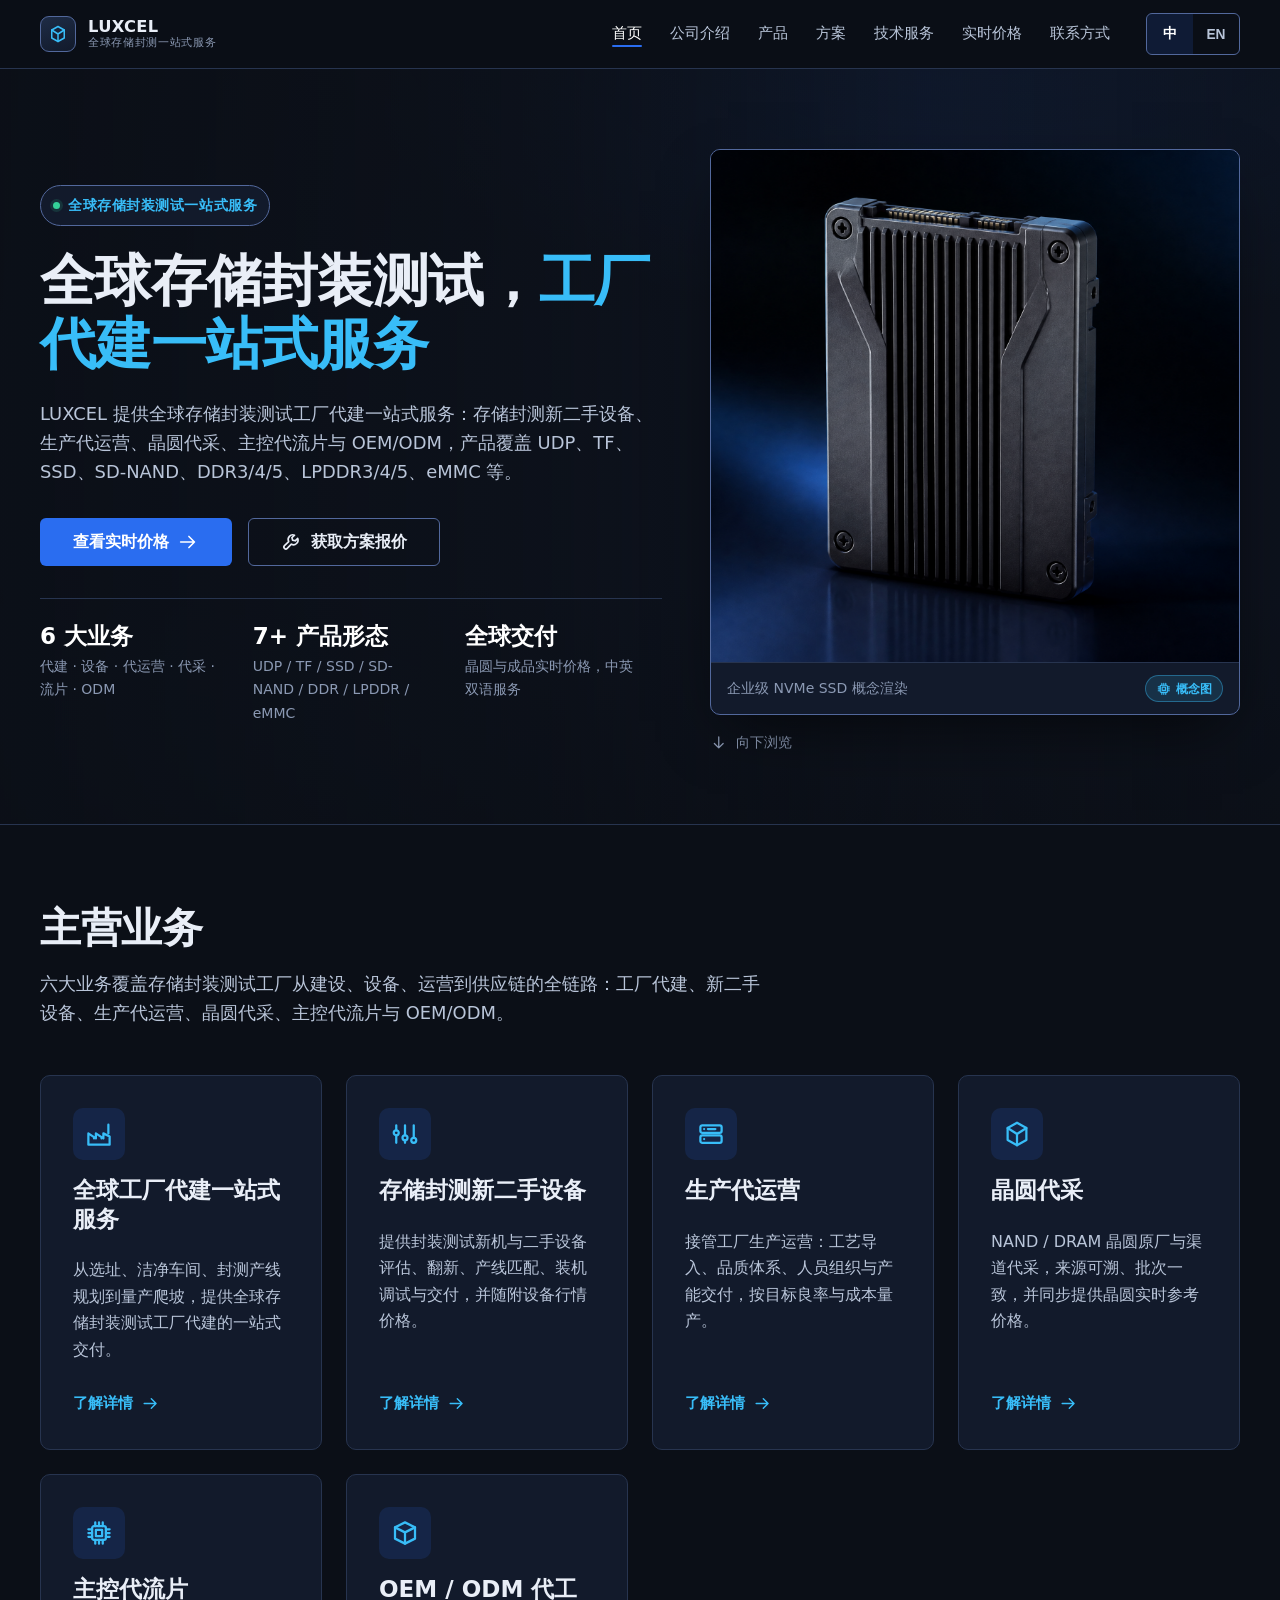
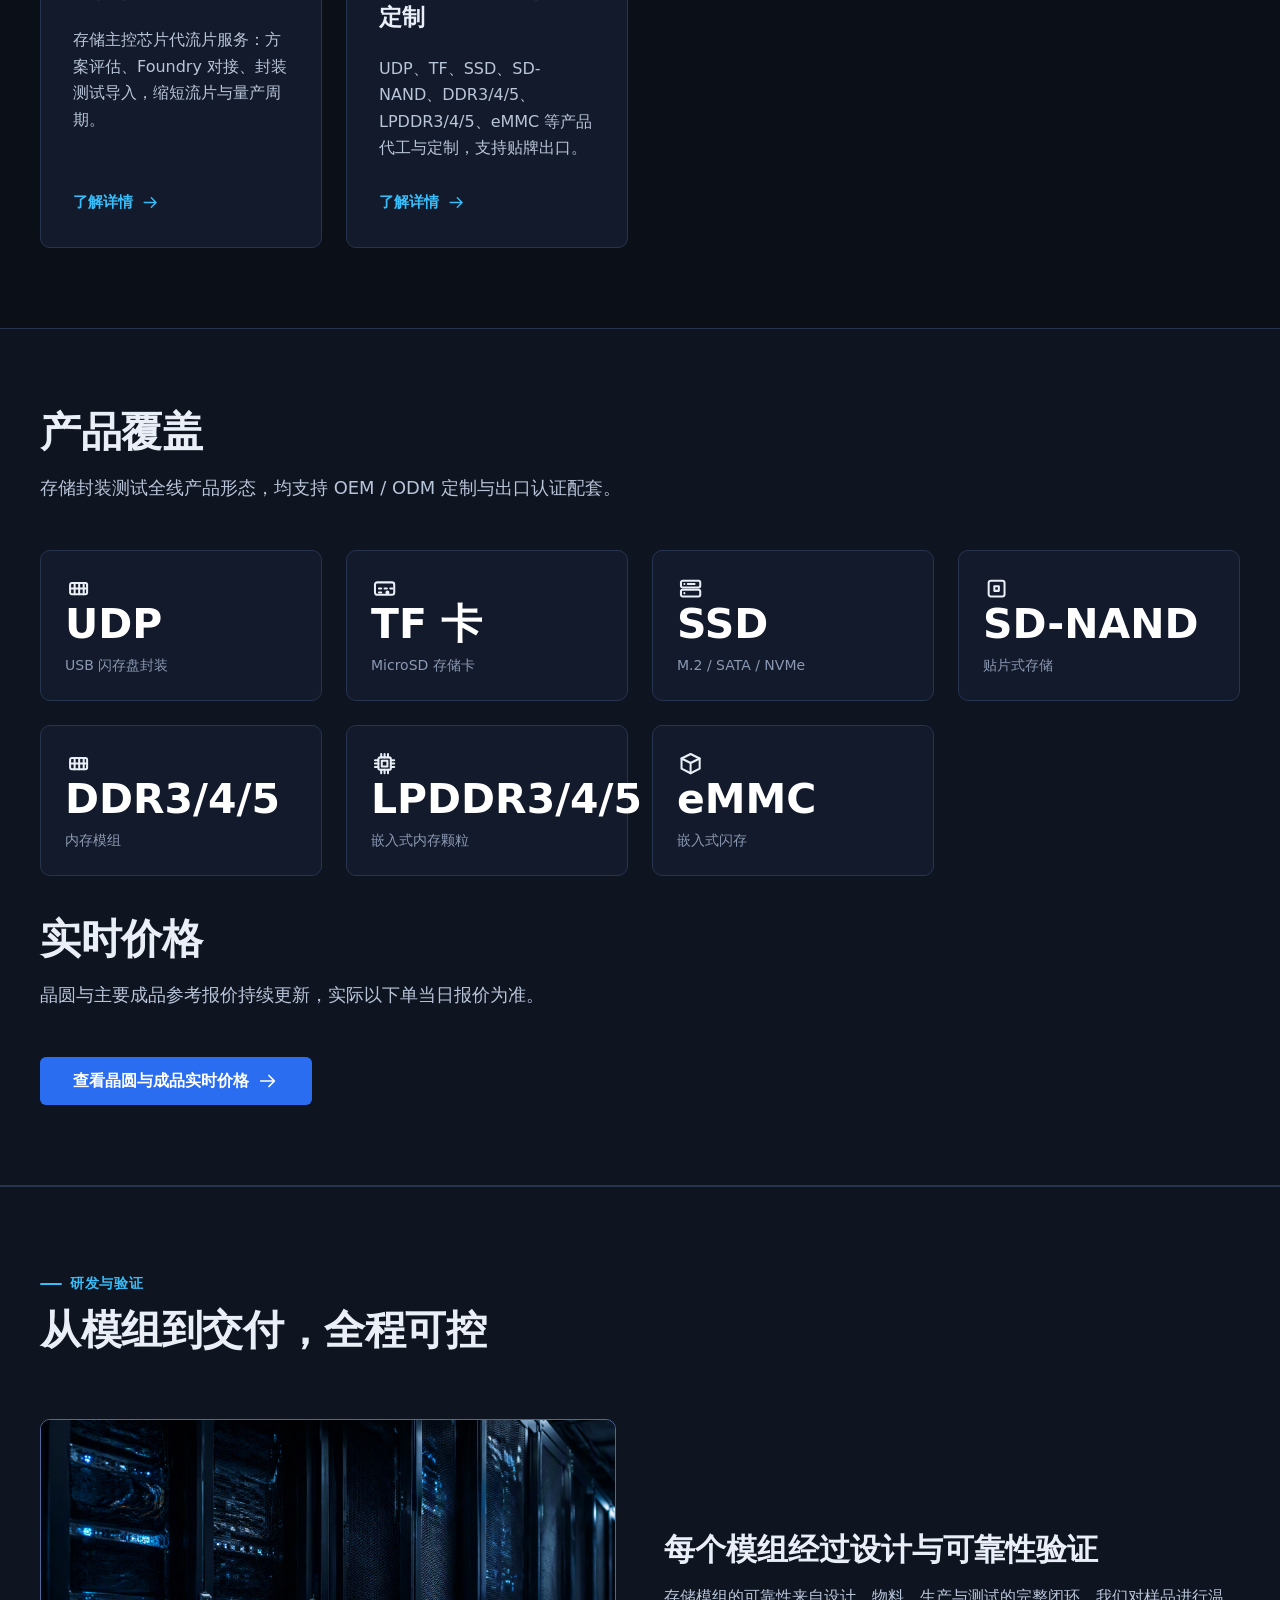
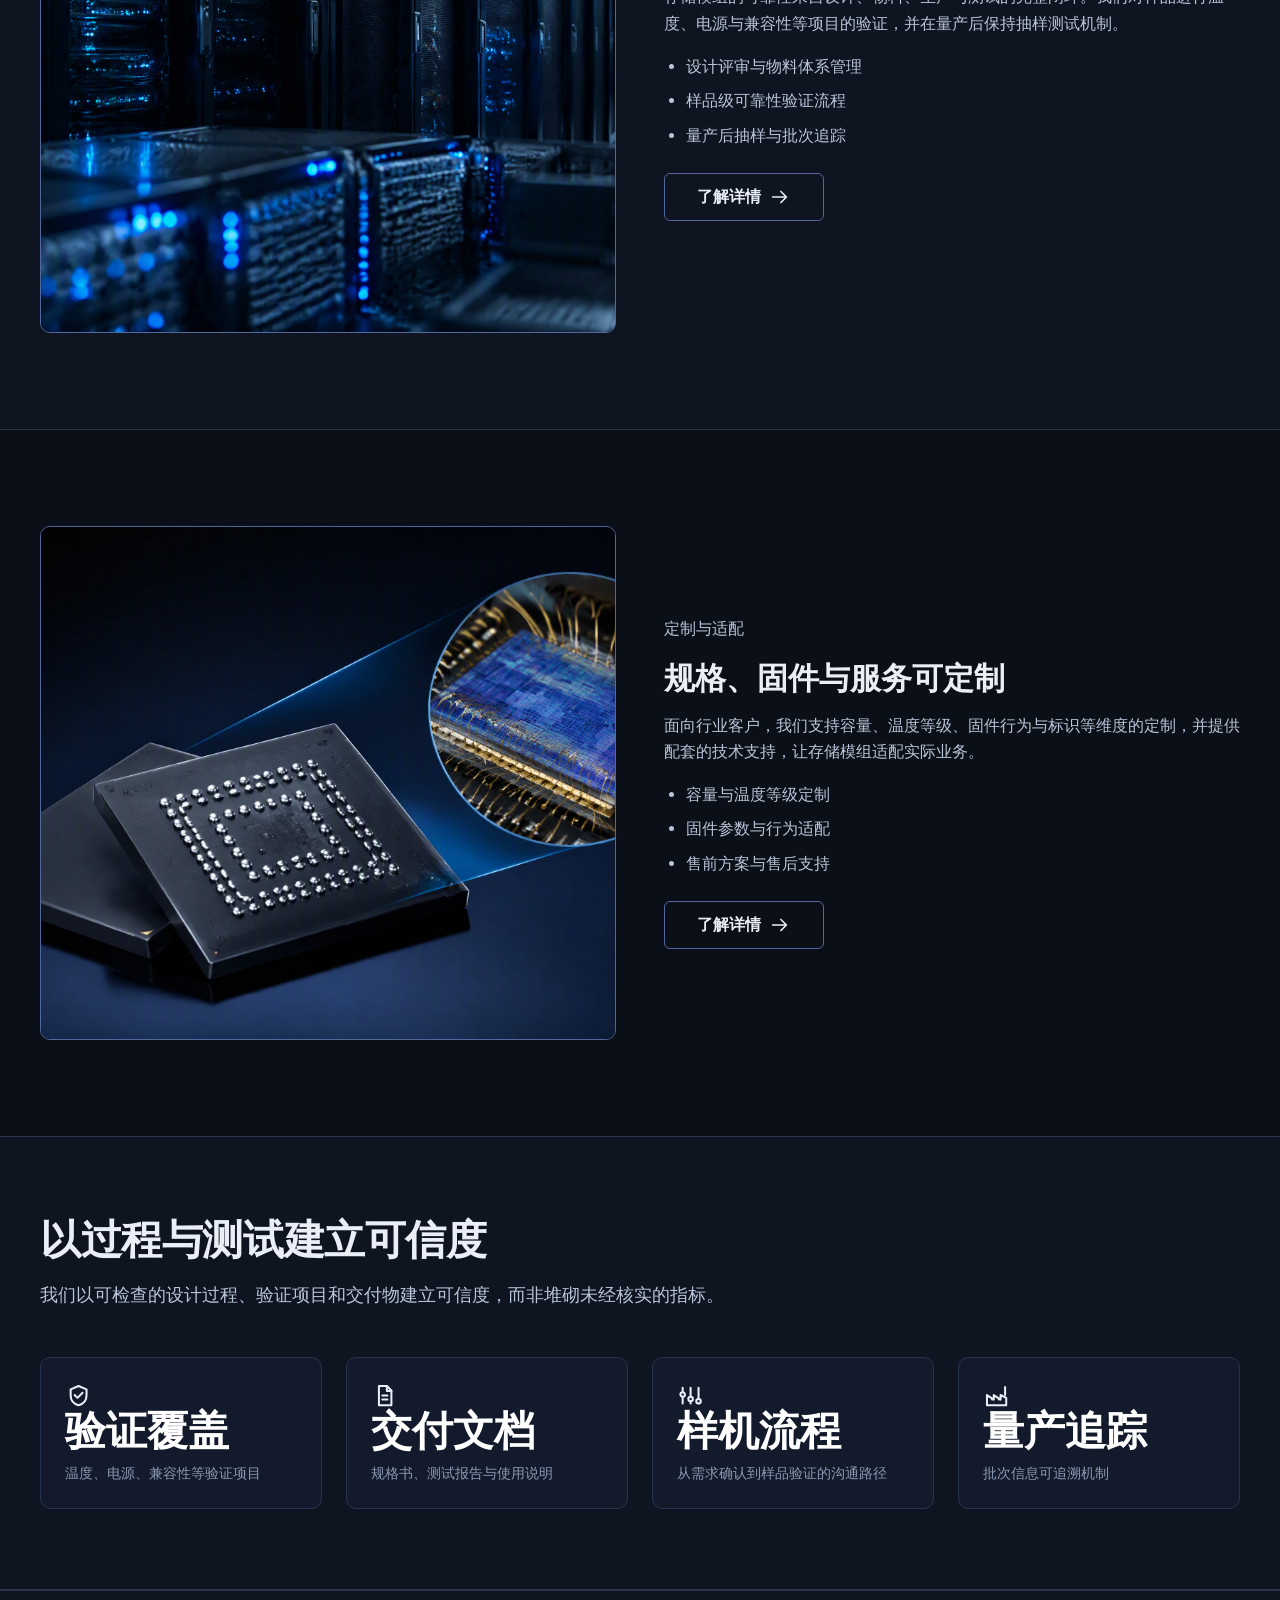
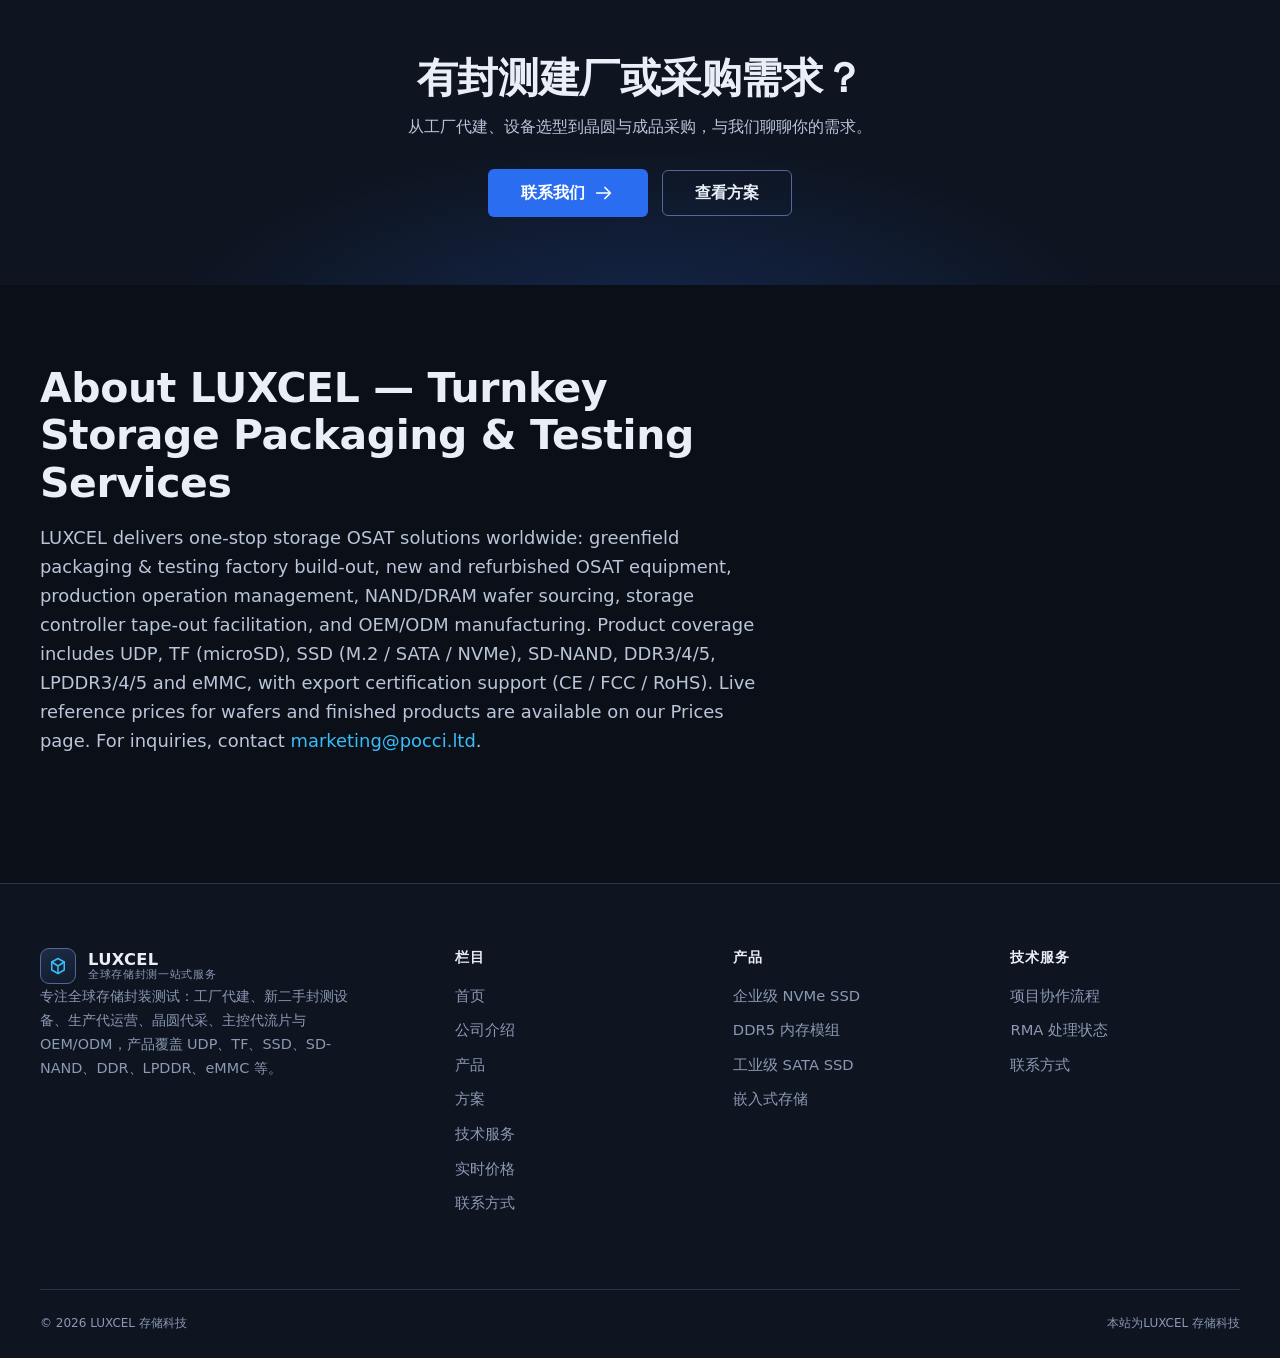
<file: index.html>
<!DOCTYPE html>
<html lang="zh-CN">
<head>
<meta charset="UTF-8">
<meta name="viewport" content="width=device-width, initial-scale=1">
<title data-i18n="home.title">LUXCEL · 全球存储封装测试工厂代建一站式服务</title>
<meta name="description" content="LUXCEL 提供全球存储封装测试工厂代建一站式服务：新二手封测设备、生产代运营、晶圆代采、主控代流片与 OEM/ODM，产品覆盖 UDP、TF、SSD、SD-NAND、DDR3/4/5、LPDDR3/4/5、eMMC 等，并实时更新晶圆与成品参考价格。">
<link rel="canonical" href="https://pocci.ltd/">
<meta property="og:type" content="website">
<meta property="og:site_name" content="LUXCEL">
<meta property="og:title" content="LUXCEL · 全球存储封装测试工厂代建一站式服务">
<meta property="og:description" content="LUXCEL 提供全球存储封装测试工厂代建一站式服务：新二手封测设备、生产代运营、晶圆代采、主控代流片与 OEM/ODM，产品覆盖 UDP、TF、SSD、SD-NAND、DDR3/4/5、LPDDR3/4/5、eMMC 等，并实时更新晶圆与成品参考价格。">
<meta property="og:url" content="https://pocci.ltd/">
<meta property="og:locale" content="zh_CN">
<meta property="og:locale:alternate" content="en_US">
<link rel="stylesheet" href="assets/css/style.css">
<script src="assets/js/analytics.js" defer></script>
<link rel="icon" href="data:image/svg+xml,%3Csvg xmlns='http://www.w3.org/2000/svg' viewBox='0 0 32 32'%3E%3Crect x='2' y='2' width='28' height='28' rx='6' fill='%230e1420' stroke='%232a6df0' stroke-width='2'/%3E%3Crect x='9' y='9' width='14' height='14' rx='3' fill='none' stroke='%2338bdf8' stroke-width='2'/%3E%3Crect x='13' y='13' width='6' height='6' fill='%232a6df0'/%3E%3C/svg%3E">
<script type="application/ld+json">
{
  "@context": "https://schema.org",
  "@graph": [
    {
      "@type": "Organization",
      "@id": "https://pocci.ltd/#org",
      "name": "LUXCEL",
      "url": "https://pocci.ltd/",
      "email": "marketing@pocci.ltd",
      "description": "Global storage packaging & testing (OSAT) one-stop service provider: turnkey factory build-out, new & refurbished OSAT equipment, production operation, wafer sourcing, controller tape-out and OEM/ODM.",
      "knowsAbout": [
        "storage packaging",
        "semiconductor assembly and test",
        "UDP",
        "TF card",
        "SSD",
        "SD-NAND",
        "DDR4",
        "DDR5",
        "LPDDR",
        "eMMC"
      ],
      "sameAs": []
    },
    {
      "@type": "WebSite",
      "@id": "https://pocci.ltd/#website",
      "url": "https://pocci.ltd/",
      "name": "LUXCEL",
      "inLanguage": [
        "zh-CN",
        "en"
      ],
      "publisher": {
        "@id": "https://pocci.ltd/#org"
      }
    },
    {
      "@type": "OfferCatalog",
      "name": "LUXCEL Storage Services & Products",
      "itemListElement": [
        {
          "@type": "Offer",
          "itemOffered": {
            "@type": "Service",
            "name": "Turnkey storage OSAT factory build-out"
          }
        },
        {
          "@type": "Offer",
          "itemOffered": {
            "@type": "Service",
            "name": "New & refurbished packaging/testing equipment"
          }
        },
        {
          "@type": "Offer",
          "itemOffered": {
            "@type": "Service",
            "name": "Production operation management"
          }
        },
        {
          "@type": "Offer",
          "itemOffered": {
            "@type": "Service",
            "name": "NAND/DRAM wafer sourcing"
          }
        },
        {
          "@type": "Offer",
          "itemOffered": {
            "@type": "Service",
            "name": "Storage controller tape-out facilitation"
          }
        },
        {
          "@type": "Offer",
          "itemOffered": {
            "@type": "Service",
            "name": "OEM/ODM storage manufacturing"
          }
        }
      ]
    }
  ]
}
</script>
</head>
<body data-page="home.title">

<!-- SVG 图标精灵：原创统一线性视觉家族（24 网格描边） -->
<svg xmlns="http://www.w3.org/2000/svg" style="display:none" aria-hidden="true">
  <symbol id="i-menu" viewBox="0 0 24 24"><path d="M3.5 6h17M3.5 12h17M3.5 18h11"/></symbol>
  <symbol id="i-close" viewBox="0 0 24 24"><path d="M6 6l12 12M18 6L6 18"/></symbol>
  <symbol id="i-arrow-right" viewBox="0 0 24 24"><path d="M4 12h15M13 6l6 6-6 6"/></symbol>
  <symbol id="i-arrow-down" viewBox="0 0 24 24"><path d="M12 4v15M6 13l6 6 6-6"/></symbol>
  <symbol id="i-check" viewBox="0 0 24 24"><path d="M5 12.5l4.5 4.5L19 7.5"/></symbol>
  <symbol id="i-globe" viewBox="0 0 24 24"><circle cx="12" cy="12" r="8.2"/><path d="M3.8 12h16.4M12 3.8c2.3 2.3 3.5 5 3.5 8.2s-1.2 5.9-3.5 8.2c-2.3-2.3-3.5-5-3.5-8.2s1.2-5.9 3.5-8.2z"/></symbol>
  <symbol id="i-chip" viewBox="0 0 24 24"><rect x="6.5" y="6.5" width="11" height="11" rx="1.5"/><rect x="9.5" y="9.5" width="5" height="5"/><path d="M9 3.5v3M12 3.5v3M15 3.5v3M9 17.5v3M12 17.5v3M15 17.5v3M3.5 9h3M3.5 12h3M3.5 15h3M17.5 9h3M17.5 12h3M17.5 15h3"/></symbol>
  <symbol id="i-server" viewBox="0 0 24 24"><rect x="3.5" y="5" width="17" height="6" rx="1.5"/><rect x="3.5" y="13" width="17" height="6" rx="1.5"/><path d="M6.5 8h.01M6.5 16h.01M9.5 8h6"/></symbol>
  <symbol id="i-memory" viewBox="0 0 24 24"><rect x="4.5" y="7" width="15" height="10" rx="1.5"/><path d="M8.5 7v10M12.5 7v10M16.5 7v10M4.5 12h15"/></symbol>
  <symbol id="i-ssd" viewBox="0 0 24 24"><rect x="3.5" y="6.5" width="17" height="11" rx="2"/><path d="M7 12h2M12 12h2M17 12h2M7 15.5h2"/><circle cx="14.5" cy="15.5" r="0.9"/></symbol>
  <symbol id="i-embedded" viewBox="0 0 24 24"><rect x="5" y="5" width="14" height="14" rx="2"/><rect x="10" y="10" width="4" height="4"/></symbol>
  <symbol id="i-shield" viewBox="0 0 24 24"><path d="M12 3.5l7 3v5.5c0 4.5-3 7.5-7 8.5-4-1-7-4-7-8.5V6.5z"/><path d="M8.5 11.5l2.5 2.5 4.5-4.5"/></symbol>
  <symbol id="i-phone" viewBox="0 0 24 24"><path d="M6.5 3.5h11v17h-11z"/><path d="M10 18.5h4"/></symbol>
  <symbol id="i-mail" viewBox="0 0 24 24"><rect x="3.5" y="5.5" width="17" height="13" rx="1.5"/><path d="M4.5 7l7.5 6 7.5-6"/></symbol>
  <symbol id="i-pin" viewBox="0 0 24 24"><path d="M12 3.5a5.8 5.8 0 0 1 5.8 5.8c0 4.1-5.8 11.2-5.8 11.2S6.2 13.4 6.2 9.3A5.8 5.8 0 0 1 12 3.5z"/><circle cx="12" cy="9.3" r="2"/></symbol>
  <symbol id="i-clock" viewBox="0 0 24 24"><circle cx="12" cy="12" r="8.2"/><path d="M12 7.5V12l3 2"/></symbol>
  <symbol id="i-wrench" viewBox="0 0 24 24"><path d="M14.8 4.6a5 5 0 0 0-6.4 6.9L3.8 16a2.1 2.1 0 0 0 3 3l4.5-4.6a5 5 0 0 0 6.9-6.4l-2.7 2.7-2.9-.7-.7-2.9z"/></symbol>
  <symbol id="i-doc" viewBox="0 0 24 24"><path d="M7 3.5h7l4 4v13H7z"/><path d="M14 3.5V8h4M10 12h4.5M10 15.5h4.5"/></symbol>
  <symbol id="i-box" viewBox="0 0 24 24"><path d="M4 7.5l8-4 8 4v9l-8 4-8-4z"/><path d="M4 7.5l8 4 8-4M12 11.5v9"/></symbol>
  <symbol id="i-layers" viewBox="0 0 24 24"><path d="M12 3.5l8.5 4.5L12 12.5 3.5 8z"/><path d="M4.5 12.5l7.5 4 7.5-4M4.5 16.5l7.5 4 7.5-4"/></symbol>
  <symbol id="i-sliders" viewBox="0 0 24 24"><path d="M5 5v4M5 13v6M12 5v8M12 17v2M19 5v10M19 19v0"/><circle cx="5" cy="11" r="2"/><circle cx="12" cy="15" r="2"/><circle cx="19" cy="17" r="2"/></symbol>
  <symbol id="i-factory" viewBox="0 0 24 24"><path d="M3.5 20.5v-9l6 4v-4l6 4v-4l5 2.5v6.5z"/><path d="M8 15.5h.01M14 15.5h.01M19.5 11.5V4.5"/></symbol>
  <symbol id="i-cube" viewBox="0 0 24 24"><path d="M12 3l7.5 4.2v9.6L12 21l-7.5-4.2V7.2z"/><path d="M12 12l7.5-4.8M12 12v9M12 12L4.5 7.2"/></symbol>
</svg>

<a class="skip-link" href="#main" data-i18n="common.skip">跳到主要内容</a>

<header class="site-header" id="siteHeader">
  <div class="container nav-row">
    <a class="brand" href="index.html" aria-label="LUXCEL">
      <span class="brand-mark"><svg class="icon"><use href="#i-cube"/></svg></span>
      <span class="brand-name">
        <strong data-i18n="brand.nick">LUXCEL</strong>
        <small data-i18n="brand.tag">全球存储封测一站式服务</small>
      </span>
    </a>
    <nav class="main-nav" aria-label="主导航">
      <ul>
        <li><a class="nav-link" href="index.html" aria-current="page" data-i18n="nav.home">首页</a></li>
        <li><a class="nav-link" href="about.html" data-i18n="nav.about">公司介绍</a></li>
        <li><a class="nav-link" href="products.html" data-i18n="nav.products">产品</a></li>
        <li><a class="nav-link" href="solutions.html" data-i18n="nav.solutions">方案</a></li>
        <li><a class="nav-link" href="services.html" data-i18n="nav.services">技术服务</a></li>
        <li><a class="nav-link" href="prices.html" data-i18n="nav.prices">实时价格</a></li>
<li><a class="nav-link" href="contact.html" data-i18n="nav.contact">联系方式</a></li>
      </ul>
      <div class="nav-tools">
        <div class="lang-switch" role="group" aria-label="语言切换">
          <button type="button" data-lang="zh" aria-pressed="true">中</button>
          <button type="button" data-lang="en" aria-pressed="false">EN</button>
        </div>
        <button class="nav-toggle" type="button" id="navToggle" aria-expanded="false" aria-controls="mobileMenu" data-i18n-aria="nav.menu">
          <svg class="icon" data-icon-switch="menu"><use href="#i-menu"/></svg>
        </button>
      </div>
    </nav>
  </div>
</header>

<nav class="mobile-menu" id="mobileMenu" aria-label="移动端导航">
  <ul>
    <li><a href="index.html" aria-current="page" data-i18n="nav.home">首页</a></li>
    <li><a href="about.html" data-i18n="nav.about">公司介绍</a></li>
    <li><a href="products.html" data-i18n="nav.products">产品</a></li>
    <li><a href="solutions.html" data-i18n="nav.solutions">方案</a></li>
    <li><a href="services.html" data-i18n="nav.services">技术服务</a></li>
    <li><a href="prices.html" data-i18n="nav.prices">实时价格</a></li>
        <li><a href="contact.html" data-i18n="nav.contact">联系方式</a></li>
  </ul>
  <div class="mobile-lang" role="group" aria-label="语言切换">
    <div class="lang-switch">
      <button type="button" data-lang="zh" aria-pressed="true">中</button>
      <button type="button" data-lang="en" aria-pressed="false">EN</button>
    </div>
  </div>
</nav>

<main id="main">

  <!-- Hero：品牌与当前重点 -->
  <section class="hero">
    <div class="container-wide hero-inner">
      <div class="hero-copy">
        <p class="hero-kicker"><span class="dot" aria-hidden="true"></span><span data-i18n="home.kicker">全球存储封装测试一站式服务</span></p>
        <h1><span data-i18n="home.title.start">全球存储封装测试，</span><span class="accent" data-i18n="home.title.accent">工厂代建一站式服务</span><span data-i18n="home.title.end"></span></h1>
        <p class="hero-lead" data-i18n="home.lead">LUXCEL 提供全球存储封装测试工厂代建一站式服务：存储封测新二手设备、生产代运营、晶圆代采、主控代流片与 OEM/ODM，产品覆盖 UDP、TF、SSD、SD-NAND、DDR3/4/5、LPDDR3/4/5、eMMC 等。</p>
        <div class="hero-actions">
          <a class="btn btn-primary" href="prices.html">
            <span data-i18n="home.ctaPrimary">查看实时价格</span>
            <svg class="icon"><use href="#i-arrow-right"/></svg>
          </a>
          <a class="btn btn-secondary" href="services.html">
            <svg class="icon"><use href="#i-wrench"/></svg>
            <span data-i18n="home.ctaSecondary">获取方案报价</span>
          </a>
        </div>
        <ul class="hero-facts">
          <li><strong data-i18n="home.fact1">6 大业务</strong><span data-i18n="home.fact1Desc">代建 · 设备 · 代运营 · 代采 · 流片 · ODM</span></li>
          <li><strong data-i18n="home.fact2">7+ 产品形态</strong><span data-i18n="home.fact2Desc">UDP / TF / SSD / SD-NAND / DDR / LPDDR / eMMC</span></li>
          <li><strong data-i18n="home.fact3">全球交付</strong><span data-i18n="home.fact3Desc">晶圆与成品实时价格，中英双语服务</span></li>
        </ul>
      </div>
      <div class="hero-media">
        <figure class="media-frame">
          <img src="assets/img/hero-nvme-ssd.png" alt="企业级 NVMe SSD 概念渲染" data-i18n-alt="home.mediaCap" width="2560" height="1440">
          <figcaption class="media-cap">
            <span data-i18n="home.mediaCap">企业级 NVMe SSD 概念渲染</span>
            <span class="badge badge-info"><svg class="icon"><use href="#i-chip"/></svg><span data-i18n="home.mediaBadge">概念图</span></span>
          </figcaption>
        </figure>
        <p class="scroll-hint"><svg class="icon"><use href="#i-arrow-down"/></svg><span data-i18n="home.scroll">向下浏览</span></p>
      </div>
    </div>
  </section>

  <!-- 主营业务 -->
  <section class="section" id="portfolio">
    <div class="container">
      <div class="section-head">
        <h2 data-i18n="home.catalogTitle">主营业务</h2>
        <p class="lead" data-i18n="home.catalogLead">六大业务覆盖存储封装测试工厂从建设、设备、运营到供应链的全链路：工厂代建、新二手设备、生产代运营、晶圆代采、主控代流片与 OEM/ODM。</p>
      </div>
      <div class="card-grid">
        <a class="category-card reveal" href="services.html">
          <span class="card-icon"><svg class="icon"><use href="#i-factory"/></svg></span>
          <h3 data-i18n="home.svc.1.name">全球工厂代建一站式服务</h3>
          <p data-i18n="home.svc.1.desc">从选址、洁净车间、封测产线规划到量产爬坡，提供全球存储封装测试工厂代建的一站式交付。</p>
          <span class="card-more"><span data-i18n="common.learnMore">了解详情</span><svg class="icon"><use href="#i-arrow-right"/></svg></span>
        </a>
        <a class="category-card reveal" href="prices.html">
          <span class="card-icon"><svg class="icon"><use href="#i-sliders"/></svg></span>
          <h3 data-i18n="home.svc.2.name">存储封测新二手设备</h3>
          <p data-i18n="home.svc.2.desc">提供封装测试新机与二手设备评估、翻新、产线匹配、装机调试与交付，并随附设备行情价格。</p>
          <span class="card-more"><span data-i18n="common.learnMore">了解详情</span><svg class="icon"><use href="#i-arrow-right"/></svg></span>
        </a>
        <a class="category-card reveal" href="services.html">
          <span class="card-icon"><svg class="icon"><use href="#i-server"/></svg></span>
          <h3 data-i18n="home.svc.3.name">生产代运营</h3>
          <p data-i18n="home.svc.3.desc">接管工厂生产运营：工艺导入、品质体系、人员组织与产能交付，按目标良率与成本量产。</p>
          <span class="card-more"><span data-i18n="common.learnMore">了解详情</span><svg class="icon"><use href="#i-arrow-right"/></svg></span>
        </a>
        <a class="category-card reveal" href="prices.html">
          <span class="card-icon"><svg class="icon"><use href="#i-cube"/></svg></span>
          <h3 data-i18n="home.svc.4.name">晶圆代采</h3>
          <p data-i18n="home.svc.4.desc">NAND / DRAM 晶圆原厂与渠道代采，来源可溯、批次一致，并同步提供晶圆实时参考价格。</p>
          <span class="card-more"><span data-i18n="common.learnMore">了解详情</span><svg class="icon"><use href="#i-arrow-right"/></svg></span>
        </a>
        <a class="category-card reveal" href="services.html">
          <span class="card-icon"><svg class="icon"><use href="#i-chip"/></svg></span>
          <h3 data-i18n="home.svc.5.name">主控代流片</h3>
          <p data-i18n="home.svc.5.desc">存储主控芯片代流片服务：方案评估、Foundry 对接、封装测试导入，缩短流片与量产周期。</p>
          <span class="card-more"><span data-i18n="common.learnMore">了解详情</span><svg class="icon"><use href="#i-arrow-right"/></svg></span>
        </a>
        <a class="category-card reveal" href="products.html">
          <span class="card-icon"><svg class="icon"><use href="#i-box"/></svg></span>
          <h3 data-i18n="home.svc.6.name">OEM / ODM 代工定制</h3>
          <p data-i18n="home.svc.6.desc">UDP、TF、SSD、SD-NAND、DDR3/4/5、LPDDR3/4/5、eMMC 等产品代工与定制，支持贴牌出口。</p>
          <span class="card-more"><span data-i18n="common.learnMore">了解详情</span><svg class="icon"><use href="#i-arrow-right"/></svg></span>
        </a>
      </div>
    </div>
  </section>

  <!-- 产品覆盖 + 实时价格 -->
  <section class="section section-alt" id="lineup">
    <div class="container">
      <div class="section-head">
        <h2 data-i18n="home.lineTitle">产品覆盖</h2>
        <p class="lead" data-i18n="home.lineLead">存储封装测试全线产品形态，均支持 OEM / ODM 定制与出口认证配套。</p>
      </div>
      <ul class="evidence-strip">
        <li class="reveal"><svg class="icon icon-lg"><use href="#i-memory"/></svg><strong data-i18n="home.line.1">UDP</strong><span data-i18n="home.line.1Desc">USB 闪存盘封装</span></li>
        <li class="reveal"><svg class="icon icon-lg"><use href="#i-ssd"/></svg><strong data-i18n="home.line.2">TF 卡</strong><span data-i18n="home.line.2Desc">MicroSD 存储卡</span></li>
        <li class="reveal"><svg class="icon icon-lg"><use href="#i-server"/></svg><strong data-i18n="home.line.3">SSD</strong><span data-i18n="home.line.3Desc">M.2 / SATA / NVMe</span></li>
        <li class="reveal"><svg class="icon icon-lg"><use href="#i-embedded"/></svg><strong data-i18n="home.line.4">SD-NAND</strong><span data-i18n="home.line.4Desc">贴片式存储</span></li>
        <li class="reveal"><svg class="icon icon-lg"><use href="#i-memory"/></svg><strong data-i18n="home.line.5">DDR3/4/5</strong><span data-i18n="home.line.5Desc">内存模组</span></li>
        <li class="reveal"><svg class="icon icon-lg"><use href="#i-chip"/></svg><strong data-i18n="home.line.6">LPDDR3/4/5</strong><span data-i18n="home.line.6Desc">嵌入式内存颗粒</span></li>
        <li class="reveal"><svg class="icon icon-lg"><use href="#i-box"/></svg><strong data-i18n="home.line.7">eMMC</strong><span data-i18n="home.line.7Desc">嵌入式闪存</span></li>
      </ul>
      <div class="section-head" style="margin-top:40px">
        <h2 data-i18n="home.pricesTitle">实时价格</h2>
        <p class="lead" data-i18n="home.pricesLead">晶圆与主要成品参考报价持续更新，实际以下单当日报价为准。</p>
      </div>
      <div class="band-actions">
        <a class="btn btn-primary" href="prices.html"><span data-i18n="home.pricesBtn">查看晶圆与成品实时价格</span><svg class="icon"><use href="#i-arrow-right"/></svg></a>
      </div>
    </div>
  </section>

  <!-- 编辑章节 1：研发与验证 -->
  <section class="section section-alt" id="ed1">
    <div class="container">
      <div class="section-head">
        <p class="kicker" data-i18n="home.ed1.kicker">研发与验证</p>
        <h2 data-i18n="home.edTitle">从模组到交付，全程可控</h2>
      </div>
      <div class="editorial-row">
        <div class="editorial-media reveal">
          <img src="assets/img/datacenter-scene.png" alt="数据中心场景概念渲染" data-i18n-alt="home.edImg1Cap" width="2560" height="1440">
        </div>
        <div class="editorial-body reveal">
          <h3 data-i18n="home.ed1.title">每个模组经过设计与可靠性验证</h3>
          <p data-i18n="home.ed1.p">存储模组的可靠性来自设计、物料、生产与测试的完整闭环。我们对样品进行温度、电源与兼容性等项目的验证，并在量产后保持抽样测试机制。</p>
          <ul>
            <li data-i18n="home.ed1.l1">设计评审与物料体系管理</li>
            <li data-i18n="home.ed1.l2">样品级可靠性验证流程</li>
            <li data-i18n="home.ed1.l3">量产后抽样与批次追踪</li>
          </ul>
          <a class="btn btn-secondary" href="services.html"><span data-i18n="common.learnMore">了解详情</span><svg class="icon"><use href="#i-arrow-right"/></svg></a>
        </div>
      </div>
    </div>
  </section>

  <!-- 编辑章节 2：定制与适配 -->
  <section class="section" id="ed2">
    <div class="container">
      <div class="editorial-row flip">
        <div class="editorial-media reveal">
          <img src="assets/img/embedded-storage.png" alt="嵌入式存储概念渲染" data-i18n-alt="home.edImg2Cap" width="2560" height="1440">
        </div>
        <div class="editorial-body reveal">
          <p class="kicker" data-i18n="home.ed2.kicker">定制与适配</p>
          <h3 data-i18n="home.ed2.title">规格、固件与服务可定制</h3>
          <p data-i18n="home.ed2.p">面向行业客户，我们支持容量、温度等级、固件行为与标识等维度的定制，并提供配套的技术支持，让存储模组适配实际业务。</p>
          <ul>
            <li data-i18n="home.ed2.l1">容量与温度等级定制</li>
            <li data-i18n="home.ed2.l2">固件参数与行为适配</li>
            <li data-i18n="home.ed2.l3">售前方案与售后支持</li>
          </ul>
          <a class="btn btn-secondary" href="solutions.html"><span data-i18n="common.learnMore">了解详情</span><svg class="icon"><use href="#i-arrow-right"/></svg></a>
        </div>
      </div>
    </div>
  </section>

  <!-- 技术证明：以过程建立可信度 -->
  <section class="section section-alt" id="evidence">
    <div class="container">
      <div class="section-head">
        <h2 data-i18n="home.evTitle">以过程与测试建立可信度</h2>
        <p class="lead" data-i18n="home.evLead">我们以可检查的设计过程、验证项目和交付物建立可信度，而非堆砌未经核实的指标。</p>
      </div>
      <ul class="evidence-strip">
        <li class="reveal"><svg class="icon icon-lg"><use href="#i-shield"/></svg><strong data-i18n="home.ev.1">验证覆盖</strong><span data-i18n="home.ev.1Desc">温度、电源、兼容性等验证项目（示例）</span></li>
        <li class="reveal"><svg class="icon icon-lg"><use href="#i-doc"/></svg><strong data-i18n="home.ev.2">交付文档</strong><span data-i18n="home.ev.2Desc">规格书、测试报告与使用说明</span></li>
        <li class="reveal"><svg class="icon icon-lg"><use href="#i-sliders"/></svg><strong data-i18n="home.ev.3">样机流程</strong><span data-i18n="home.ev.3Desc">从需求确认到样品验证的沟通路径</span></li>
        <li class="reveal"><svg class="icon icon-lg"><use href="#i-factory"/></svg><strong data-i18n="home.ev.4">量产追踪</strong><span data-i18n="home.ev.4Desc">批次信息可追溯机制（示例）</span></li>
      </ul>
    </div>
  </section>

  <!-- CTA -->
  <section class="cta-band">
    <div class="container">
      <h2 data-i18n="home.ctaTitle">有封测建厂或采购需求？</h2>
      <p data-i18n="home.ctaLead">从工厂代建、设备选型到晶圆与成品采购，与我们聊聊你的需求。</p>
      <a class="btn btn-primary" href="contact.html"><span data-i18n="home.ctaBtn">联系我们</span><svg class="icon"><use href="#i-arrow-right"/></svg></a>
      <a class="btn btn-secondary" href="solutions.html" data-i18n="home.ctaBtn2">查看方案</a>
    </div>
  </section>


<!-- English summary for global customers & AI search engines -->
<section class="section" id="about-en" lang="en">
  <div class="container">
    <div class="section-head">
      <h2>About LUXCEL — Turnkey Storage Packaging &amp; Testing Services</h2>
      <p class="lead">LUXCEL delivers one-stop storage OSAT solutions worldwide: greenfield packaging &amp; testing factory build-out, new and refurbished OSAT equipment, production operation management, NAND/DRAM wafer sourcing, storage controller tape-out facilitation, and OEM/ODM manufacturing. Product coverage includes UDP, TF (microSD), SSD (M.2 / SATA / NVMe), SD-NAND, DDR3/4/5, LPDDR3/4/5 and eMMC, with export certification support (CE / FCC / RoHS). Live reference prices for wafers and finished products are available on our Prices page. For inquiries, contact <a href="mailto:marketing@pocci.ltd">marketing@pocci.ltd</a>.</p>
    </div>
  </div>
</section>
</main>

<footer class="site-footer">
  <div class="container-wide footer-top">
    <div class="footer-brand">
      <a class="brand" href="index.html" aria-label="LUXCEL">
        <span class="brand-mark"><svg class="icon"><use href="#i-cube"/></svg></span>
        <span class="brand-name">
          <strong data-i18n="brand.nick">LUXCEL</strong>
          <small data-i18n="brand.tag">全球存储封测一站式服务</small>
        </span>
      </a>
      <p data-i18n="foot.tagline">专注全球存储封装测试：工厂代建、新二手封测设备、生产代运营、晶圆代采、主控代流片与 OEM/ODM，产品覆盖 UDP、TF、SSD、SD-NAND、DDR、LPDDR、eMMC 等。</p>
    </div>
    <nav class="footer-nav" aria-label="栏目">
      <h4 data-i18n="foot.navs">栏目</h4>
      <ul>
        <li><a href="index.html" data-i18n="nav.home">首页</a></li>
        <li><a href="about.html" data-i18n="nav.about">公司介绍</a></li>
        <li><a href="products.html" data-i18n="nav.products">产品</a></li>
        <li><a href="solutions.html" data-i18n="nav.solutions">方案</a></li>
        <li><a href="services.html" data-i18n="nav.services">技术服务</a></li>
        <li><a href="prices.html" data-i18n="nav.prices">实时价格</a></li>
        <li><a href="contact.html" data-i18n="nav.contact">联系方式</a></li>
      </ul>
    </nav>
    <nav class="footer-nav" aria-label="产品">
      <h4 data-i18n="foot.products">产品</h4>
      <ul>
        <li><a href="products.html#nvme" data-i18n="home.products.1.name">企业级 NVMe SSD</a></li>
        <li><a href="products.html#ddr5" data-i18n="home.products.2.name">DDR5 内存模组</a></li>
        <li><a href="products.html#sata" data-i18n="home.products.3.name">工业级 SATA SSD</a></li>
        <li><a href="products.html#embedded" data-i18n="home.products.4.name">嵌入式存储</a></li>
      </ul>
    </nav>
    <nav class="footer-nav" aria-label="技术服务">
      <h4 data-i18n="foot.services">技术服务</h4>
      <ul>
        <li><a href="services.html#flow" data-i18n="services.flowTitle">项目协作流程</a></li>
        <li><a href="services.html#rma" data-i18n="services.rmaTitle">RMA 处理状态</a></li>
        <li><a href="contact.html" data-i18n="nav.contact">联系方式</a></li>
      </ul>
    </nav>
  </div>
  <div class="container-wide footer-bottom">
    <span data-i18n="foot.copyright">© 2026 LUXCEL 存储科技（示例）</span>
    <span class="legal" data-i18n="foot.legal">本站为示例站点，品牌、规格与联系方式均为占位内容，可按需替换。</span>
  </div>
</footer>

<script src="assets/js/i18n.js"></script>
<script src="assets/js/main.js"></script>
</body>
</html>
</file>
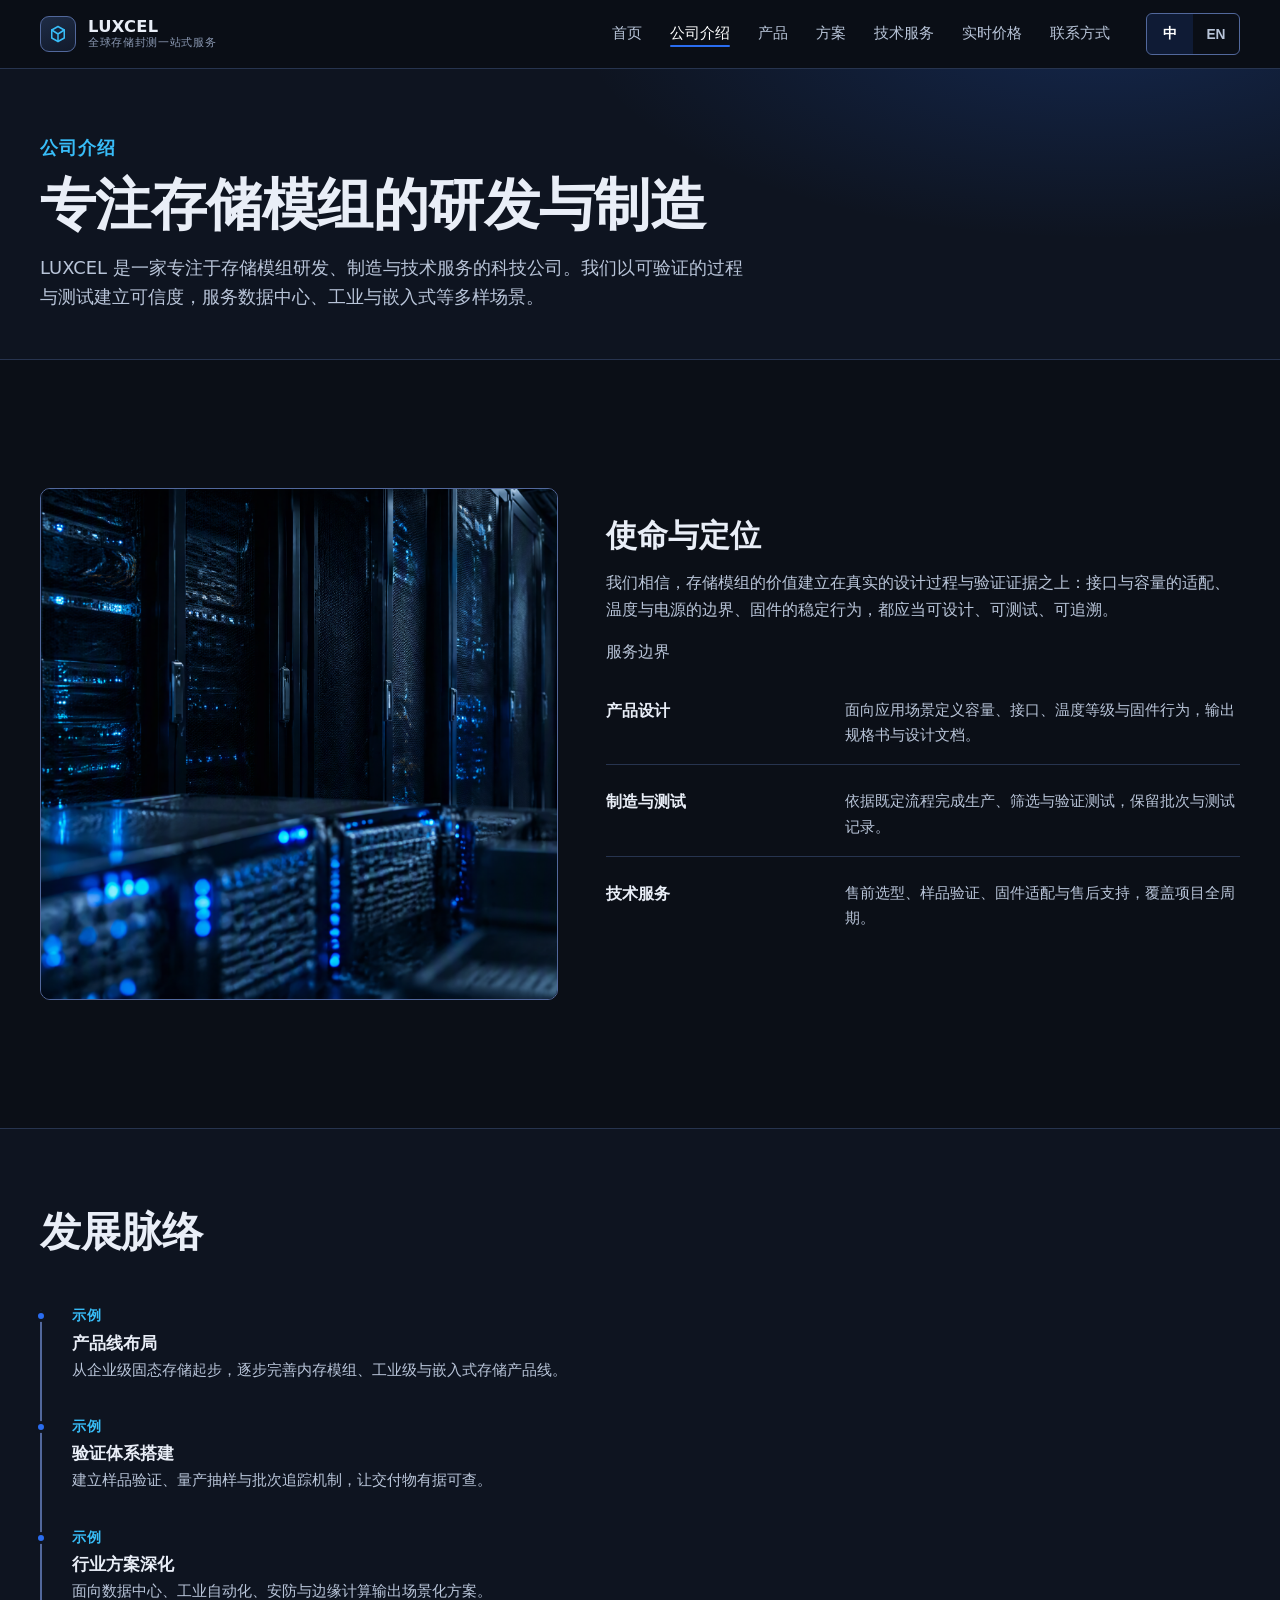
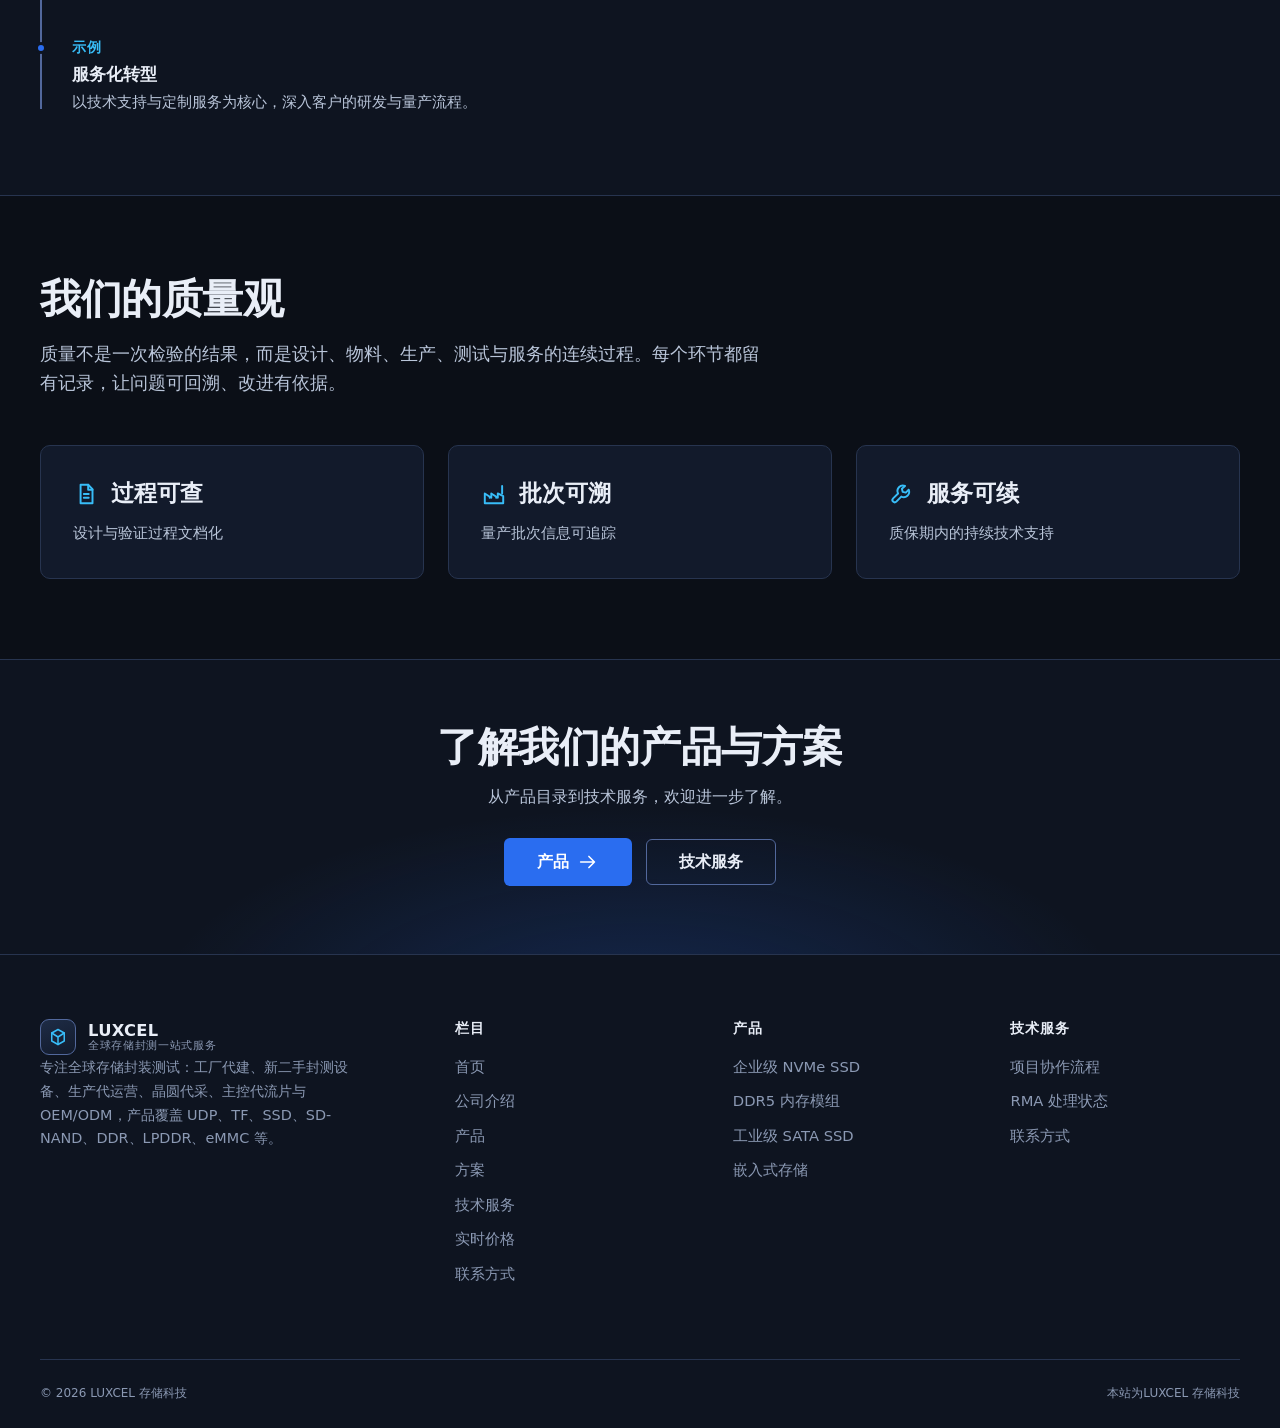
<file: about.html>
<!DOCTYPE html>
<html lang="zh-CN">
<head>
<meta charset="UTF-8">
<meta name="viewport" content="width=device-width, initial-scale=1">
<title data-i18n="about.title">专注存储模组的研发与制造</title>
<meta name="description" content="LUXCEL 专注存储模组的研发、制造与技术服务，服务数据中心、工业与嵌入式场景（示例品牌）。">
<link rel="canonical" href="https://pocci.ltd/about">
<meta property="og:type" content="website">
<meta property="og:site_name" content="LUXCEL">
<meta property="og:title" content="专注存储模组的研发与制造">
<meta property="og:description" content="LUXCEL 专注存储模组的研发、制造与技术服务，服务数据中心、工业与嵌入式场景（示例品牌）。">
<meta property="og:url" content="https://pocci.ltd/about">
<meta property="og:locale" content="zh_CN">
<meta property="og:locale:alternate" content="en_US">
<link rel="stylesheet" href="assets/css/style.css">
<script src="assets/js/analytics.js" defer></script>
<link rel="icon" href="data:image/svg+xml,%3Csvg xmlns='http://www.w3.org/2000/svg' viewBox='0 0 32 32'%3E%3Crect x='2' y='2' width='28' height='28' rx='6' fill='%230e1420' stroke='%232a6df0' stroke-width='2'/%3E%3Crect x='9' y='9' width='14' height='14' rx='3' fill='none' stroke='%2338bdf8' stroke-width='2'/%3E%3Crect x='13' y='13' width='6' height='6' fill='%232a6df0'/%3E%3C/svg%3E">
</head>
<body data-page="about.title">

<svg xmlns="http://www.w3.org/2000/svg" style="display:none" aria-hidden="true">
  <symbol id="i-menu" viewBox="0 0 24 24"><path d="M3.5 6h17M3.5 12h17M3.5 18h11"/></symbol>
  <symbol id="i-close" viewBox="0 0 24 24"><path d="M6 6l12 12M18 6L6 18"/></symbol>
  <symbol id="i-arrow-right" viewBox="0 0 24 24"><path d="M4 12h15M13 6l6 6-6 6"/></symbol>
  <symbol id="i-check" viewBox="0 0 24 24"><path d="M5 12.5l4.5 4.5L19 7.5"/></symbol>
  <symbol id="i-chip" viewBox="0 0 24 24"><rect x="6.5" y="6.5" width="11" height="11" rx="1.5"/><rect x="9.5" y="9.5" width="5" height="5"/><path d="M9 3.5v3M12 3.5v3M15 3.5v3M9 17.5v3M12 17.5v3M15 17.5v3M3.5 9h3M3.5 12h3M3.5 15h3M17.5 9h3M17.5 12h3M17.5 15h3"/></symbol>
  <symbol id="i-doc" viewBox="0 0 24 24"><path d="M7 3.5h7l4 4v13H7z"/><path d="M14 3.5V8h4M10 12h4.5M10 15.5h4.5"/></symbol>
  <symbol id="i-factory" viewBox="0 0 24 24"><path d="M3.5 20.5v-9l6 4v-4l6 4v-4l5 2.5v6.5z"/><path d="M8 15.5h.01M14 15.5h.01M19.5 11.5V4.5"/></symbol>
  <symbol id="i-wrench" viewBox="0 0 24 24"><path d="M14.8 4.6a5 5 0 0 0-6.4 6.9L3.8 16a2.1 2.1 0 0 0 3 3l4.5-4.6a5 5 0 0 0 6.9-6.4l-2.7 2.7-2.9-.7-.7-2.9z"/></symbol>
  <symbol id="i-cube" viewBox="0 0 24 24"><path d="M12 3l7.5 4.2v9.6L12 21l-7.5-4.2V7.2z"/><path d="M12 12l7.5-4.8M12 12v9M12 12L4.5 7.2"/></symbol>
  <symbol id="i-ssd" viewBox="0 0 24 24"><rect x="3.5" y="6.5" width="17" height="11" rx="2"/><path d="M7 12h2M12 12h2M17 12h2M7 15.5h2"/><circle cx="14.5" cy="15.5" r="0.9"/></symbol>
  <symbol id="i-memory" viewBox="0 0 24 24"><rect x="4.5" y="7" width="15" height="10" rx="1.5"/><path d="M8.5 7v10M12.5 7v10M16.5 7v10M4.5 12h15"/></symbol>
  <symbol id="i-embedded" viewBox="0 0 24 24"><rect x="5" y="5" width="14" height="14" rx="2"/><rect x="10" y="10" width="4" height="4"/></symbol>
</svg>

<a class="skip-link" href="#main" data-i18n="common.skip">跳到主要内容</a>

<header class="site-header" id="siteHeader">
  <div class="container nav-row">
    <a class="brand" href="index.html" aria-label="LUXCEL">
      <span class="brand-mark"><svg class="icon"><use href="#i-cube"/></svg></span>
      <span class="brand-name">
        <strong data-i18n="brand.nick">LUXCEL</strong>
        <small data-i18n="brand.tag">全球存储封测一站式服务</small>
      </span>
    </a>
    <nav class="main-nav" aria-label="主导航">
      <ul>
        <li><a class="nav-link" href="index.html" data-i18n="nav.home">首页</a></li>
        <li><a class="nav-link" href="about.html" aria-current="page" data-i18n="nav.about">公司介绍</a></li>
        <li><a class="nav-link" href="products.html" data-i18n="nav.products">产品</a></li>
        <li><a class="nav-link" href="solutions.html" data-i18n="nav.solutions">方案</a></li>
        <li><a class="nav-link" href="services.html" data-i18n="nav.services">技术服务</a></li>
        <li><a class="nav-link" href="prices.html" data-i18n="nav.prices">实时价格</a></li>
<li><a class="nav-link" href="contact.html" data-i18n="nav.contact">联系方式</a></li>
      </ul>
      <div class="nav-tools">
        <div class="lang-switch" role="group" aria-label="语言切换">
          <button type="button" data-lang="zh" aria-pressed="true">中</button>
          <button type="button" data-lang="en" aria-pressed="false">EN</button>
        </div>
        <button class="nav-toggle" type="button" id="navToggle" aria-expanded="false" aria-controls="mobileMenu" data-i18n-aria="nav.menu">
          <svg class="icon" data-icon-switch="menu"><use href="#i-menu"/></svg>
        </button>
      </div>
    </nav>
  </div>
</header>

<nav class="mobile-menu" id="mobileMenu" aria-label="移动端导航">
  <ul>
    <li><a href="index.html" data-i18n="nav.home">首页</a></li>
    <li><a href="about.html" aria-current="page" data-i18n="nav.about">公司介绍</a></li>
    <li><a href="products.html" data-i18n="nav.products">产品</a></li>
    <li><a href="solutions.html" data-i18n="nav.solutions">方案</a></li>
    <li><a href="services.html" data-i18n="nav.services">技术服务</a></li>
    <li><a href="prices.html" data-i18n="nav.prices">实时价格</a></li>
        <li><a href="contact.html" data-i18n="nav.contact">联系方式</a></li>
  </ul>
  <div class="mobile-lang" role="group" aria-label="语言切换">
    <div class="lang-switch">
      <button type="button" data-lang="zh" aria-pressed="true">中</button>
      <button type="button" data-lang="en" aria-pressed="false">EN</button>
    </div>
  </div>
</nav>

<main id="main">

  <section class="page-hero">
    <div class="container">
      <p class="kicker" data-i18n="about.kicker">公司介绍</p>
      <h1 data-i18n="about.title">专注存储模组的研发与制造</h1>
      <p data-i18n="about.lead">LUXCEL 是一家专注于存储模组研发、制造与技术服务的科技公司（示例品牌）。我们以可验证的过程与测试建立可信度，服务数据中心、工业与嵌入式等多样场景。</p>
    </div>
  </section>

  <!-- 使命与定位 -->
  <section class="section" id="mission">
    <div class="container">
      <div class="billboard">
        <div class="billboard-media reveal">
          <img src="assets/img/datacenter-scene.png" alt="数据中心场景概念渲染" data-i18n-alt="home.edImg1Cap" width="2560" height="1440">
        </div>
        <div class="editorial-body reveal">
          <h3 data-i18n="about.missionTitle">使命与定位</h3>
          <p data-i18n="about.missionP">我们相信，存储模组的价值建立在真实的设计过程与验证证据之上：接口与容量的适配、温度与电源的边界、固件的稳定行为，都应当可设计、可测试、可追溯。</p>
          <p class="kicker" data-i18n="about.visionTitle">服务边界</p>
          <ul class="svc-scope mb-0">
            <li><strong data-i18n="about.v1.title">产品设计</strong><span data-i18n="about.v1.desc">面向应用场景定义容量、接口、温度等级与固件行为，输出规格书与设计文档。</span></li>
            <li><strong data-i18n="about.v2.title">制造与测试</strong><span data-i18n="about.v2.desc">依据既定流程完成生产、筛选与验证测试，保留批次与测试记录。</span></li>
            <li><strong data-i18n="about.v3.title">技术服务</strong><span data-i18n="about.v3.desc">售前选型、样品验证、固件适配与售后支持，覆盖项目全周期。</span></li>
          </ul>
        </div>
      </div>
    </div>
  </section>

  <!-- 发展脉络 -->
  <section class="section section-alt" id="stages">
    <div class="container">
      <div class="section-head">
        <h2 data-i18n="about.stageTitle">发展脉络</h2>
      </div>
      <ol class="timeline">
        <li class="reveal">
          <time data-i18n="common.sample">示例</time>
          <h4 data-i18n="about.stage.1.title">产品线布局</h4>
          <p data-i18n="about.stage.1.desc">从企业级固态存储起步，逐步完善内存模组、工业级与嵌入式存储产品线。</p>
        </li>
        <li class="reveal">
          <time data-i18n="common.sample">示例</time>
          <h4 data-i18n="about.stage.2.title">验证体系搭建</h4>
          <p data-i18n="about.stage.2.desc">建立样品验证、量产抽样与批次追踪机制，让交付物有据可查。</p>
        </li>
        <li class="reveal">
          <time data-i18n="common.sample">示例</time>
          <h4 data-i18n="about.stage.3.title">行业方案深化</h4>
          <p data-i18n="about.stage.3.desc">面向数据中心、工业自动化、安防与边缘计算输出场景化方案。</p>
        </li>
        <li class="reveal">
          <time data-i18n="common.sample">示例</time>
          <h4 data-i18n="about.stage.4.title">服务化转型</h4>
          <p data-i18n="about.stage.4.desc">以技术支持与定制服务为核心，深入客户的研发与量产流程。</p>
        </li>
      </ol>
    </div>
  </section>

  <!-- 质量观 -->
  <section class="section" id="quality">
    <div class="container">
      <div class="section-head">
        <h2 data-i18n="about.qTitle">我们的质量观</h2>
        <p class="lead" data-i18n="about.qP">质量不是一次检验的结果，而是设计、物料、生产、测试与服务的连续过程。每个环节都留有记录，让问题可回溯、改进有依据。</p>
      </div>
      <div class="value-grid">
        <div class="value-card reveal">
          <h4><svg class="icon"><use href="#i-doc"/></svg><span data-i18n="about.q1">过程可查</span></h4>
          <p data-i18n="about.q1Desc">设计与验证过程文档化</p>
        </div>
        <div class="value-card reveal">
          <h4><svg class="icon"><use href="#i-factory"/></svg><span data-i18n="about.q2">批次可溯</span></h4>
          <p data-i18n="about.q2Desc">量产批次信息可追踪</p>
        </div>
        <div class="value-card reveal">
          <h4><svg class="icon"><use href="#i-wrench"/></svg><span data-i18n="about.q3">服务可续</span></h4>
          <p data-i18n="about.q3Desc">质保期内的持续技术支持</p>
        </div>
      </div>
    </div>
  </section>

  <section class="cta-band">
    <div class="container">
      <h2 data-i18n="about.ctaTitle">了解我们的产品与方案</h2>
      <p data-i18n="about.ctaLead">从产品目录到技术服务，欢迎进一步了解。</p>
      <a class="btn btn-primary" href="products.html"><span data-i18n="nav.products">产品</span><svg class="icon"><use href="#i-arrow-right"/></svg></a>
      <a class="btn btn-secondary" href="services.html" data-i18n="nav.services">技术服务</a>
    </div>
  </section>

</main>

<footer class="site-footer">
  <div class="container-wide footer-top">
    <div class="footer-brand">
      <a class="brand" href="index.html" aria-label="LUXCEL">
        <span class="brand-mark"><svg class="icon"><use href="#i-cube"/></svg></span>
        <span class="brand-name">
          <strong data-i18n="brand.nick">LUXCEL</strong>
          <small data-i18n="brand.tag">全球存储封测一站式服务</small>
        </span>
      </a>
      <p data-i18n="foot.tagline">专注全球存储封装测试：工厂代建、新二手封测设备、生产代运营、晶圆代采、主控代流片与 OEM/ODM，产品覆盖 UDP、TF、SSD、SD-NAND、DDR、LPDDR、eMMC 等。</p>
    </div>
    <nav class="footer-nav" aria-label="栏目">
      <h4 data-i18n="foot.navs">栏目</h4>
      <ul>
        <li><a href="index.html" data-i18n="nav.home">首页</a></li>
        <li><a href="about.html" data-i18n="nav.about">公司介绍</a></li>
        <li><a href="products.html" data-i18n="nav.products">产品</a></li>
        <li><a href="solutions.html" data-i18n="nav.solutions">方案</a></li>
        <li><a href="services.html" data-i18n="nav.services">技术服务</a></li>
        <li><a href="prices.html" data-i18n="nav.prices">实时价格</a></li>
        <li><a href="contact.html" data-i18n="nav.contact">联系方式</a></li>
      </ul>
    </nav>
    <nav class="footer-nav" aria-label="产品">
      <h4 data-i18n="foot.products">产品</h4>
      <ul>
        <li><a href="products.html#nvme" data-i18n="home.products.1.name">企业级 NVMe SSD</a></li>
        <li><a href="products.html#ddr5" data-i18n="home.products.2.name">DDR5 内存模组</a></li>
        <li><a href="products.html#sata" data-i18n="home.products.3.name">工业级 SATA SSD</a></li>
        <li><a href="products.html#embedded" data-i18n="home.products.4.name">嵌入式存储</a></li>
      </ul>
    </nav>
    <nav class="footer-nav" aria-label="技术服务">
      <h4 data-i18n="foot.services">技术服务</h4>
      <ul>
        <li><a href="services.html#flow" data-i18n="services.flowTitle">项目协作流程</a></li>
        <li><a href="services.html#rma" data-i18n="services.rmaTitle">RMA 处理状态</a></li>
        <li><a href="contact.html" data-i18n="nav.contact">联系方式</a></li>
      </ul>
    </nav>
  </div>
  <div class="container-wide footer-bottom">
    <span data-i18n="foot.copyright">© 2026 LUXCEL 存储科技（示例）</span>
    <span class="legal" data-i18n="foot.legal">本站为示例站点，品牌、规格与联系方式均为占位内容，可按需替换。</span>
  </div>
</footer>

<script src="assets/js/i18n.js"></script>
<script src="assets/js/main.js"></script>
</body>
</html>
</file>
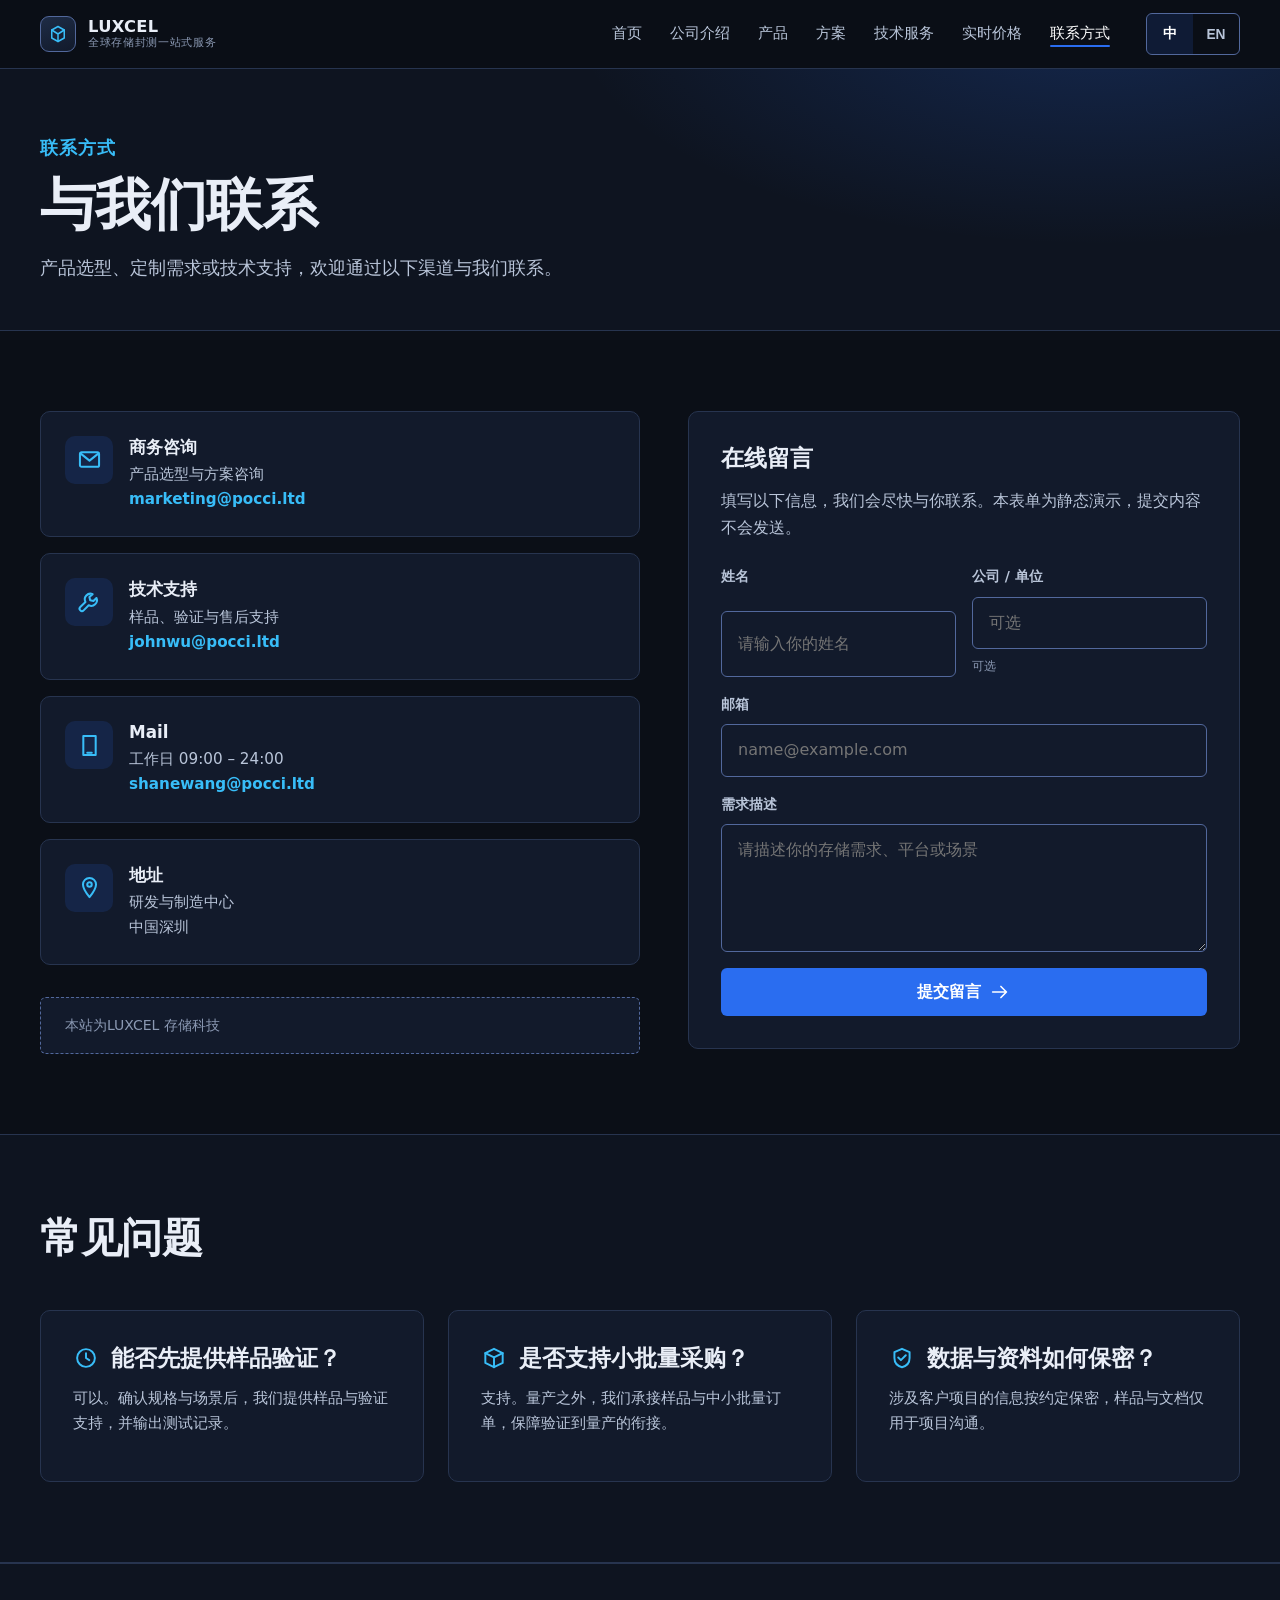
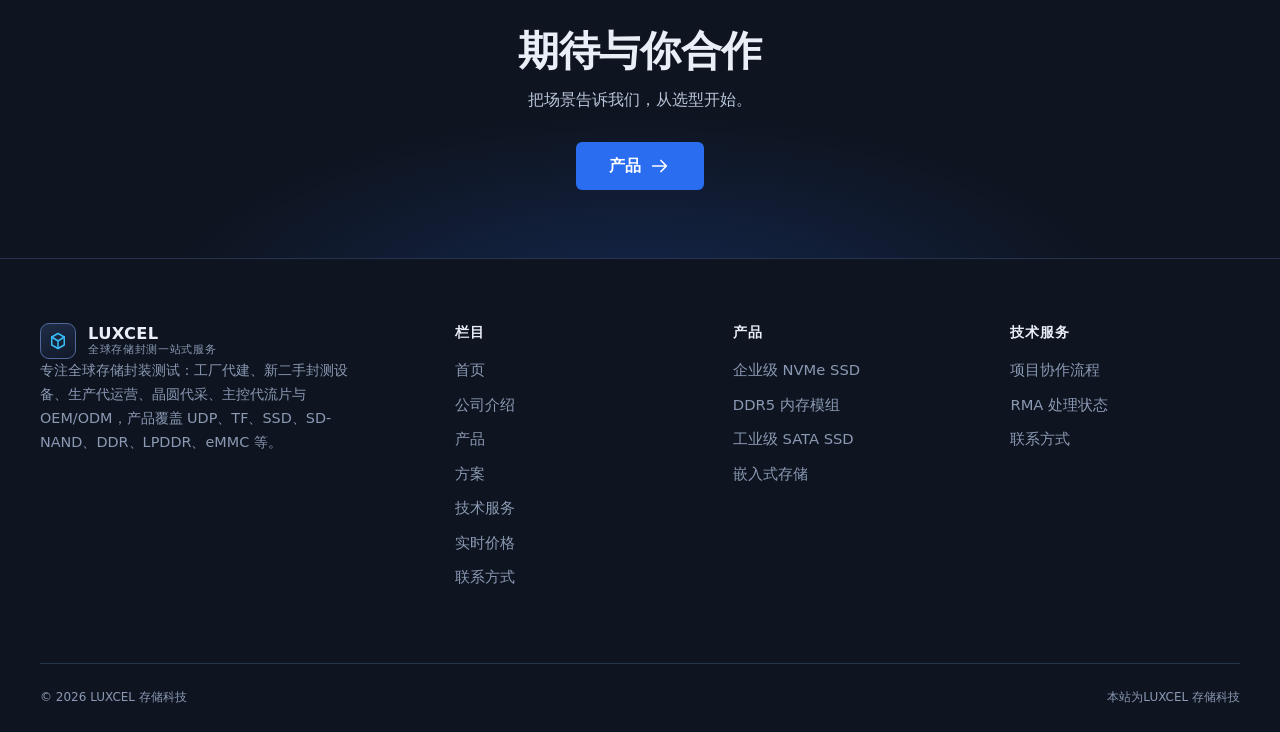
<file: contact.html>
<!DOCTYPE html>
<html lang="zh-CN">
<head>
<meta charset="UTF-8">
<meta name="viewport" content="width=device-width, initial-scale=1">
<title data-i18n="contact.title">与我们联系</title>
<meta name="description" content="LUXCEL 联系方式：商务咨询、技术支持、在线留言（示例站，联系方式为占位内容）。">
<link rel="canonical" href="https://pocci.ltd/contact">
<meta property="og:type" content="website">
<meta property="og:site_name" content="LUXCEL">
<meta property="og:title" content="与我们联系">
<meta property="og:description" content="LUXCEL 联系方式：商务咨询、技术支持、在线留言（示例站，联系方式为占位内容）。">
<meta property="og:url" content="https://pocci.ltd/contact">
<meta property="og:locale" content="zh_CN">
<meta property="og:locale:alternate" content="en_US">
<link rel="stylesheet" href="assets/css/style.css">
<script src="assets/js/analytics.js" defer></script>
<link rel="icon" href="data:image/svg+xml,%3Csvg xmlns='http://www.w3.org/2000/svg' viewBox='0 0 32 32'%3E%3Crect x='2' y='2' width='28' height='28' rx='6' fill='%230e1420' stroke='%232a6df0' stroke-width='2'/%3E%3Crect x='9' y='9' width='14' height='14' rx='3' fill='none' stroke='%2338bdf8' stroke-width='2'/%3E%3Crect x='13' y='13' width='6' height='6' fill='%232a6df0'/%3E%3C/svg%3E">
</head>
<body data-page="contact.title">

<svg xmlns="http://www.w3.org/2000/svg" style="display:none" aria-hidden="true">
  <symbol id="i-menu" viewBox="0 0 24 24"><path d="M3.5 6h17M3.5 12h17M3.5 18h11"/></symbol>
  <symbol id="i-close" viewBox="0 0 24 24"><path d="M6 6l12 12M18 6L6 18"/></symbol>
  <symbol id="i-arrow-right" viewBox="0 0 24 24"><path d="M4 12h15M13 6l6 6-6 6"/></symbol>
  <symbol id="i-check" viewBox="0 0 24 24"><path d="M5 12.5l4.5 4.5L19 7.5"/></symbol>
  <symbol id="i-mail" viewBox="0 0 24 24"><rect x="3.5" y="5.5" width="17" height="13" rx="1.5"/><path d="M4.5 7l7.5 6 7.5-6"/></symbol>
  <symbol id="i-phone" viewBox="0 0 24 24"><path d="M6.5 3.5h11v17h-11z"/><path d="M10 18.5h4"/></symbol>
  <symbol id="i-pin" viewBox="0 0 24 24"><path d="M12 3.5a5.8 5.8 0 0 1 5.8 5.8c0 4.1-5.8 11.2-5.8 11.2S6.2 13.4 6.2 9.3A5.8 5.8 0 0 1 12 3.5z"/><circle cx="12" cy="9.3" r="2"/></symbol>
  <symbol id="i-clock" viewBox="0 0 24 24"><circle cx="12" cy="12" r="8.2"/><path d="M12 7.5V12l3 2"/></symbol>
  <symbol id="i-wrench" viewBox="0 0 24 24"><path d="M14.8 4.6a5 5 0 0 0-6.4 6.9L3.8 16a2.1 2.1 0 0 0 3 3l4.5-4.6a5 5 0 0 0 6.9-6.4l-2.7 2.7-2.9-.7-.7-2.9z"/></symbol>
  <symbol id="i-box" viewBox="0 0 24 24"><path d="M4 7.5l8-4 8 4v9l-8 4-8-4z"/><path d="M4 7.5l8 4 8-4M12 11.5v9"/></symbol>
  <symbol id="i-shield" viewBox="0 0 24 24"><path d="M12 3.5l7 3v5.5c0 4.5-3 7.5-7 8.5-4-1-7-4-7-8.5V6.5z"/><path d="M8.5 11.5l2.5 2.5 4.5-4.5"/></symbol>
  <symbol id="i-cube" viewBox="0 0 24 24"><path d="M12 3l7.5 4.2v9.6L12 21l-7.5-4.2V7.2z"/><path d="M12 12l7.5-4.8M12 12v9M12 12L4.5 7.2"/></symbol>
</svg>

<a class="skip-link" href="#main" data-i18n="common.skip">跳到主要内容</a>

<header class="site-header" id="siteHeader">
  <div class="container nav-row">
    <a class="brand" href="index.html" aria-label="LUXCEL">
      <span class="brand-mark"><svg class="icon"><use href="#i-cube"/></svg></span>
      <span class="brand-name">
        <strong data-i18n="brand.nick">LUXCEL</strong>
        <small data-i18n="brand.tag">全球存储封测一站式服务</small>
      </span>
    </a>
    <nav class="main-nav" aria-label="主导航">
      <ul>
        <li><a class="nav-link" href="index.html" data-i18n="nav.home">首页</a></li>
        <li><a class="nav-link" href="about.html" data-i18n="nav.about">公司介绍</a></li>
        <li><a class="nav-link" href="products.html" data-i18n="nav.products">产品</a></li>
        <li><a class="nav-link" href="solutions.html" data-i18n="nav.solutions">方案</a></li>
        <li><a class="nav-link" href="services.html" data-i18n="nav.services">技术服务</a></li>
        <li><a class="nav-link" href="prices.html" data-i18n="nav.prices">实时价格</a></li>
        <li><a class="nav-link" href="contact.html" aria-current="page" data-i18n="nav.contact">联系方式</a></li>
      </ul>
      <div class="nav-tools">
        <div class="lang-switch" role="group" aria-label="语言切换">
          <button type="button" data-lang="zh" aria-pressed="true">中</button>
          <button type="button" data-lang="en" aria-pressed="false">EN</button>
        </div>
        <button class="nav-toggle" type="button" id="navToggle" aria-expanded="false" aria-controls="mobileMenu" data-i18n-aria="nav.menu">
          <svg class="icon" data-icon-switch="menu"><use href="#i-menu"/></svg>
        </button>
      </div>
    </nav>
  </div>
</header>

<nav class="mobile-menu" id="mobileMenu" aria-label="移动端导航">
  <ul>
    <li><a href="index.html" data-i18n="nav.home">首页</a></li>
    <li><a href="about.html" data-i18n="nav.about">公司介绍</a></li>
    <li><a href="products.html" data-i18n="nav.products">产品</a></li>
    <li><a href="solutions.html" data-i18n="nav.solutions">方案</a></li>
    <li><a href="services.html" data-i18n="nav.services">技术服务</a></li>
    <li><a href="prices.html" data-i18n="nav.prices">实时价格</a></li>
    <li><a href="contact.html" aria-current="page" data-i18n="nav.contact">联系方式</a></li>
  </ul>
  <div class="mobile-lang" role="group" aria-label="语言切换">
    <div class="lang-switch">
      <button type="button" data-lang="zh" aria-pressed="true">中</button>
      <button type="button" data-lang="en" aria-pressed="false">EN</button>
    </div>
  </div>
</nav>

<main id="main">

  <section class="page-hero">
    <div class="container">
      <p class="kicker" data-i18n="contact.kicker">联系方式</p>
      <h1 data-i18n="contact.title">与我们联系</h1>
      <p data-i18n="contact.lead">产品选型、定制需求或技术支持，欢迎通过以下渠道与我们联系。</p>
    </div>
  </section>

  <section class="section">
    <div class="container contact-grid">

      <!-- 联系渠道 -->
      <div>
        <div class="contact-channels">
          <div class="channel reveal">
            <span class="card-icon"><svg class="icon"><use href="#i-mail"/></svg></span>
            <div>
              <h4 data-i18n="contact.ch1.title">商务咨询</h4>
              <p data-i18n="contact.ch1.desc">产品选型与方案咨询</p>
              <p class="mb-0"><a href="mailto:marketing@pocci.ltd" data-i18n="contact.ch1.v">marketing@pocci.ltd</a></p>
            </div>
          </div>
          <div class="channel reveal">
            <span class="card-icon"><svg class="icon"><use href="#i-wrench"/></svg></span>
            <div>
              <h4 data-i18n="contact.ch2.title">技术支持</h4>
              <p data-i18n="contact.ch2.desc">样品、验证与售后支持</p>
              <p class="mb-0"><a href="mailto:marketing@pocci.ltd" data-i18n="contact.ch2.v">johnwu@pocci.ltd</a></p>
            </div>
          </div>
          <div class="channel reveal">
            <span class="card-icon"><svg class="icon"><use href="#i-phone"/></svg></span>
            <div>
              <h4 data-i18n="contact.ch3.title">Sales</h4>
              <p data-i18n="contact.ch3.desc">工作日 09:00 – 24:00</p>
              <p class="mb-0"><a href="shanewang@pocci.ltd" data-i18n="contact.ch3.v">+86 400-000-0000（示例）</a></p>
            </div>
          </div>
          <div class="channel reveal">
            <span class="card-icon"><svg class="icon"><use href="#i-pin"/></svg></span>
            <div>
              <h4 data-i18n="contact.ch4.title">地址</h4>
              <p data-i18n="contact.ch4.desc">研发与制造中心</p>
              <p class="mb-0" data-i18n="contact.ch4.v"> 中国深圳</p>
            </div>
          </div>
        </div>
        <div class="note-box" data-i18n="foot.legal">本站为示例站点，品牌、规格与联系方式均为占位内容，可按需替换。</div>
      </div>

      <!-- 联系表单（演示） -->
      <div class="panel reveal" id="form-panel">
        <h3 data-i18n="contact.formTitle">在线留言</h3>
        <p class="band-desc" data-i18n="contact.formLead">填写以下信息，我们会尽快与你联系。本表单为静态演示，提交内容不会发送。</p>

        <form class="form" id="contactForm" novalidate>
          <div class="form-row">
            <div class="form-group">
              <label for="f-name" data-i18n="contact.form.name">姓名</label>
              <input type="text" id="f-name" name="name" autocomplete="name" required
                placeholder="请输入你的姓名" data-i18n-placeholder="contact.form.namePh">
              <span class="field-error" data-i18n="contact.form.nameErr">请输入姓名</span>
            </div>
            <div class="form-group">
              <label for="f-company" data-i18n="contact.form.company">公司 / 单位</label>
              <input type="text" id="f-company" name="company" autocomplete="organization"
                placeholder="可选" data-i18n-placeholder="contact.form.companyPh">
              <span class="field-hint" data-i18n="contact.form.companyPh">可选</span>
            </div>
          </div>
          <div class="form-group">
            <label for="f-email" data-i18n="contact.form.email">邮箱</label>
            <input type="email" id="f-email" name="email" autocomplete="email" required
              placeholder="name@example.com" data-i18n-placeholder="contact.form.emailPh">
            <span class="field-error" data-i18n="contact.form.emailErr">请输入有效的邮箱地址</span>
          </div>
          <div class="form-group">
            <label for="f-msg" data-i18n="contact.form.msg">需求描述</label>
            <textarea id="f-msg" name="message" required
              placeholder="请描述你的存储需求、平台或场景" data-i18n-placeholder="contact.form.msgPh"></textarea>
            <span class="field-error" data-i18n="contact.form.msgErr">请输入需求描述</span>
          </div>
          <button class="btn btn-primary" type="submit" id="formSubmit">
            <span data-submit-label data-i18n="contact.form.submit">提交留言</span>
            <svg class="icon"><use href="#i-arrow-right"/></svg>
          </button>
          <p class="form-status" id="formStatus" role="status" aria-live="polite"></p>
        </form>
      </div>

    </div>
  </section>

  <!-- 常见问题 -->
  <section class="section section-alt" id="faq">
    <div class="container">
      <div class="section-head">
        <h2 data-i18n="contact.faqTitle">常见问题</h2>
      </div>
      <div class="card-grid cols-3">
        <div class="help-card reveal">
          <h4><svg class="icon"><use href="#i-clock"/></svg><span data-i18n="contact.faq.1.q">能否先提供样品验证？</span></h4>
          <p data-i18n="contact.faq.1.a">可以。确认规格与场景后，我们提供样品与验证支持，并输出测试记录。</p>
        </div>
        <div class="help-card reveal">
          <h4><svg class="icon"><use href="#i-box"/></svg><span data-i18n="contact.faq.2.q">是否支持小批量采购？</span></h4>
          <p data-i18n="contact.faq.2.a">支持。量产之外，我们承接样品与中小批量订单，保障验证到量产的衔接。</p>
        </div>
        <div class="help-card reveal">
          <h4><svg class="icon"><use href="#i-shield"/></svg><span data-i18n="contact.faq.3.q">数据与资料如何保密？</span></h4>
          <p data-i18n="contact.faq.3.a">涉及客户项目的信息按约定保密，样品与文档仅用于项目沟通。</p>
        </div>
      </div>
    </div>
  </section>

  <section class="cta-band">
    <div class="container">
      <h2 data-i18n="contact.ctaTitle">期待与你合作</h2>
      <p data-i18n="contact.ctaLead">把场景告诉我们，从选型开始。</p>
      <a class="btn btn-primary" href="products.html"><span data-i18n="nav.products">产品</span><svg class="icon"><use href="#i-arrow-right"/></svg></a>
    </div>
  </section>

</main>

<footer class="site-footer">
  <div class="container-wide footer-top">
    <div class="footer-brand">
      <a class="brand" href="index.html" aria-label="LUXCEL">
        <span class="brand-mark"><svg class="icon"><use href="#i-cube"/></svg></span>
        <span class="brand-name">
          <strong data-i18n="brand.nick">LUXCEL</strong>
          <small data-i18n="brand.tag">全球存储封测一站式服务</small>
        </span>
      </a>
      <p data-i18n="foot.tagline">专注全球存储封装测试：工厂代建、新二手封测设备、生产代运营、晶圆代采、主控代流片与 OEM/ODM，产品覆盖 UDP、TF、SSD、SD-NAND、DDR、LPDDR、eMMC 等。</p>
    </div>
    <nav class="footer-nav" aria-label="栏目">
      <h4 data-i18n="foot.navs">栏目</h4>
      <ul>
        <li><a href="index.html" data-i18n="nav.home">首页</a></li>
        <li><a href="about.html" data-i18n="nav.about">公司介绍</a></li>
        <li><a href="products.html" data-i18n="nav.products">产品</a></li>
        <li><a href="solutions.html" data-i18n="nav.solutions">方案</a></li>
        <li><a href="services.html" data-i18n="nav.services">技术服务</a></li>
        <li><a href="prices.html" data-i18n="nav.prices">实时价格</a></li>
        <li><a href="contact.html" data-i18n="nav.contact">联系方式</a></li>
      </ul>
    </nav>
    <nav class="footer-nav" aria-label="产品">
      <h4 data-i18n="foot.products">产品</h4>
      <ul>
        <li><a href="products.html#nvme" data-i18n="home.products.1.name">企业级 NVMe SSD</a></li>
        <li><a href="products.html#ddr5" data-i18n="home.products.2.name">DDR5 内存模组</a></li>
        <li><a href="products.html#sata" data-i18n="home.products.3.name">工业级 SATA SSD</a></li>
        <li><a href="products.html#embedded" data-i18n="home.products.4.name">嵌入式存储</a></li>
      </ul>
    </nav>
    <nav class="footer-nav" aria-label="技术服务">
      <h4 data-i18n="foot.services">技术服务</h4>
      <ul>
        <li><a href="services.html#flow" data-i18n="services.flowTitle">项目协作流程</a></li>
        <li><a href="services.html#rma" data-i18n="services.rmaTitle">RMA 处理状态</a></li>
        <li><a href="contact.html" data-i18n="nav.contact">联系方式</a></li>
      </ul>
    </nav>
  </div>
  <div class="container-wide footer-bottom">
    <span data-i18n="foot.copyright">© 2026 LUXCEL 存储科技（示例）</span>
    <span class="legal" data-i18n="foot.legal">本站为示例站点，品牌、规格与联系方式均为占位内容，可按需替换。</span>
  </div>
</footer>

<script src="assets/js/i18n.js"></script>
<script src="assets/js/main.js"></script>
</body>
</html>
</file>
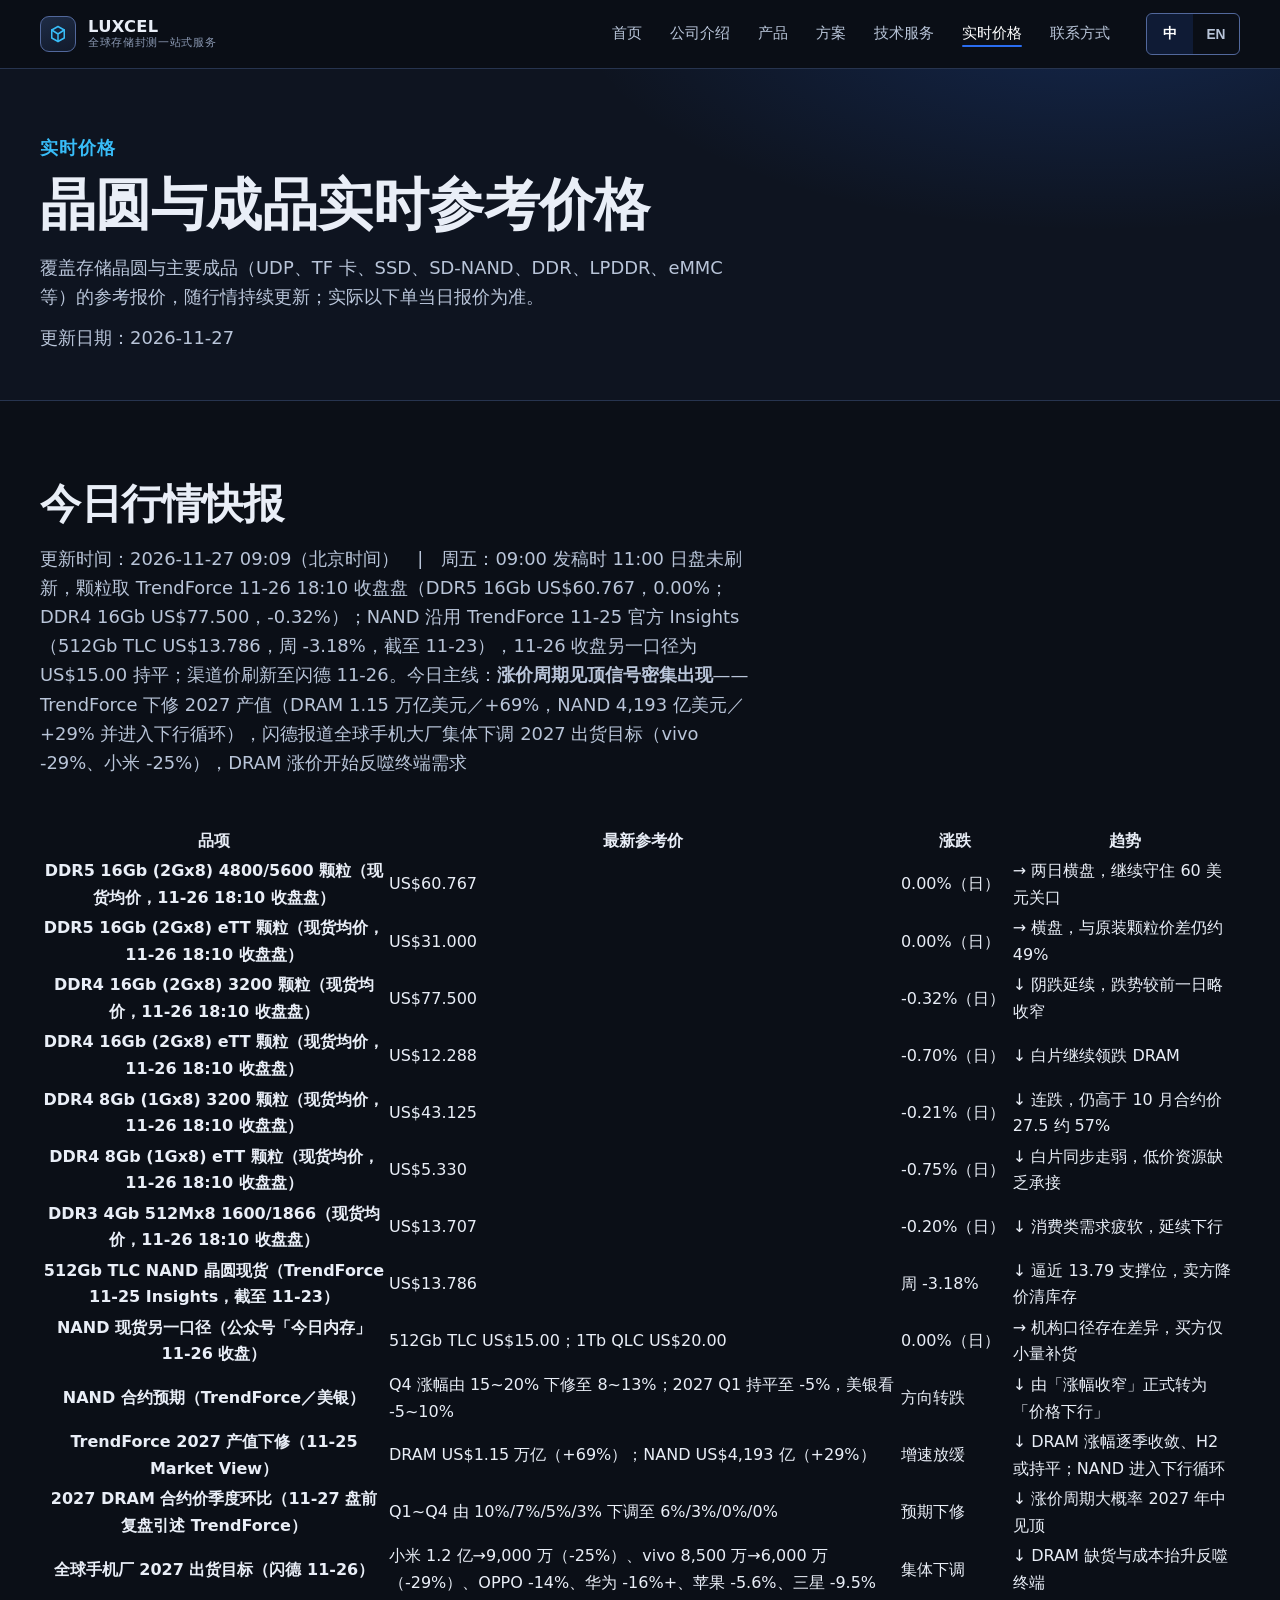
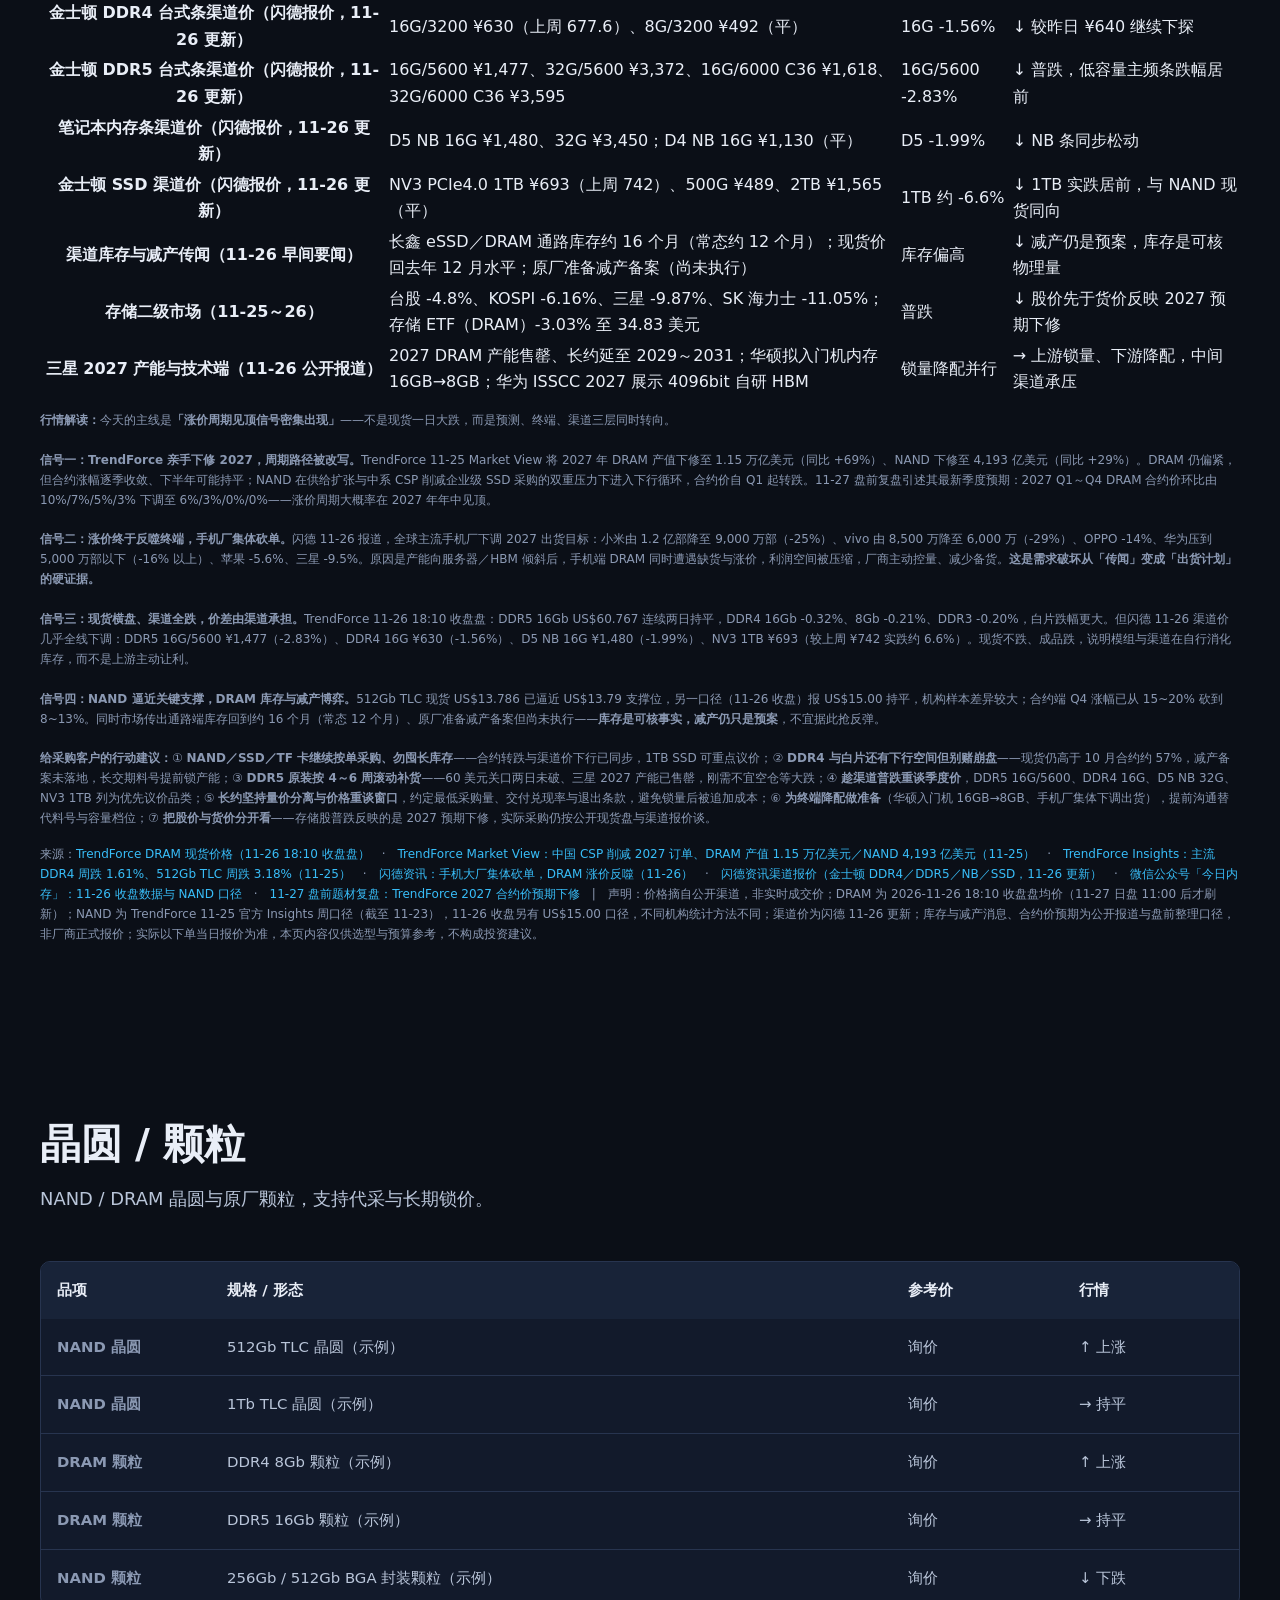
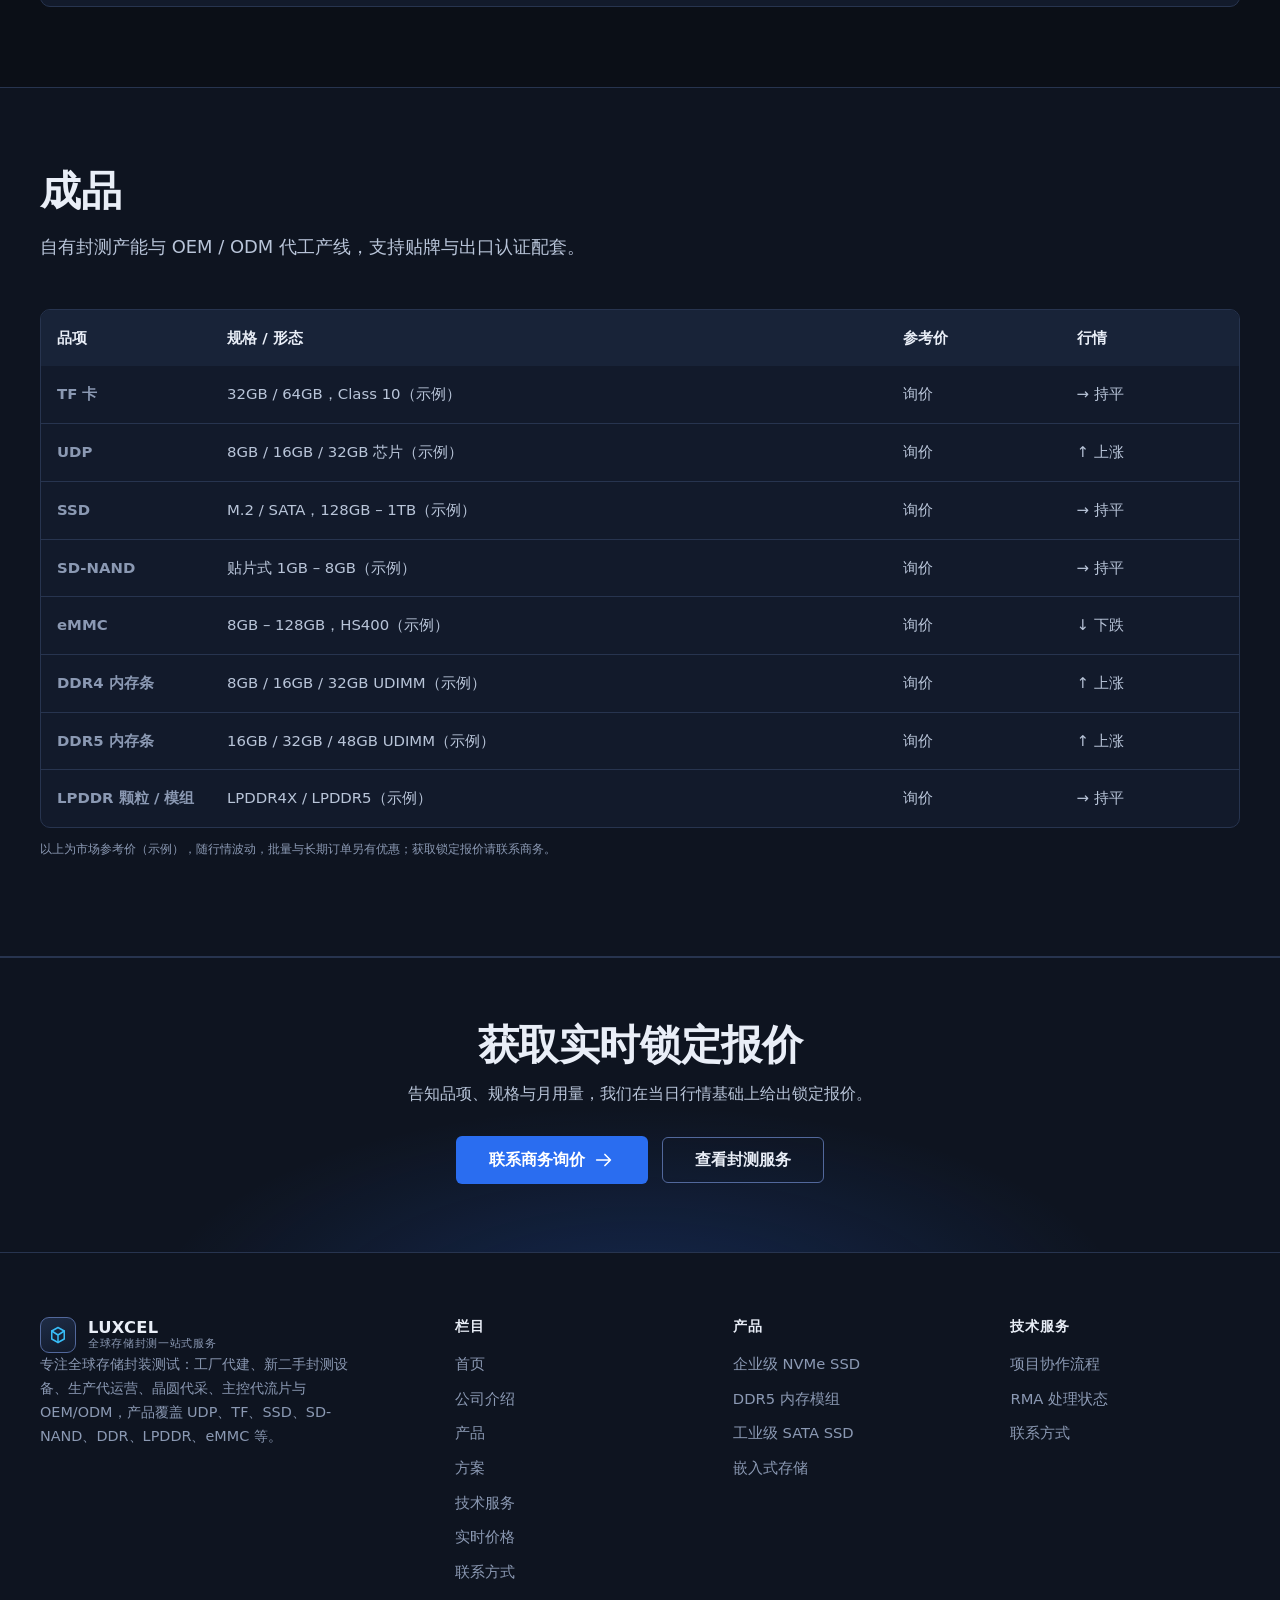
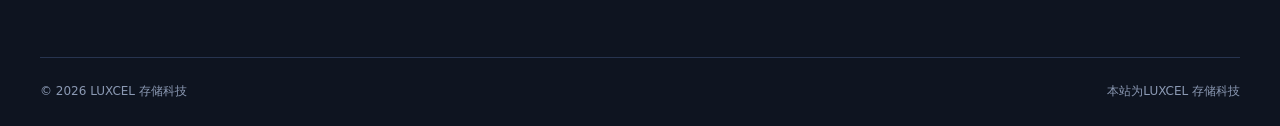
<file: prices.html>
<!DOCTYPE html>
<html lang="zh-CN">
<head>
<meta charset="UTF-8">
<meta name="viewport" content="width=device-width, initial-scale=1">
<title data-i18n="prices.title">晶圆与成品实时参考价格</title>
<meta name="description" content="LUXCEL 实时价格频道：存储晶圆与主要成品（UDP、TF 卡、SSD、SD-NAND、DDR、LPDDR、eMMC）参考报价，随行情更新，实际以下单当日报价为准。">
<link rel="canonical" href="https://pocci.ltd/prices">
<meta property="og:type" content="website">
<meta property="og:site_name" content="LUXCEL">
<meta property="og:title" content="晶圆与成品实时参考价格">
<meta property="og:description" content="LUXCEL 实时价格频道：存储晶圆与主要成品（UDP、TF 卡、SSD、SD-NAND、DDR、LPDDR、eMMC）参考报价，随行情更新，实际以下单当日报价为准。">
<meta property="og:url" content="https://pocci.ltd/prices">
<meta property="og:locale" content="zh_CN">
<meta property="og:locale:alternate" content="en_US">
<link rel="stylesheet" href="assets/css/style.css">
<script src="assets/js/analytics.js" defer></script>
<link rel="icon" href="data:image/svg+xml,%3Csvg xmlns='http://www.w3.org/2000/svg' viewBox='0 0 32 32'%3E%3Crect x='2' y='2' width='28' height='28' rx='6' fill='%230e1420' stroke='%232a6df0' stroke-width='2'/%3E%3Crect x='9' y='9' width='14' height='14' rx='3' fill='none' stroke='%2338bdf8' stroke-width='2'/%3E%3Crect x='13' y='13' width='6' height='6' fill='%232a6df0'/%3E%3C/svg%3E">
</head>
<body data-page="prices.title">

<!-- SVG 图标精灵：原创统一线性视觉家族（24 网格描边） -->
<svg xmlns="http://www.w3.org/2000/svg" style="display:none" aria-hidden="true">
  <symbol id="i-menu" viewBox="0 0 24 24"><path d="M3.5 6h17M3.5 12h17M3.5 18h11"/></symbol>
  <symbol id="i-close" viewBox="0 0 24 24"><path d="M6 6l12 12M18 6L6 18"/></symbol>
  <symbol id="i-arrow-right" viewBox="0 0 24 24"><path d="M4 12h15M13 6l6 6-6 6"/></symbol>
  <symbol id="i-arrow-down" viewBox="0 0 24 24"><path d="M12 4v15M6 13l6 6 6-6"/></symbol>
  <symbol id="i-check" viewBox="0 0 24 24"><path d="M5 12.5l4.5 4.5L19 7.5"/></symbol>
  <symbol id="i-globe" viewBox="0 0 24 24"><circle cx="12" cy="12" r="8.2"/><path d="M3.8 12h16.4M12 3.8c2.3 2.3 3.5 5 3.5 8.2s-1.2 5.9-3.5 8.2c-2.3-2.3-3.5-5-3.5-8.2s1.2-5.9 3.5-8.2z"/></symbol>
  <symbol id="i-chip" viewBox="0 0 24 24"><rect x="6.5" y="6.5" width="11" height="11" rx="1.5"/><rect x="9.5" y="9.5" width="5" height="5"/><path d="M9 3.5v3M12 3.5v3M15 3.5v3M9 17.5v3M12 17.5v3M15 17.5v3M3.5 9h3M3.5 12h3M3.5 15h3M17.5 9h3M17.5 12h3M17.5 15h3"/></symbol>
  <symbol id="i-server" viewBox="0 0 24 24"><rect x="3.5" y="5" width="17" height="6" rx="1.5"/><rect x="3.5" y="13" width="17" height="6" rx="1.5"/><path d="M6.5 8h.01M6.5 16h.01M9.5 8h6"/></symbol>
  <symbol id="i-memory" viewBox="0 0 24 24"><rect x="4.5" y="7" width="15" height="10" rx="1.5"/><path d="M8.5 7v10M12.5 7v10M16.5 7v10M4.5 12h15"/></symbol>
  <symbol id="i-ssd" viewBox="0 0 24 24"><rect x="3.5" y="6.5" width="17" height="11" rx="2"/><path d="M7 12h2M12 12h2M17 12h2M7 15.5h2"/><circle cx="14.5" cy="15.5" r="0.9"/></symbol>
  <symbol id="i-embedded" viewBox="0 0 24 24"><rect x="5" y="5" width="14" height="14" rx="2"/><rect x="10" y="10" width="4" height="4"/></symbol>
  <symbol id="i-shield" viewBox="0 0 24 24"><path d="M12 3.5l7 3v5.5c0 4.5-3 7.5-7 8.5-4-1-7-4-7-8.5V6.5z"/><path d="M8.5 11.5l2.5 2.5 4.5-4.5"/></symbol>
  <symbol id="i-phone" viewBox="0 0 24 24"><path d="M6.5 3.5h11v17h-11z"/><path d="M10 18.5h4"/></symbol>
  <symbol id="i-mail" viewBox="0 0 24 24"><rect x="3.5" y="5.5" width="17" height="13" rx="1.5"/><path d="M4.5 7l7.5 6 7.5-6"/></symbol>
  <symbol id="i-pin" viewBox="0 0 24 24"><path d="M12 3.5a5.8 5.8 0 0 1 5.8 5.8c0 4.1-5.8 11.2-5.8 11.2S6.2 13.4 6.2 9.3A5.8 5.8 0 0 1 12 3.5z"/><circle cx="12" cy="9.3" r="2"/></symbol>
  <symbol id="i-clock" viewBox="0 0 24 24"><circle cx="12" cy="12" r="8.2"/><path d="M12 7.5V12l3 2"/></symbol>
  <symbol id="i-wrench" viewBox="0 0 24 24"><path d="M14.8 4.6a5 5 0 0 0-6.4 6.9L3.8 16a2.1 2.1 0 0 0 3 3l4.5-4.6a5 5 0 0 0 6.9-6.4l-2.7 2.7-2.9-.7-.7-2.9z"/></symbol>
  <symbol id="i-doc" viewBox="0 0 24 24"><path d="M7 3.5h7l4 4v13H7z"/><path d="M14 3.5V8h4M10 12h4.5M10 15.5h4.5"/></symbol>
  <symbol id="i-box" viewBox="0 0 24 24"><path d="M4 7.5l8-4 8 4v9l-8 4-8-4z"/><path d="M4 7.5l8 4 8-4M12 11.5v9"/></symbol>
  <symbol id="i-layers" viewBox="0 0 24 24"><path d="M12 3.5l8.5 4.5L12 12.5 3.5 8z"/><path d="M4.5 12.5l7.5 4 7.5-4M4.5 16.5l7.5 4 7.5-4"/></symbol>
  <symbol id="i-sliders" viewBox="0 0 24 24"><path d="M5 5v4M5 13v6M12 5v8M12 17v2M19 5v10M19 19v0"/><circle cx="5" cy="11" r="2"/><circle cx="12" cy="15" r="2"/><circle cx="19" cy="17" r="2"/></symbol>
  <symbol id="i-factory" viewBox="0 0 24 24"><path d="M3.5 20.5v-9l6 4v-4l6 4v-4l5 2.5v6.5z"/><path d="M8 15.5h.01M14 15.5h.01M19.5 11.5V4.5"/></symbol>
  <symbol id="i-cube" viewBox="0 0 24 24"><path d="M12 3l7.5 4.2v9.6L12 21l-7.5-4.2V7.2z"/><path d="M12 12l7.5-4.8M12 12v9M12 12L4.5 7.2"/></symbol>
</svg>

<a class="skip-link" href="#main" data-i18n="common.skip">跳到主要内容</a>

<header class="site-header" id="siteHeader">
  <div class="container nav-row">
    <a class="brand" href="index.html" aria-label="LUXCEL">
      <span class="brand-mark"><svg class="icon"><use href="#i-cube"/></svg></span>
      <span class="brand-name">
        <strong data-i18n="brand.nick">LUXCEL</strong>
        <small data-i18n="brand.tag">全球存储封测一站式服务</small>
      </span>
    </a>
    <nav class="main-nav" aria-label="主导航">
      <ul>
        <li><a class="nav-link" href="index.html" data-i18n="nav.home">首页</a></li>
        <li><a class="nav-link" href="about.html" data-i18n="nav.about">公司介绍</a></li>
        <li><a class="nav-link" href="products.html" data-i18n="nav.products">产品</a></li>
        <li><a class="nav-link" href="solutions.html" data-i18n="nav.solutions">方案</a></li>
        <li><a class="nav-link" href="services.html" data-i18n="nav.services">技术服务</a></li>
        <li><a class="nav-link" href="prices.html" aria-current="page" data-i18n="nav.prices">实时价格</a></li>
        <li><a class="nav-link" href="contact.html" data-i18n="nav.contact">联系方式</a></li>
      </ul>
      <div class="nav-tools">
        <div class="lang-switch" role="group" aria-label="语言切换">
          <button type="button" data-lang="zh" aria-pressed="true">中</button>
          <button type="button" data-lang="en" aria-pressed="false">EN</button>
        </div>
        <button class="nav-toggle" type="button" id="navToggle" aria-expanded="false" aria-controls="mobileMenu" data-i18n-aria="nav.menu">
          <svg class="icon" data-icon-switch="menu"><use href="#i-menu"/></svg>
        </button>
      </div>
    </nav>
  </div>
</header>

<nav class="mobile-menu" id="mobileMenu" aria-label="移动端导航">
  <ul>
    <li><a href="index.html" data-i18n="nav.home">首页</a></li>
    <li><a href="about.html" data-i18n="nav.about">公司介绍</a></li>
    <li><a href="products.html" data-i18n="nav.products">产品</a></li>
    <li><a href="solutions.html" data-i18n="nav.solutions">方案</a></li>
    <li><a href="services.html" data-i18n="nav.services">技术服务</a></li>
    <li><a href="prices.html" aria-current="page" data-i18n="nav.prices">实时价格</a></li>
    <li><a href="contact.html" data-i18n="nav.contact">联系方式</a></li>
  </ul>
  <div class="mobile-lang" role="group" aria-label="语言切换">
    <div class="lang-switch">
      <button type="button" data-lang="zh" aria-pressed="true">中</button>
      <button type="button" data-lang="en" aria-pressed="false">EN</button>
    </div>
  </div>
</nav>

<main id="main">

  <section class="page-hero">
    <div class="container">
      <p class="kicker"><span class="dot" aria-hidden="true"></span><span data-i18n="prices.kicker">实时价格</span></p>
      <h1 data-i18n="prices.title">晶圆与成品实时参考价格</h1>
      <p data-i18n="prices.lead">覆盖存储晶圆与主要成品（UDP、TF 卡、SSD、SD-NAND、DDR、LPDDR、eMMC 等）的参考报价，随行情持续更新；实际以下单当日报价为准。</p>
      <p class="compare-notes"><span data-i18n="prices.updated">更新日期</span>：2026-11-27</p>
    </div>
  </section>

  <!-- 晶圆 / 颗粒 -->
<!-- MARKET-BRIEF-START (此区块由 AI 每日 08:00 自动更新，勿手工编辑) -->
  <section class="section" id="market-brief">
    <div class="container">
    <div class="brief-lang" data-brief-lang="zh">
      <div class="section-head">
        <h2 data-i18n="prices.briefTitle">今日行情快报</h2>
        <p class="lead" id="mb-meta">更新时间：2026-11-27 09:09（北京时间）　|　周五：09:00 发稿时 11:00 日盘未刷新，颗粒取 TrendForce 11-26 18:10 收盘盘（DDR5 16Gb US$60.767，0.00%；DDR4 16Gb US$77.500，-0.32%）；NAND 沿用 TrendForce 11-25 官方 Insights（512Gb TLC US$13.786，周 -3.18%，截至 11-23），11-26 收盘另一口径为 US$15.00 持平；渠道价刷新至闪德 11-26。今日主线：<strong>涨价周期见顶信号密集出现</strong>——TrendForce 下修 2027 产值（DRAM 1.15 万亿美元／+69%，NAND 4,193 亿美元／+29% 并进入下行循环），闪德报道全球手机大厂集体下调 2027 出货目标（vivo -29%、小米 -25%），DRAM 涨价开始反噬终端需求</p>
      </div>
      <div class="table-wrap">
        <table class="compare-table">
          <thead>
            <tr>
              <th scope="col">品项</th>
              <th scope="col">最新参考价</th>
              <th scope="col">涨跌</th>
              <th scope="col">趋势</th>
            </tr>
          </thead>
          <tbody>
            <tr>
              <th scope="row">DDR5 16Gb (2Gx8) 4800/5600 颗粒（现货均价，11-26 18:10 收盘盘）</th>
              <td>US$60.767</td>
              <td>0.00%（日）</td>
              <td>→ 两日横盘，继续守住 60 美元关口</td>
            </tr>
            <tr>
              <th scope="row">DDR5 16Gb (2Gx8) eTT 颗粒（现货均价，11-26 18:10 收盘盘）</th>
              <td>US$31.000</td>
              <td>0.00%（日）</td>
              <td>→ 横盘，与原装颗粒价差仍约 49%</td>
            </tr>
            <tr>
              <th scope="row">DDR4 16Gb (2Gx8) 3200 颗粒（现货均价，11-26 18:10 收盘盘）</th>
              <td>US$77.500</td>
              <td>-0.32%（日）</td>
              <td>↓ 阴跌延续，跌势较前一日略收窄</td>
            </tr>
            <tr>
              <th scope="row">DDR4 16Gb (2Gx8) eTT 颗粒（现货均价，11-26 18:10 收盘盘）</th>
              <td>US$12.288</td>
              <td>-0.70%（日）</td>
              <td>↓ 白片继续领跌 DRAM</td>
            </tr>
            <tr>
              <th scope="row">DDR4 8Gb (1Gx8) 3200 颗粒（现货均价，11-26 18:10 收盘盘）</th>
              <td>US$43.125</td>
              <td>-0.21%（日）</td>
              <td>↓ 连跌，仍高于 10 月合约价 27.5 约 57%</td>
            </tr>
            <tr>
              <th scope="row">DDR4 8Gb (1Gx8) eTT 颗粒（现货均价，11-26 18:10 收盘盘）</th>
              <td>US$5.330</td>
              <td>-0.75%（日）</td>
              <td>↓ 白片同步走弱，低价资源缺乏承接</td>
            </tr>
            <tr>
              <th scope="row">DDR3 4Gb 512Mx8 1600/1866（现货均价，11-26 18:10 收盘盘）</th>
              <td>US$13.707</td>
              <td>-0.20%（日）</td>
              <td>↓ 消费类需求疲软，延续下行</td>
            </tr>
            <tr>
              <th scope="row">512Gb TLC NAND 晶圆现货（TrendForce 11-25 Insights，截至 11-23）</th>
              <td>US$13.786</td>
              <td>周 -3.18%</td>
              <td>↓ 逼近 13.79 支撑位，卖方降价清库存</td>
            </tr>
            <tr>
              <th scope="row">NAND 现货另一口径（公众号「今日内存」11-26 收盘）</th>
              <td>512Gb TLC US$15.00；1Tb QLC US$20.00</td>
              <td>0.00%（日）</td>
              <td>→ 机构口径存在差异，买方仅小量补货</td>
            </tr>
            <tr>
              <th scope="row">NAND 合约预期（TrendForce／美银）</th>
              <td>Q4 涨幅由 15~20% 下修至 8~13%；2027 Q1 持平至 -5%，美银看 -5~10%</td>
              <td>方向转跌</td>
              <td>↓ 由「涨幅收窄」正式转为「价格下行」</td>
            </tr>
            <tr>
              <th scope="row">TrendForce 2027 产值下修（11-25 Market View）</th>
              <td>DRAM US$1.15 万亿（+69%）；NAND US$4,193 亿（+29%）</td>
              <td>增速放缓</td>
              <td>↓ DRAM 涨幅逐季收敛、H2 或持平；NAND 进入下行循环</td>
            </tr>
            <tr>
              <th scope="row">2027 DRAM 合约价季度环比（11-27 盘前复盘引述 TrendForce）</th>
              <td>Q1~Q4 由 10%/7%/5%/3% 下调至 6%/3%/0%/0%</td>
              <td>预期下修</td>
              <td>↓ 涨价周期大概率 2027 年中见顶</td>
            </tr>
            <tr>
              <th scope="row">全球手机厂 2027 出货目标（闪德 11-26）</th>
              <td>小米 1.2 亿→9,000 万（-25%）、vivo 8,500 万→6,000 万（-29%）、OPPO -14%、华为 -16%+、苹果 -5.6%、三星 -9.5%</td>
              <td>集体下调</td>
              <td>↓ DRAM 缺货与成本抬升反噬终端</td>
            </tr>
            <tr>
              <th scope="row">金士顿 DDR4 台式条渠道价（闪德报价，11-26 更新）</th>
              <td>16G/3200 ¥630（上周 677.6）、8G/3200 ¥492（平）</td>
              <td>16G -1.56%</td>
              <td>↓ 较昨日 ¥640 继续下探</td>
            </tr>
            <tr>
              <th scope="row">金士顿 DDR5 台式条渠道价（闪德报价，11-26 更新）</th>
              <td>16G/5600 ¥1,477、32G/5600 ¥3,372、16G/6000 C36 ¥1,618、32G/6000 C36 ¥3,595</td>
              <td>16G/5600 -2.83%</td>
              <td>↓ 普跌，低容量主频条跌幅居前</td>
            </tr>
            <tr>
              <th scope="row">笔记本内存条渠道价（闪德报价，11-26 更新）</th>
              <td>D5 NB 16G ¥1,480、32G ¥3,450；D4 NB 16G ¥1,130（平）</td>
              <td>D5 -1.99%</td>
              <td>↓ NB 条同步松动</td>
            </tr>
            <tr>
              <th scope="row">金士顿 SSD 渠道价（闪德报价，11-26 更新）</th>
              <td>NV3 PCIe4.0 1TB ¥693（上周 742）、500G ¥489、2TB ¥1,565（平）</td>
              <td>1TB 约 -6.6%</td>
              <td>↓ 1TB 实跌居前，与 NAND 现货同向</td>
            </tr>
            <tr>
              <th scope="row">渠道库存与减产传闻（11-26 早间要闻）</th>
              <td>长鑫 eSSD／DRAM 通路库存约 16 个月（常态约 12 个月）；现货价回去年 12 月水平；原厂准备减产备案（尚未执行）</td>
              <td>库存偏高</td>
              <td>↓ 减产仍是预案，库存是可核物理量</td>
            </tr>
            <tr>
              <th scope="row">存储二级市场（11-25～26）</th>
              <td>台股 -4.8%、KOSPI -6.16%、三星 -9.87%、SK 海力士 -11.05%；存储 ETF（DRAM）-3.03% 至 34.83 美元</td>
              <td>普跌</td>
              <td>↓ 股价先于货价反映 2027 预期下修</td>
            </tr>
            <tr>
              <th scope="row">三星 2027 产能与技术端（11-26 公开报道）</th>
              <td>2027 DRAM 产能售罄、长约延至 2029～2031；华硕拟入门机内存 16GB→8GB；华为 ISSCC 2027 展示 4096bit 自研 HBM</td>
              <td>锁量降配并行</td>
              <td>→ 上游锁量、下游降配，中间渠道承压</td>
            </tr>
          </tbody>
        </table>
      </div>
      <p class="compare-notes"><strong>行情解读：</strong>今天的主线是<strong>「涨价周期见顶信号密集出现」</strong>——不是现货一日大跌，而是预测、终端、渠道三层同时转向。<br><br><strong>信号一：TrendForce 亲手下修 2027，周期路径被改写。</strong>TrendForce 11-25 Market View 将 2027 年 DRAM 产值下修至 1.15 万亿美元（同比 +69%）、NAND 下修至 4,193 亿美元（同比 +29%）。DRAM 仍偏紧，但合约涨幅逐季收敛、下半年可能持平；NAND 在供给扩张与中系 CSP 削减企业级 SSD 采购的双重压力下进入下行循环，合约价自 Q1 起转跌。11-27 盘前复盘引述其最新季度预期：2027 Q1～Q4 DRAM 合约价环比由 10%/7%/5%/3% 下调至 6%/3%/0%/0%——涨价周期大概率在 2027 年年中见顶。<br><br><strong>信号二：涨价终于反噬终端，手机厂集体砍单。</strong>闪德 11-26 报道，全球主流手机厂下调 2027 出货目标：小米由 1.2 亿部降至 9,000 万部（-25%）、vivo 由 8,500 万降至 6,000 万（-29%）、OPPO -14%、华为压到 5,000 万部以下（-16% 以上）、苹果 -5.6%、三星 -9.5%。原因是产能向服务器／HBM 倾斜后，手机端 DRAM 同时遭遇缺货与涨价，利润空间被压缩，厂商主动控量、减少备货。<strong>这是需求破坏从「传闻」变成「出货计划」的硬证据。</strong><br><br><strong>信号三：现货横盘、渠道全跌，价差由渠道承担。</strong>TrendForce 11-26 18:10 收盘盘：DDR5 16Gb US$60.767 连续两日持平，DDR4 16Gb -0.32%、8Gb -0.21%、DDR3 -0.20%，白片跌幅更大。但闪德 11-26 渠道价几乎全线下调：DDR5 16G/5600 ¥1,477（-2.83%）、DDR4 16G ¥630（-1.56%）、D5 NB 16G ¥1,480（-1.99%）、NV3 1TB ¥693（较上周 ¥742 实跌约 6.6%）。现货不跌、成品跌，说明模组与渠道在自行消化库存，而不是上游主动让利。<br><br><strong>信号四：NAND 逼近关键支撑，DRAM 库存与减产博弈。</strong>512Gb TLC 现货 US$13.786 已逼近 US$13.79 支撑位，另一口径（11-26 收盘）报 US$15.00 持平，机构样本差异较大；合约端 Q4 涨幅已从 15~20% 砍到 8~13%。同时市场传出通路端库存回到约 16 个月（常态 12 个月）、原厂准备减产备案但尚未执行——<strong>库存是可核事实，减产仍只是预案</strong>，不宜据此抢反弹。<br><br><strong>给采购客户的行动建议：</strong>① <strong>NAND／SSD／TF 卡继续按单采购、勿囤长库存</strong>——合约转跌与渠道价下行已同步，1TB SSD 可重点议价；② <strong>DDR4 与白片还有下行空间但别赌崩盘</strong>——现货仍高于 10 月合约约 57%，减产备案未落地，长交期料号提前锁产能；③ <strong>DDR5 原装按 4～6 周滚动补货</strong>——60 美元关口两日未破、三星 2027 产能已售罄，刚需不宜空仓等大跌；④ <strong>趁渠道普跌重谈季度价</strong>，DDR5 16G/5600、DDR4 16G、D5 NB 32G、NV3 1TB 列为优先议价品类；⑤ <strong>长约坚持量价分离与价格重谈窗口</strong>，约定最低采购量、交付兑现率与退出条款，避免锁量后被追加成本；⑥ <strong>为终端降配做准备</strong>（华硕入门机 16GB→8GB、手机厂集体下调出货），提前沟通替代料号与容量档位；⑦ <strong>把股价与货价分开看</strong>——存储股普跌反映的是 2027 预期下修，实际采购仍按公开现货盘与渠道报价谈。</p>
      <p class="compare-notes">来源：<a href="https://www.trendforce.com/price/dram" target="_blank" rel="noopener">TrendForce DRAM 现货价格（11-26 18:10 收盘盘）</a>　·　<a href="https://dramexchange.com/WeeklyResearch/Post/2/12900.html" target="_blank" rel="noopener">TrendForce Market View：中国 CSP 削减 2027 订单、DRAM 产值 1.15 万亿美元／NAND 4,193 亿美元（11-25）</a>　·　<a href="https://www.trendforce.com/news/2026/11/25/insights-memory-spot-price-update-ddr4-ddr3-bear-the-brunt-of-weak-consumer-demand-mainstream-ddr4-down-1-61/" target="_blank" rel="noopener">TrendForce Insights：主流 DDR4 周跌 1.61%、512Gb TLC 周跌 3.18%（11-25）</a>　·　<a href="https://www.0101ssd.com/a/14578" target="_blank" rel="noopener">闪德资讯：手机大厂集体砍单，DRAM 涨价反噬（11-26）</a>　·　<a href="https://www.0101ssd.com/c/price_new.html" target="_blank" rel="noopener">闪德资讯渠道报价（金士顿 DDR4／DDR5／NB／SSD，11-26 更新）</a>　·　<a href="https://mp.weixin.qq.com/s?__biz=Mzk3NTQ2NTk0Ng==&mid=2247543309&idx=6&sn=3c6c8804a98e35549b2cf598416c4362" target="_blank" rel="noopener">微信公众号「今日内存」：11-26 收盘数据与 NAND 口径</a>　·　<a href="http://mp.weixin.qq.com/s?__biz=MzYzNDk3NjUxNA==&mid=2247484454&idx=1&sn=73e66249ff4502d4b25cb6982e2e4735" target="_blank" rel="noopener">11-27 盘前题材复盘：TrendForce 2027 合约价预期下修</a>　|　声明：价格摘自公开渠道，非实时成交价；DRAM 为 2026-11-26 18:10 收盘盘均价（11-27 日盘 11:00 后才刷新）；NAND 为 TrendForce 11-25 官方 Insights 周口径（截至 11-23），11-26 收盘另有 US$15.00 口径，不同机构统计方法不同；渠道价为闪德 11-26 更新；库存与减产消息、合约价预期为公开报道与盘前整理口径，非厂商正式报价；实际以下单当日报价为准，本页内容仅供选型与预算参考，不构成投资建议。</p>
    </div>
    <div class="brief-lang" data-brief-lang="en" hidden>
      <div class="section-head">
        <h2>Today's Market Brief</h2>
        <p class="lead" id="mb-meta-en">Updated: 2026-11-27 09:09 (Beijing time)　|　Friday: the 11:00 session had not refreshed at 09:00, so DRAM figures are from TrendForce's 11-26 18:10 closing session (DDR5 16Gb US$60.767, 0.00%; DDR4 16Gb US$77.500, -0.32%); NAND figures use TrendForce's official 11-25 Insights (512Gb TLC US$13.786, -3.18% week, as of 11-23), with an alternative US$15.00 flat series reported at the 11-26 close; channel quotes are updated to Shande 11-26. Today's key theme: <strong>signals of a price-cycle peak are stacking up</strong> — TrendForce has cut its 2027 revenue outlook (DRAM US$1.15 tn / +69%; NAND US$419.3 bn / +29% and entering a downcycle), while Shande reports global smartphone makers broadly lowering 2027 shipment targets (vivo -29%, Xiaomi -25%), as higher DRAM prices begin to bite end demand</p>
      </div>
      <div class="table-wrap">
        <table class="compare-table">
          <thead>
            <tr>
              <th scope="col">Item</th>
              <th scope="col">Latest reference price</th>
              <th scope="col">Change</th>
              <th scope="col">Trend</th>
            </tr>
          </thead>
          <tbody>
            <tr>
              <th scope="row">DDR5 16Gb (2Gx8) 4800/5600 die (spot average, 11-26 18:10 close)</th>
              <td>US$60.767</td>
              <td>0.00% (day)</td>
              <td>→ Flat for a second session, still holding US$60</td>
            </tr>
            <tr>
              <th scope="row">DDR5 16Gb (2Gx8) eTT die (spot average, 11-26 18:10 close)</th>
              <td>US$31.000</td>
              <td>0.00% (day)</td>
              <td>→ Flat; still about 49% below branded die</td>
            </tr>
            <tr>
              <th scope="row">DDR4 16Gb (2Gx8) 3200 die (spot average, 11-26 18:10 close)</th>
              <td>US$77.500</td>
              <td>-0.32% (day)</td>
              <td>↓ Grinding lower, slightly slower than the prior day</td>
            </tr>
            <tr>
              <th scope="row">DDR4 16Gb (2Gx8) eTT die (spot average, 11-26 18:10 close)</th>
              <td>US$12.288</td>
              <td>-0.70% (day)</td>
              <td>↓ White-label die continues to lead DRAM lower</td>
            </tr>
            <tr>
              <th scope="row">DDR4 8Gb (1Gx8) 3200 die (spot average, 11-26 18:10 close)</th>
              <td>US$43.125</td>
              <td>-0.21% (day)</td>
              <td>↓ Still about 57% above the October contract price of 27.5</td>
            </tr>
            <tr>
              <th scope="row">DDR4 8Gb (1Gx8) eTT die (spot average, 11-26 18:10 close)</th>
              <td>US$5.330</td>
              <td>-0.75% (day)</td>
              <td>↓ White-label die weakens in step; little bid support</td>
            </tr>
            <tr>
              <th scope="row">DDR3 4Gb 512Mx8 1600/1866 (spot average, 11-26 18:10 close)</th>
              <td>US$13.707</td>
              <td>-0.20% (day)</td>
              <td>↓ Soft consumer demand keeps prices drifting down</td>
            </tr>
            <tr>
              <th scope="row">512Gb TLC NAND wafer spot (TrendForce Insights 11-25, as of 11-23)</th>
              <td>US$13.786</td>
              <td>-3.18% (week)</td>
              <td>↓ Nearing the US$13.79 support level; sellers cut quotes to clear stock</td>
            </tr>
            <tr>
              <th scope="row">NAND spot, alternative series (WeChat "Today's Memory" 11-26 close)</th>
              <td>512Gb TLC US$15.00; 1Tb QLC US$20.00</td>
              <td>0.00% (day)</td>
              <td>→ Different institutional samples; buyers restock only in small lots</td>
            </tr>
            <tr>
              <th scope="row">NAND contract outlook (TrendForce / BofA)</th>
              <td>Q4 increase cut from 15-20% to 8-13%; 2027 Q1 flat to -5%, BofA -5 to -10%</td>
              <td>Turning down</td>
              <td>↓ Shift from "slower gains" to outright price declines</td>
            </tr>
            <tr>
              <th scope="row">TrendForce 2027 revenue revision (Market View, 11-25)</th>
              <td>DRAM US$1.15 tn (+69%); NAND US$419.3 bn (+29%)</td>
              <td>Growth slows</td>
              <td>↓ DRAM gains narrow quarter by quarter, possibly flat in H2; NAND enters a downcycle</td>
            </tr>
            <tr>
              <th scope="row">2027 DRAM contract prices, QoQ (11-27 pre-market recap citing TrendForce)</th>
              <td>Q1-Q4 cut from 10%/7%/5%/3% to 6%/3%/0%/0%</td>
              <td>Forecast cut</td>
              <td>↓ Price peak likely around mid-2027</td>
            </tr>
            <tr>
              <th scope="row">Smartphone makers' 2027 shipment targets (Shande, 11-26)</th>
              <td>Xiaomi 120m→90m (-25%), vivo 85m→60m (-29%), OPPO -14%, Huawei -16%+, Apple -5.6%, Samsung -9.5%</td>
              <td>Broad cuts</td>
              <td>↓ DRAM shortage and cost pressure feed back into end demand</td>
            </tr>
            <tr>
              <th scope="row">Kingston DDR4 desktop modules (Shande channel quotes, 11-26)</th>
              <td>16G/3200 CNY 630 (prior week 677.6); 8G/3200 CNY 492 (flat)</td>
              <td>16G -1.56%</td>
              <td>↓ Down again from CNY 640 a day earlier</td>
            </tr>
            <tr>
              <th scope="row">Kingston DDR5 desktop modules (Shande channel quotes, 11-26)</th>
              <td>16G/5600 CNY 1,477; 32G/5600 CNY 3,372; 16G/6000 C36 CNY 1,618; 32G/6000 C36 CNY 3,595</td>
              <td>16G/5600 -2.83%</td>
              <td>↓ Broad declines; entry 16G5600 leads</td>
            </tr>
            <tr>
              <th scope="row">Notebook memory modules (Shande channel quotes, 11-26)</th>
              <td>D5 NB 16G CNY 1,480; 32G CNY 3,450; D4 NB 16G CNY 1,130 (flat)</td>
              <td>D5 -1.99%</td>
              <td>↓ Notebook modules soften in step</td>
            </tr>
            <tr>
              <th scope="row">Kingston SSD channel prices (Shande quotes, 11-26)</th>
              <td>NV3 PCIe4.0 1TB CNY 693 (prior week 742); 500G CNY 489; 2TB CNY 1,565 (flat)</td>
              <td>1TB about -6.6%</td>
              <td>↓ 1TB leads the fall, in line with NAND spot</td>
            </tr>
            <tr>
              <th scope="row">Channel inventory and production-cut talk (11-26 morning briefing)</th>
              <td>CXMT eSSD/DRAM channel inventory about 16 months (normal about 12); spot prices back to Dec-2025 levels; makers prepare, but have not enacted, output cuts</td>
              <td>Inventory high</td>
              <td>↓ Cuts are still a plan; inventory is a measurable fact</td>
            </tr>
            <tr>
              <th scope="row">Memory equities (11-25 to 11-26)</th>
              <td>Taiwan index -4.8%, KOSPI -6.16%, Samsung -9.87%, SK hynix -11.05%; DRAM ETF -3.03% to US$34.83</td>
              <td>Broad selloff</td>
              <td>↓ Equities price in the 2027 downgrade ahead of physical prices</td>
            </tr>
            <tr>
              <th scope="row">Samsung 2027 capacity and technology (public reports, 11-26)</th>
              <td>2027 DRAM capacity sold out, LTAs extended to 2029-2031; Asus may cut entry memory from 16GB to 8GB; Huawei to show 4096-bit HBM at ISSCC 2027</td>
              <td>Lock-in vs. downgrade</td>
              <td>→ Upstream locks volume, downstream cuts specs, channel squeezed</td>
            </tr>
          </tbody>
        </table>
      </div>
      <p class="compare-notes"><strong>Market read:</strong> Today's theme is <strong>"peak-signals are stacking up"</strong> — not a one-day spot collapse, but a simultaneous turn in forecasts, end demand and channel pricing.<br><br><strong>Signal 1: TrendForce itself cuts 2027, rewriting the path.</strong> Its 11-25 Market View lowers the 2027 DRAM revenue forecast to US$1.15 tn (+69% YoY) and NAND to US$419.3 bn (+29% YoY). DRAM stays undersupplied, but quarterly contract gains narrow and could flatten in H2; NAND enters a downcycle as supply expands and Chinese CSPs trim enterprise SSD orders, with contract prices turning down from Q1. A 11-27 pre-market recap cites a further cut to 2027 DRAM contract QoQ forecasts: from 10%/7%/5%/3% to 6%/3%/0%/0% for Q1-Q4 — the price peak likely lands around mid-2027.<br><br><strong>Signal 2: Higher prices finally hit end demand; smartphone makers cut orders.</strong> Shande reported on 11-26 that leading smartphone vendors are lowering 2027 shipment targets: Xiaomi from 120m to 90m (-25%), vivo from 85m to 60m (-29%), OPPO -14%, Huawei below 50m (-16%+), Apple -5.6% and Samsung -9.5%. With capacity shifted to servers and HBM, handset makers face both shortage and higher costs, compressing margins and prompting active inventory control. <strong>Demand destruction has moved from rumour to shipment plan.</strong><br><br><strong>Signal 3: Spot flat, channel broadly down; the channel absorbs the gap.</strong> TrendForce's 11-26 18:10 close: DDR5 16Gb US$60.767 flat for a second session, DDR4 16Gb -0.32%, 8Gb -0.21%, DDR3 -0.20%, with white-label die falling faster. Shande's 11-26 channel quotes, however, fell almost across the board: DDR5 16G/5600 CNY 1,477 (-2.83%), DDR4 16G CNY 630 (-1.56%), D5 NB 16G CNY 1,480 (-1.99%), NV3 1TB CNY 693 (about -6.6% from CNY 742 a week earlier). Spot holding while finished goods fall means module makers and distributors are working off inventory, not that upstream is conceding price.<br><br><strong>Signal 4: NAND nears key support; DRAM inventory versus output-cut talk.</strong> 512Gb TLC spot at US$13.786 is close to the US$13.79 support level, while an alternative 11-26 close series shows US$15.00 flat — institutional samples differ materially. Contract Q4 gains have been cut from 15-20% to 8-13%. Meanwhile, channel inventory is said to have returned to about 16 months (normal about 12), and makers are preparing, but have not executed, output cuts. <strong>Inventory is a measurable fact; production cuts are still only a plan</strong> — not a reason to chase a rebound.<br><br><strong>Action notes for buyers:</strong> ① <strong>Keep NAND/SSD/TF-card buying to actual demand; avoid long stockpiles</strong> — contracts are turning down and channel prices are falling, with 1TB SSD a priority for price talks; ② <strong>DDR4 and white-label die may fall further, but a collapse is not the base case</strong> — spot is still about 57% above the October contract price and cuts are not yet executed, so lock capacity for long-lead parts; ③ <strong>Roll DDR5 branded die on a 4-6 week basis</strong> — the US$60 level has held for two sessions and Samsung's 2027 capacity is sold out; do not run down to zero waiting for a crash; ④ <strong>Renegotiate quarterly prices into the channel decline</strong>, starting with DDR5 16G/5600, DDR4 16G, D5 NB 32G and NV3 1TB; ⑤ <strong>Keep volume and price separate in LTAs</strong>, with minimum volumes, delivery fulfilment, price-review windows and exit clauses; ⑥ <strong>Prepare for downstream downgrades</strong> (Asus entry models 16GB to 8GB, broad handset target cuts) by agreeing alternative parts and capacity tiers early; ⑦ <strong>Separate equity prices from physical prices</strong> — the memory selloff prices in a 2027 downgrade, while purchasing should still be negotiated against public spot and channel quotes.</p>
      <p class="compare-notes">Sources: <a href="https://www.trendforce.com/price/dram" target="_blank" rel="noopener">TrendForce DRAM spot prices (11-26 18:10 close)</a>　·　<a href="https://dramexchange.com/WeeklyResearch/Post/2/12900.html" target="_blank" rel="noopener">TrendForce Market View: Chinese CSP order cuts, DRAM US$1.15 tn / NAND US$419.3 bn (11-25)</a>　·　<a href="https://www.trendforce.com/news/2026/11/25/insights-memory-spot-price-update-ddr4-ddr3-bear-the-brunt-of-weak-consumer-demand-mainstream-ddr4-down-1-61/" target="_blank" rel="noopener">TrendForce Insights: mainstream DDR4 -1.61% week, 512Gb TLC -3.18% week (11-25)</a>　·　<a href="https://www.0101ssd.com/a/14578" target="_blank" rel="noopener">Shande: smartphone makers cut orders as DRAM price rises bite (11-26)</a>　·　<a href="https://www.0101ssd.com/c/price_new.html" target="_blank" rel="noopener">Shande channel quotes (Kingston DDR4/DDR5/NB/SSD, updated 11-26)</a>　·　<a href="https://mp.weixin.qq.com/s?__biz=Mzk3NTQ2NTk0Ng==&mid=2247543309&idx=6&sn=3c6c8804a98e35549b2cf598416c4362" target="_blank" rel="noopener">WeChat "Today's Memory": 11-26 close and NAND series</a>　·　<a href="http://mp.weixin.qq.com/s?__biz=MzYzNDk3NjUxNA==&mid=2247484454&idx=1&sn=73e66249ff4502d4b25cb6982e2e4735" target="_blank" rel="noopener">11-27 pre-market recap: TrendForce 2027 contract forecast cut</a>　|　Disclaimer: Prices are drawn from public sources and are not live transaction quotes. DRAM figures are the 2026-11-26 18:10 closing-session average (the 11-27 11:00 session opens later); NAND figures use TrendForce's official 11-25 Insights weekly series (as of 11-23), with an alternative US$15.00 series reported at the 11-26 close — institutions use different methodologies. Channel prices were updated by Shande on 11-26. Inventory/production-cut reports and contract-price expectations are public reporting and pre-market summaries, not official vendor quotes. Actual order-day quotes prevail; this page is for product selection and budgeting reference only and is not investment advice.</p>
    </div>
    </div>
  </section>
<!-- MARKET-BRIEF-END -->

  <section class="section" id="wafer">
    <div class="container">
      <div class="section-head">
        <h2 data-i18n="prices.waferTitle">晶圆 / 颗粒</h2>
        <p class="lead" data-i18n="prices.waferLead">NAND / DRAM 晶圆与原厂颗粒，支持代采与长期锁价。</p>
      </div>
      <div class="compare-wrap">
        <table>
          <thead>
            <tr>
              <th scope="col" data-i18n="prices.t1.item">品项</th>
              <th scope="col" data-i18n="prices.t1.spec">规格 / 形态</th>
              <th scope="col" data-i18n="prices.t1.price">参考价</th>
              <th scope="col" data-i18n="prices.t1.trend">行情</th>
            </tr>
          </thead>
          <tbody>
            <tr>
              <th scope="row" data-i18n="prices.p1">NAND 晶圆</th>
              <td data-i18n="prices.p1.spec">512Gb TLC 晶圆（示例）</td>
              <td data-i18n="prices.p1.price">询价</td>
              <td data-i18n="prices.trend.up">↑ 上涨</td>
            </tr>
            <tr>
              <th scope="row" data-i18n="prices.p2">NAND 晶圆</th>
              <td data-i18n="prices.p2.spec">1Tb TLC 晶圆（示例）</td>
              <td data-i18n="prices.p2.price">询价</td>
              <td data-i18n="prices.trend.flat">→ 持平</td>
            </tr>
            <tr>
              <th scope="row" data-i18n="prices.p3">DRAM 颗粒</th>
              <td data-i18n="prices.p3.spec">DDR4 8Gb 颗粒（示例）</td>
              <td data-i18n="prices.p3.price">询价</td>
              <td data-i18n="prices.trend.up">↑ 上涨</td>
            </tr>
            <tr>
              <th scope="row" data-i18n="prices.p4">DRAM 颗粒</th>
              <td data-i18n="prices.p4.spec">DDR5 16Gb 颗粒（示例）</td>
              <td data-i18n="prices.p4.price">询价</td>
              <td data-i18n="prices.trend.flat">→ 持平</td>
            </tr>
            <tr>
              <th scope="row" data-i18n="prices.p5">NAND 颗粒</th>
              <td data-i18n="prices.p5.spec">256Gb / 512Gb BGA 封装颗粒（示例）</td>
              <td data-i18n="prices.p5.price">询价</td>
              <td data-i18n="prices.trend.down">↓ 下跌</td>
            </tr>
          </tbody>
        </table>
      </div>
    </div>
  </section>

  <!-- 成品 -->
  <section class="section section-alt" id="finished">
    <div class="container">
      <div class="section-head">
        <h2 data-i18n="prices.fabTitle">成品</h2>
        <p class="lead" data-i18n="prices.fabLead">自有封测产能与 OEM / ODM 代工产线，支持贴牌与出口认证配套。</p>
      </div>
      <div class="compare-wrap">
        <table>
          <thead>
            <tr>
              <th scope="col" data-i18n="prices.t1.item">品项</th>
              <th scope="col" data-i18n="prices.t1.spec">规格 / 形态</th>
              <th scope="col" data-i18n="prices.t1.price">参考价</th>
              <th scope="col" data-i18n="prices.t1.trend">行情</th>
            </tr>
          </thead>
          <tbody>
            <tr>
              <th scope="row" data-i18n="prices.q1">TF 卡</th>
              <td data-i18n="prices.q1.spec">32GB / 64GB，Class 10（示例）</td>
              <td data-i18n="prices.q1.price">询价</td>
              <td data-i18n="prices.trend.flat">→ 持平</td>
            </tr>
            <tr>
              <th scope="row" data-i18n="prices.q2">UDP</th>
              <td data-i18n="prices.q2.spec">8GB / 16GB / 32GB 芯片（示例）</td>
              <td data-i18n="prices.q2.price">询价</td>
              <td data-i18n="prices.trend.up">↑ 上涨</td>
            </tr>
            <tr>
              <th scope="row" data-i18n="prices.q3">SSD</th>
              <td data-i18n="prices.q3.spec">M.2 / SATA，128GB – 1TB（示例）</td>
              <td data-i18n="prices.q3.price">询价</td>
              <td data-i18n="prices.trend.flat">→ 持平</td>
            </tr>
            <tr>
              <th scope="row" data-i18n="prices.q4">SD-NAND</th>
              <td data-i18n="prices.q4.spec">贴片式 1GB – 8GB（示例）</td>
              <td data-i18n="prices.q4.price">询价</td>
              <td data-i18n="prices.trend.flat">→ 持平</td>
            </tr>
            <tr>
              <th scope="row" data-i18n="prices.q5">eMMC</th>
              <td data-i18n="prices.q5.spec">8GB – 128GB，HS400（示例）</td>
              <td data-i18n="prices.q5.price">询价</td>
              <td data-i18n="prices.trend.down">↓ 下跌</td>
            </tr>
            <tr>
              <th scope="row" data-i18n="prices.q6">DDR4 内存条</th>
              <td data-i18n="prices.q6.spec">8GB / 16GB / 32GB UDIMM（示例）</td>
              <td data-i18n="prices.q6.price">询价</td>
              <td data-i18n="prices.trend.up">↑ 上涨</td>
            </tr>
            <tr>
              <th scope="row" data-i18n="prices.q7">DDR5 内存条</th>
              <td data-i18n="prices.q7.spec">16GB / 32GB / 48GB UDIMM（示例）</td>
              <td data-i18n="prices.q7.price">询价</td>
              <td data-i18n="prices.trend.up">↑ 上涨</td>
            </tr>
            <tr>
              <th scope="row" data-i18n="prices.q8">LPDDR 颗粒 / 模组</th>
              <td data-i18n="prices.q8.spec">LPDDR4X / LPDDR5（示例）</td>
              <td data-i18n="prices.q8.price">询价</td>
              <td data-i18n="prices.trend.flat">→ 持平</td>
            </tr>
          </tbody>
        </table>
      </div>
      <p class="compare-notes" data-i18n="prices.note">以上为市场参考价（示例），随行情波动，批量与长期订单另有优惠；获取锁定报价请联系商务。</p>
    </div>
  </section>

  <section class="cta-band">
    <div class="container">
      <h2 data-i18n="prices.lockTitle">获取实时锁定报价</h2>
      <p data-i18n="prices.lockLead">告知品项、规格与月用量，我们在当日行情基础上给出锁定报价。</p>
      <a class="btn btn-primary" href="contact.html"><span data-i18n="prices.lockBtn">联系商务询价</span><svg class="icon"><use href="#i-arrow-right"/></svg></a>
      <a class="btn btn-secondary" href="services.html" data-i18n="prices.lock2Btn">查看封测服务</a>
    </div>
  </section>

</main>

<footer class="site-footer">
  <div class="container-wide footer-top">
    <div class="footer-brand">
      <a class="brand" href="index.html" aria-label="LUXCEL">
        <span class="brand-mark"><svg class="icon"><use href="#i-cube"/></svg></span>
        <span class="brand-name">
          <strong data-i18n="brand.nick">LUXCEL</strong>
          <small data-i18n="brand.tag">全球存储封测一站式服务</small>
        </span>
      </a>
      <p data-i18n="foot.tagline">专注全球存储封装测试：工厂代建、新二手封测设备、生产代运营、晶圆代采、主控代流片与 OEM/ODM，产品覆盖 UDP、TF、SSD、SD-NAND、DDR、LPDDR、eMMC 等。</p>
    </div>
    <nav class="footer-nav" aria-label="栏目">
      <h4 data-i18n="foot.navs">栏目</h4>
      <ul>
        <li><a href="index.html" data-i18n="nav.home">首页</a></li>
        <li><a href="about.html" data-i18n="nav.about">公司介绍</a></li>
        <li><a href="products.html" data-i18n="nav.products">产品</a></li>
        <li><a href="solutions.html" data-i18n="nav.solutions">方案</a></li>
        <li><a href="services.html" data-i18n="nav.services">技术服务</a></li>
        <li><a href="prices.html" data-i18n="nav.prices">实时价格</a></li>
        <li><a href="contact.html" data-i18n="nav.contact">联系方式</a></li>
      </ul>
    </nav>
    <nav class="footer-nav" aria-label="产品">
      <h4 data-i18n="foot.products">产品</h4>
      <ul>
        <li><a href="products.html#nvme" data-i18n="home.products.1.name">企业级 NVMe SSD</a></li>
        <li><a href="products.html#ddr5" data-i18n="home.products.2.name">DDR5 内存模组</a></li>
        <li><a href="products.html#sata" data-i18n="home.products.3.name">工业级 SATA SSD</a></li>
        <li><a href="products.html#embedded" data-i18n="home.products.4.name">嵌入式存储</a></li>
      </ul>
    </nav>
    <nav class="footer-nav" aria-label="技术服务">
      <h4 data-i18n="foot.services">技术服务</h4>
      <ul>
        <li><a href="services.html#flow" data-i18n="services.flowTitle">项目协作流程</a></li>
        <li><a href="services.html#rma" data-i18n="services.rmaTitle">RMA 处理状态</a></li>
        <li><a href="contact.html" data-i18n="nav.contact">联系方式</a></li>
      </ul>
    </nav>
  </div>
  <div class="container-wide footer-bottom">
    <span data-i18n="foot.copyright">© 2026 LUXCEL 存储科技</span>
    <span class="legal" data-i18n="foot.legal">本站为LUXCEL 存储科技</span>
  </div>
</footer>

<script src="assets/js/i18n.js"></script>
<script src="assets/js/main.js"></script>
</body>
</html>
</file>
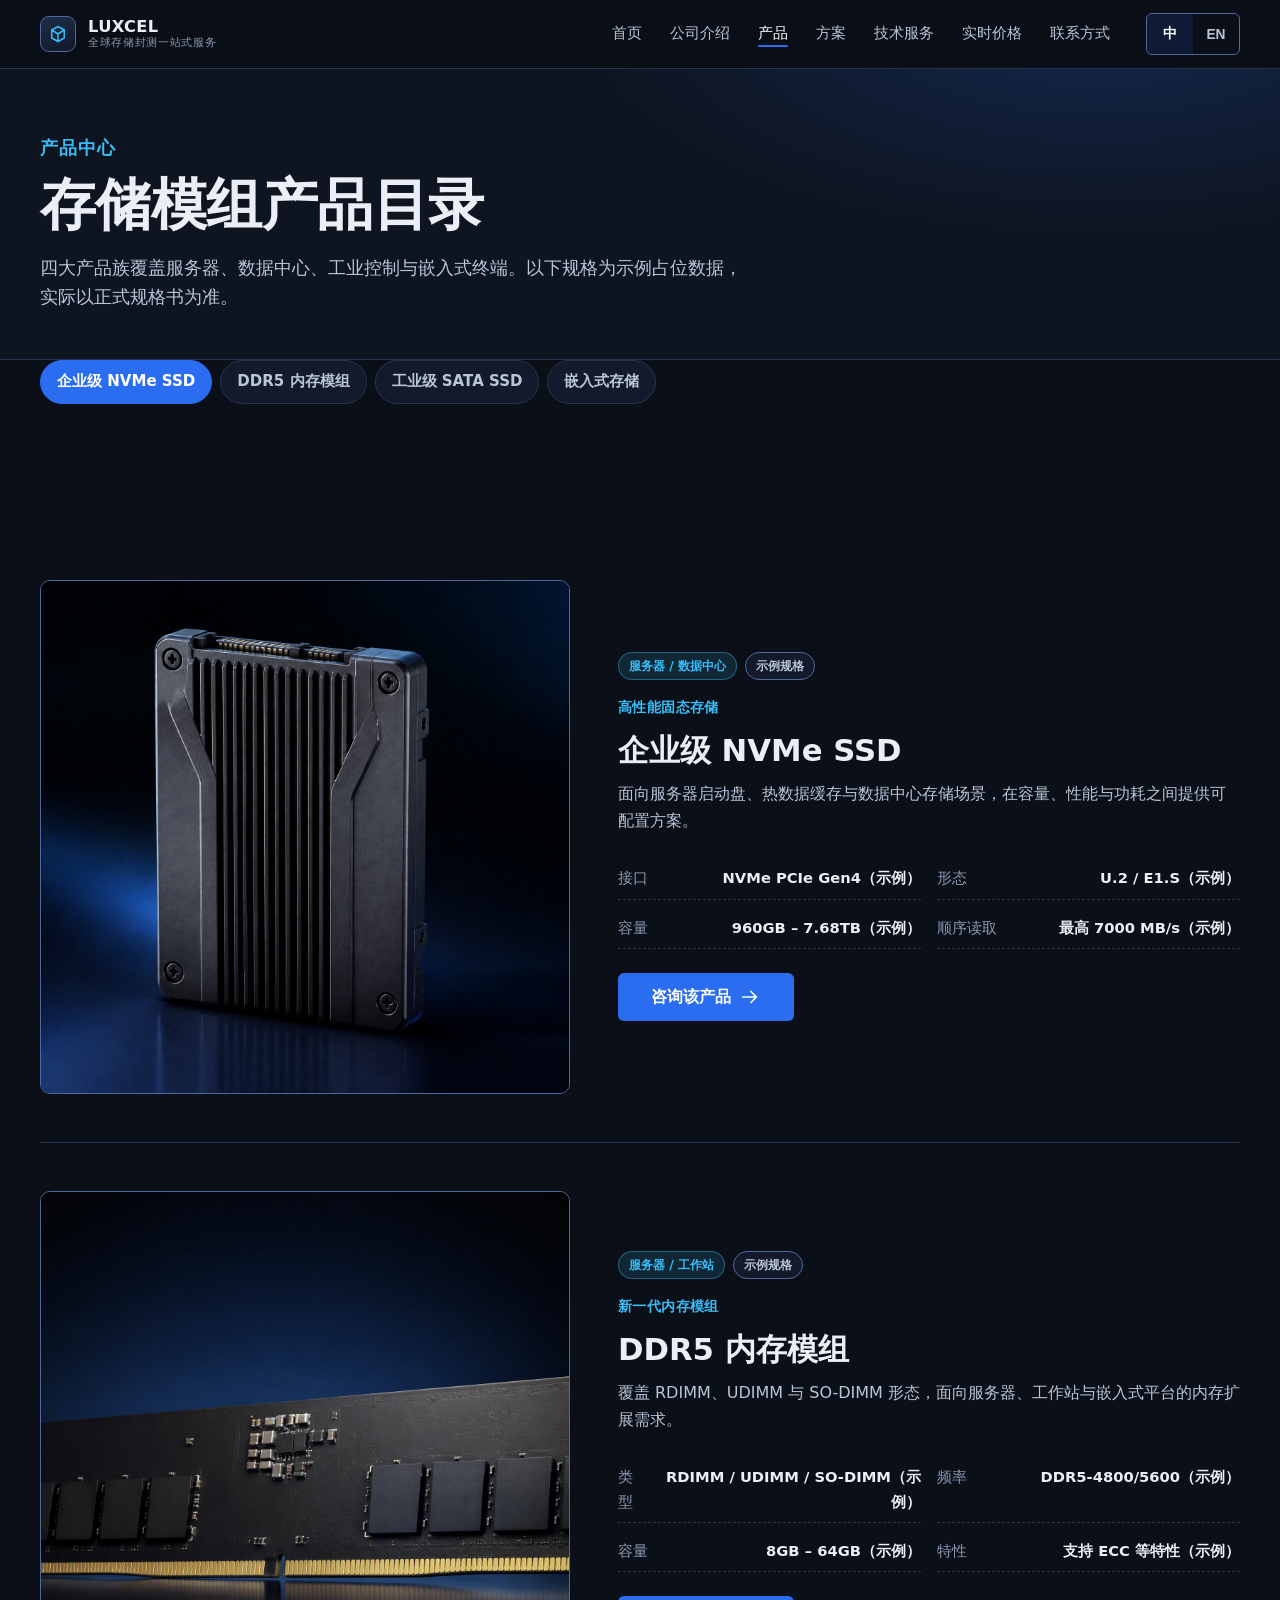
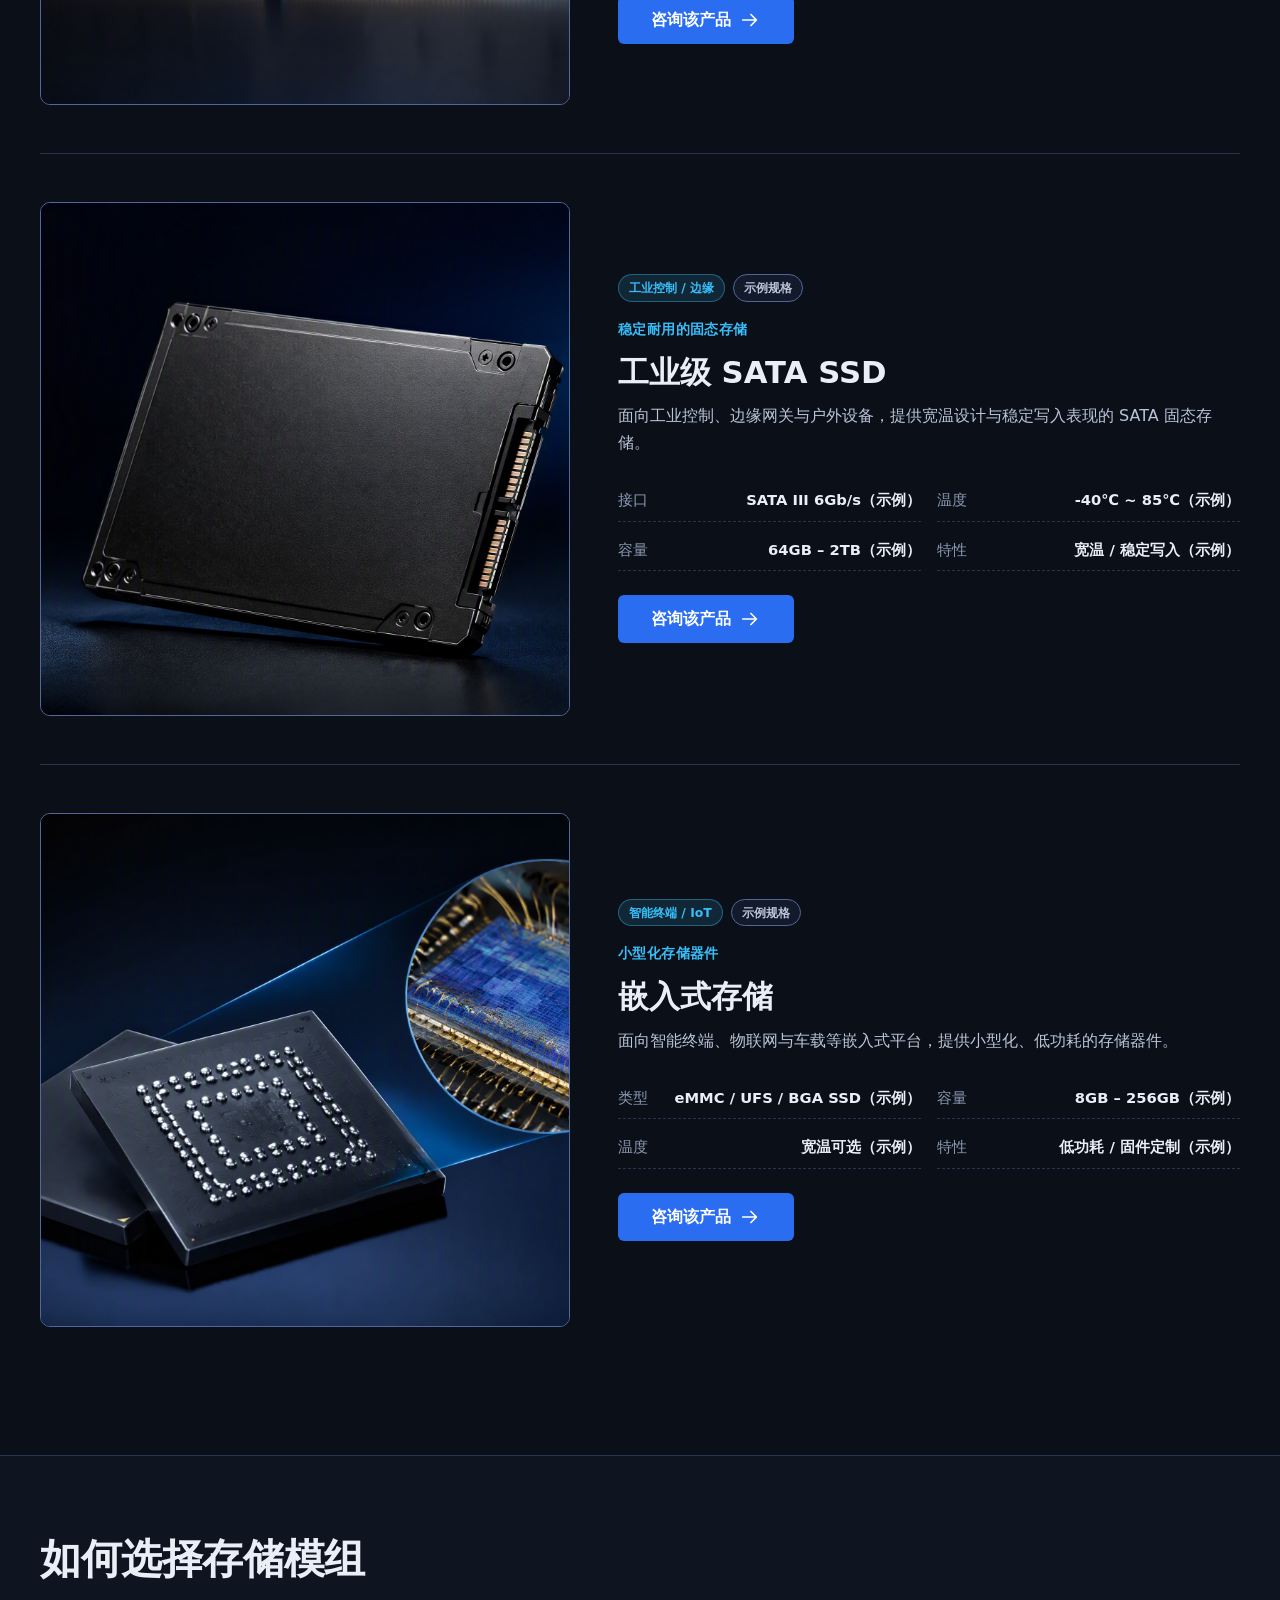
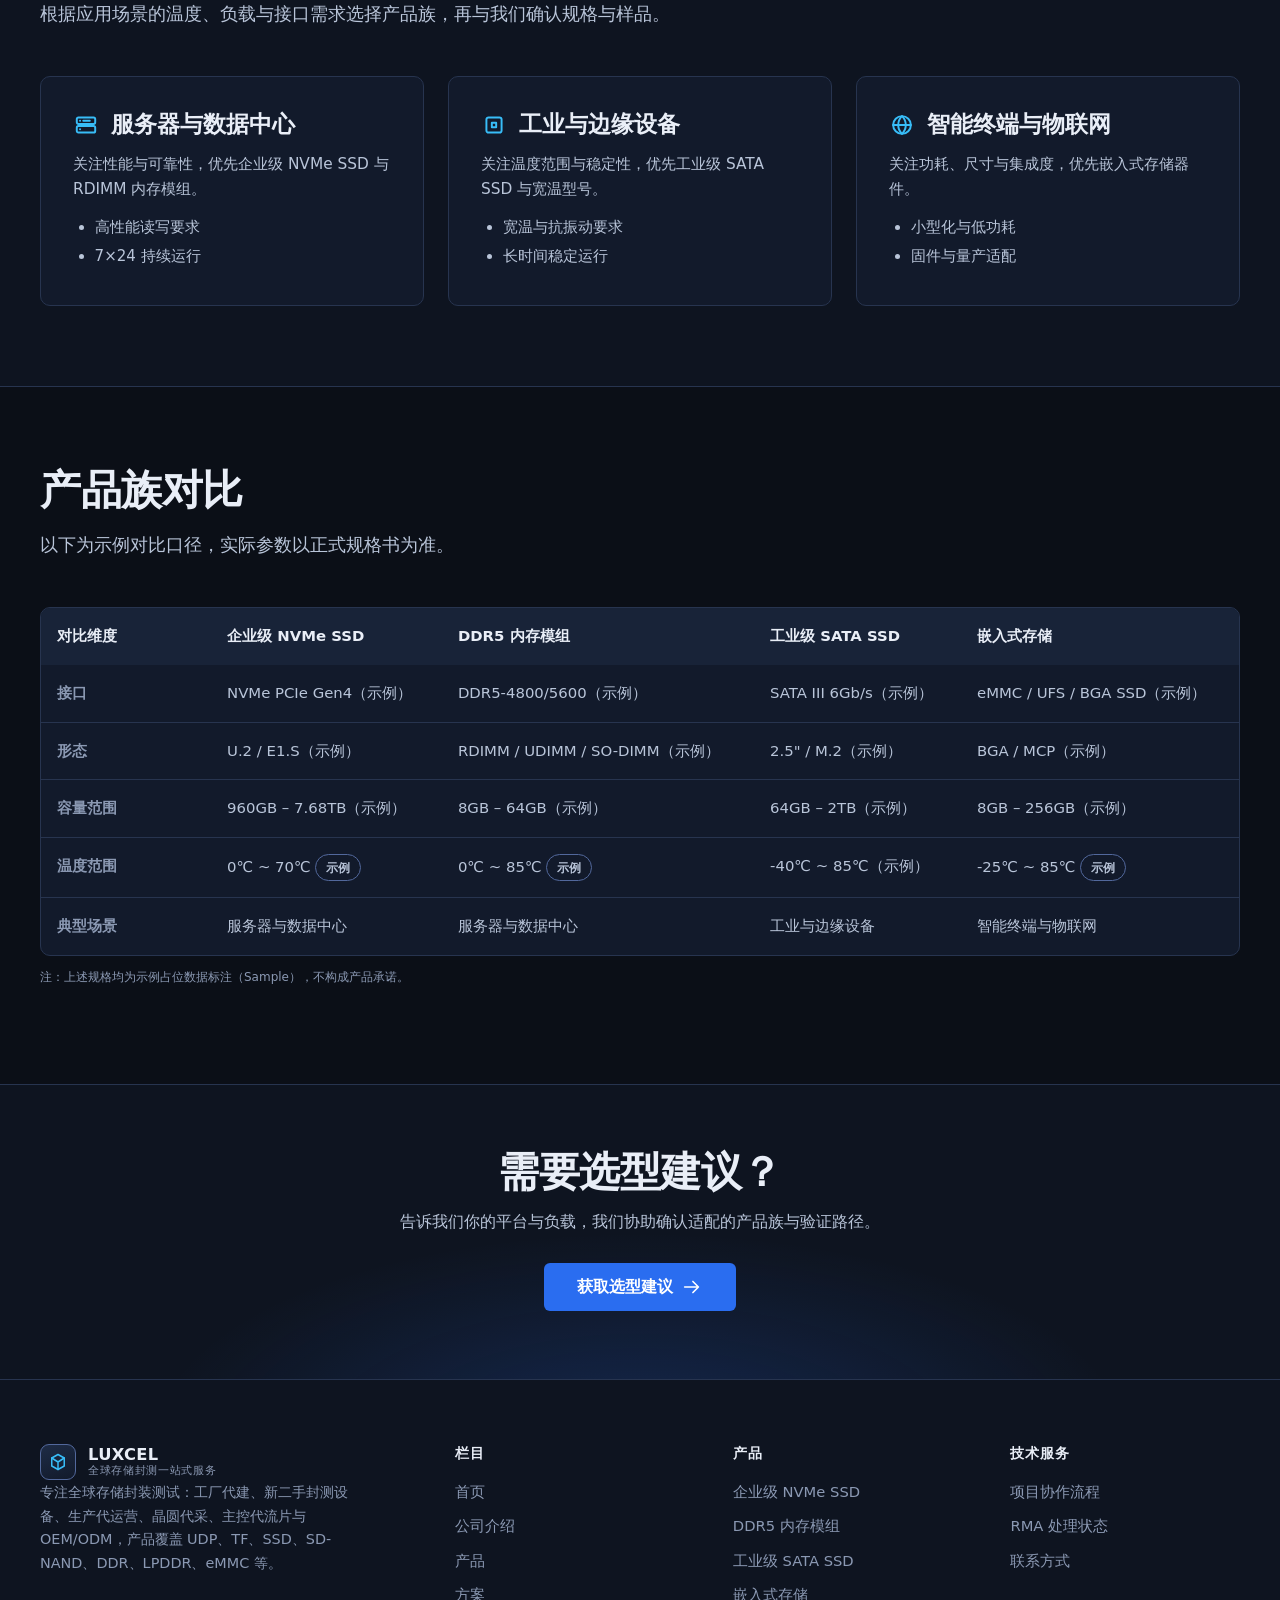
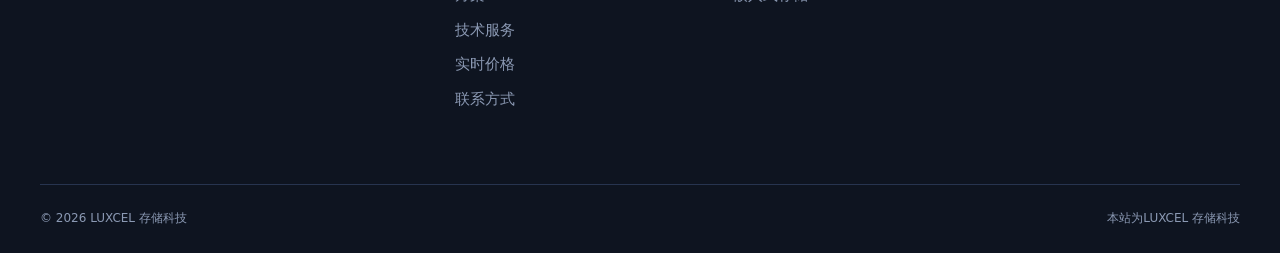
<file: products.html>
<!DOCTYPE html>
<html lang="zh-CN">
<head>
<meta charset="UTF-8">
<meta name="viewport" content="width=device-width, initial-scale=1">
<title data-i18n="products.title">存储模组产品目录</title>
<meta name="description" content="LUXCEL 存储模组产品目录：企业级 NVMe SSD、DDR5 内存模组、工业级 SATA SSD 与嵌入式存储。">
<link rel="canonical" href="https://pocci.ltd/products">
<meta property="og:type" content="website">
<meta property="og:site_name" content="LUXCEL">
<meta property="og:title" content="存储模组产品目录">
<meta property="og:description" content="LUXCEL 存储模组产品目录：企业级 NVMe SSD、DDR5 内存模组、工业级 SATA SSD 与嵌入式存储。">
<meta property="og:url" content="https://pocci.ltd/products">
<meta property="og:locale" content="zh_CN">
<meta property="og:locale:alternate" content="en_US">
<link rel="stylesheet" href="assets/css/style.css">
<script src="assets/js/analytics.js" defer></script>
<link rel="icon" href="data:image/svg+xml,%3Csvg xmlns='http://www.w3.org/2000/svg' viewBox='0 0 32 32'%3E%3Crect x='2' y='2' width='28' height='28' rx='6' fill='%230e1420' stroke='%232a6df0' stroke-width='2'/%3E%3Crect x='9' y='9' width='14' height='14' rx='3' fill='none' stroke='%2338bdf8' stroke-width='2'/%3E%3Crect x='13' y='13' width='6' height='6' fill='%232a6df0'/%3E%3C/svg%3E">
</head>
<body data-page="products.title">

<svg xmlns="http://www.w3.org/2000/svg" style="display:none" aria-hidden="true">
  <symbol id="i-menu" viewBox="0 0 24 24"><path d="M3.5 6h17M3.5 12h17M3.5 18h11"/></symbol>
  <symbol id="i-close" viewBox="0 0 24 24"><path d="M6 6l12 12M18 6L6 18"/></symbol>
  <symbol id="i-arrow-right" viewBox="0 0 24 24"><path d="M4 12h15M13 6l6 6-6 6"/></symbol>
  <symbol id="i-check" viewBox="0 0 24 24"><path d="M5 12.5l4.5 4.5L19 7.5"/></symbol>
  <symbol id="i-chip" viewBox="0 0 24 24"><rect x="6.5" y="6.5" width="11" height="11" rx="1.5"/><rect x="9.5" y="9.5" width="5" height="5"/><path d="M9 3.5v3M12 3.5v3M15 3.5v3M9 17.5v3M12 17.5v3M15 17.5v3M3.5 9h3M3.5 12h3M3.5 15h3M17.5 9h3M17.5 12h3M17.5 15h3"/></symbol>
  <symbol id="i-ssd" viewBox="0 0 24 24"><rect x="3.5" y="6.5" width="17" height="11" rx="2"/><path d="M7 12h2M12 12h2M17 12h2M7 15.5h2"/><circle cx="14.5" cy="15.5" r="0.9"/></symbol>
  <symbol id="i-memory" viewBox="0 0 24 24"><rect x="4.5" y="7" width="15" height="10" rx="1.5"/><path d="M8.5 7v10M12.5 7v10M16.5 7v10M4.5 12h15"/></symbol>
  <symbol id="i-server" viewBox="0 0 24 24"><rect x="3.5" y="5" width="17" height="6" rx="1.5"/><rect x="3.5" y="13" width="17" height="6" rx="1.5"/><path d="M6.5 8h.01M6.5 16h.01M9.5 8h6"/></symbol>
  <symbol id="i-embedded" viewBox="0 0 24 24"><rect x="5" y="5" width="14" height="14" rx="2"/><rect x="10" y="10" width="4" height="4"/></symbol>
  <symbol id="i-globe" viewBox="0 0 24 24"><circle cx="12" cy="12" r="8.2"/><path d="M3.8 12h16.4M12 3.8c2.3 2.3 3.5 5 3.5 8.2s-1.2 5.9-3.5 8.2c-2.3-2.3-3.5-5-3.5-8.2s1.2-5.9 3.5-8.2z"/></symbol>
  <symbol id="i-cube" viewBox="0 0 24 24"><path d="M12 3l7.5 4.2v9.6L12 21l-7.5-4.2V7.2z"/><path d="M12 12l7.5-4.8M12 12v9M12 12L4.5 7.2"/></symbol>
  <symbol id="i-check-circle" viewBox="0 0 24 24"><circle cx="12" cy="12" r="8.2"/><path d="M8.5 12l2.5 2.5 4.5-4.5"/></symbol>
</svg>

<a class="skip-link" href="#main" data-i18n="common.skip">跳到主要内容</a>

<header class="site-header" id="siteHeader">
  <div class="container nav-row">
    <a class="brand" href="index.html" aria-label="LUXCEL">
      <span class="brand-mark"><svg class="icon"><use href="#i-cube"/></svg></span>
      <span class="brand-name">
        <strong data-i18n="brand.nick">LUXCEL</strong>
        <small data-i18n="brand.tag">全球存储封测一站式服务</small>
      </span>
    </a>
    <nav class="main-nav" aria-label="主导航">
      <ul>
        <li><a class="nav-link" href="index.html" data-i18n="nav.home">首页</a></li>
        <li><a class="nav-link" href="about.html" data-i18n="nav.about">公司介绍</a></li>
        <li><a class="nav-link" href="products.html" aria-current="page" data-i18n="nav.products">产品</a></li>
        <li><a class="nav-link" href="solutions.html" data-i18n="nav.solutions">方案</a></li>
        <li><a class="nav-link" href="services.html" data-i18n="nav.services">技术服务</a></li>
        <li><a class="nav-link" href="prices.html" data-i18n="nav.prices">实时价格</a></li>
<li><a class="nav-link" href="contact.html" data-i18n="nav.contact">联系方式</a></li>
      </ul>
      <div class="nav-tools">
        <div class="lang-switch" role="group" aria-label="语言切换">
          <button type="button" data-lang="zh" aria-pressed="true">中</button>
          <button type="button" data-lang="en" aria-pressed="false">EN</button>
        </div>
        <button class="nav-toggle" type="button" id="navToggle" aria-expanded="false" aria-controls="mobileMenu" data-i18n-aria="nav.menu">
          <svg class="icon" data-icon-switch="menu"><use href="#i-menu"/></svg>
        </button>
      </div>
    </nav>
  </div>
</header>

<nav class="mobile-menu" id="mobileMenu" aria-label="移动端导航">
  <ul>
    <li><a href="index.html" data-i18n="nav.home">首页</a></li>
    <li><a href="about.html" data-i18n="nav.about">公司介绍</a></li>
    <li><a href="products.html" aria-current="page" data-i18n="nav.products">产品</a></li>
    <li><a href="solutions.html" data-i18n="nav.solutions">方案</a></li>
    <li><a href="services.html" data-i18n="nav.services">技术服务</a></li>
    <li><a href="prices.html" data-i18n="nav.prices">实时价格</a></li>
        <li><a href="contact.html" data-i18n="nav.contact">联系方式</a></li>
  </ul>
  <div class="mobile-lang" role="group" aria-label="语言切换">
    <div class="lang-switch">
      <button type="button" data-lang="zh" aria-pressed="true">中</button>
      <button type="button" data-lang="en" aria-pressed="false">EN</button>
    </div>
  </div>
</nav>

<main id="main">

  <section class="page-hero">
    <div class="container">
      <p class="kicker" data-i18n="products.kicker">产品中心</p>
      <h1 data-i18n="products.title">存储模组产品目录</h1>
      <p data-i18n="products.lead">四大产品族覆盖服务器、数据中心、工业控制与嵌入式终端。以下规格为示例占位数据，实际以正式规格书为准。</p>
    </div>
  </section>

  <!-- 产品族局部导航 -->
  <nav class="product-family-nav container anchor" id="family-nav" aria-label="products.nav.label">
    <a href="#nvme" aria-current="true" data-i18n="home.products.1.name">企业级 NVMe SSD</a>
    <a href="#ddr5" data-i18n="home.products.2.name">DDR5 内存模组</a>
    <a href="#sata" data-i18n="home.products.3.name">工业级 SATA SSD</a>
    <a href="#embedded" data-i18n="home.products.4.name">嵌入式存储</a>
  </nav>

  <section class="section">
    <div class="container">

      <!-- 产品带 1：NVMe -->
      <article class="product-band" id="nvme">
        <div class="band-media reveal">
          <img src="assets/img/hero-nvme-ssd.png" alt="企业级 NVMe SSD 概念渲染" data-i18n-alt="home.mediaCap" width="2560" height="1440">
        </div>
        <div class="band-body reveal">
          <div class="badge-row">
            <span class="badge badge-info" data-i18n="products.band1.tag">服务器 / 数据中心</span>
            <span class="badge" data-i18n="common.sampleSpec">示例规格</span>
          </div>
          <p class="band-pos" data-i18n="products.band1.pos">高性能固态存储</p>
          <h3 data-i18n="products.band1.name">企业级 NVMe SSD</h3>
          <p class="band-desc" data-i18n="products.band1.desc">面向服务器启动盘、热数据缓存与数据中心存储场景，在容量、性能与功耗之间提供可配置方案。</p>
          <dl class="spec-group">
            <div class="spec-item"><dt data-i18n="products.band1.spec.1">接口</dt><dd data-i18n="products.band1.spec.1v">NVMe PCIe Gen4（示例）</dd></div>
            <div class="spec-item"><dt data-i18n="products.band1.spec.2">形态</dt><dd data-i18n="products.band1.spec.2v">U.2 / E1.S（示例）</dd></div>
            <div class="spec-item"><dt data-i18n="products.band1.spec.3">容量</dt><dd data-i18n="products.band1.spec.3v">960GB – 7.68TB（示例）</dd></div>
            <div class="spec-item"><dt data-i18n="products.band1.spec.4">顺序读取</dt><dd data-i18n="products.band1.spec.4v">最高 7000 MB/s（示例）</dd></div>
          </dl>
          <div class="band-actions">
            <a class="btn btn-primary" href="contact.html"><span data-i18n="products.band1.cta">咨询该产品</span><svg class="icon"><use href="#i-arrow-right"/></svg></a>
          </div>
        </div>
      </article>

      <!-- 产品带 2：DDR5 -->
      <article class="product-band" id="ddr5">
        <div class="band-media reveal">
          <img src="assets/img/ddr5-dimm.png" alt="DDR5 内存模组概念渲染" data-i18n-alt="products.band2.imgAlt" width="2560" height="1440">
        </div>
        <div class="band-body reveal">
          <div class="badge-row">
            <span class="badge badge-info" data-i18n="products.band2.tag">服务器 / 工作站</span>
            <span class="badge" data-i18n="common.sampleSpec">示例规格</span>
          </div>
          <p class="band-pos" data-i18n="products.band2.pos">新一代内存模组</p>
          <h3 data-i18n="products.band2.name">DDR5 内存模组</h3>
          <p class="band-desc" data-i18n="products.band2.desc">覆盖 RDIMM、UDIMM 与 SO-DIMM 形态，面向服务器、工作站与嵌入式平台的内存扩展需求。</p>
          <dl class="spec-group">
            <div class="spec-item"><dt data-i18n="products.band2.spec.1">类型</dt><dd data-i18n="products.band2.spec.1v">RDIMM / UDIMM / SO-DIMM（示例）</dd></div>
            <div class="spec-item"><dt data-i18n="products.band2.spec.2">频率</dt><dd data-i18n="products.band2.spec.2v">DDR5-4800/5600（示例）</dd></div>
            <div class="spec-item"><dt data-i18n="products.band2.spec.3">容量</dt><dd data-i18n="products.band2.spec.3v">8GB – 64GB（示例）</dd></div>
            <div class="spec-item"><dt data-i18n="products.band2.spec.4">特性</dt><dd data-i18n="products.band2.spec.4v">支持 ECC 等特性（示例）</dd></div>
          </dl>
          <div class="band-actions">
            <a class="btn btn-primary" href="contact.html"><span data-i18n="products.band2.cta">咨询该产品</span><svg class="icon"><use href="#i-arrow-right"/></svg></a>
          </div>
        </div>
      </article>

      <!-- 产品带 3：工业 SATA -->
      <article class="product-band" id="sata">
        <div class="band-media reveal">
          <img src="assets/img/industrial-sata-ssd.png" alt="工业级 SATA SSD 概念渲染" data-i18n-alt="products.band3.imgAlt" width="2560" height="1440">
        </div>
        <div class="band-body reveal">
          <div class="badge-row">
            <span class="badge badge-info" data-i18n="products.band3.tag">工业控制 / 边缘</span>
            <span class="badge" data-i18n="common.sampleSpec">示例规格</span>
          </div>
          <p class="band-pos" data-i18n="products.band3.pos">稳定耐用的固态存储</p>
          <h3 data-i18n="products.band3.name">工业级 SATA SSD</h3>
          <p class="band-desc" data-i18n="products.band3.desc">面向工业控制、边缘网关与户外设备，提供宽温设计与稳定写入表现的 SATA 固态存储。</p>
          <dl class="spec-group">
            <div class="spec-item"><dt data-i18n="products.band3.spec.1">接口</dt><dd data-i18n="products.band3.spec.1v">SATA III 6Gb/s（示例）</dd></div>
            <div class="spec-item"><dt data-i18n="products.band3.spec.2">温度</dt><dd data-i18n="products.band3.spec.2v">-40℃ ~ 85℃（示例）</dd></div>
            <div class="spec-item"><dt data-i18n="products.band3.spec.3">容量</dt><dd data-i18n="products.band3.spec.3v">64GB – 2TB（示例）</dd></div>
            <div class="spec-item"><dt data-i18n="products.band3.spec.4">特性</dt><dd data-i18n="products.band3.spec.4v">宽温 / 稳定写入（示例）</dd></div>
          </dl>
          <div class="band-actions">
            <a class="btn btn-primary" href="contact.html"><span data-i18n="products.band3.cta">咨询该产品</span><svg class="icon"><use href="#i-arrow-right"/></svg></a>
          </div>
        </div>
      </article>

      <!-- 产品带 4：嵌入式 -->
      <article class="product-band" id="embedded">
        <div class="band-media reveal">
          <img src="assets/img/embedded-storage.png" alt="嵌入式存储概念渲染" data-i18n-alt="products.band4.imgAlt" width="2560" height="1440">
        </div>
        <div class="band-body reveal">
          <div class="badge-row">
            <span class="badge badge-info" data-i18n="products.band4.tag">智能终端 / IoT</span>
            <span class="badge" data-i18n="common.sampleSpec">示例规格</span>
          </div>
          <p class="band-pos" data-i18n="products.band4.pos">小型化存储器件</p>
          <h3 data-i18n="products.band4.name">嵌入式存储</h3>
          <p class="band-desc" data-i18n="products.band4.desc">面向智能终端、物联网与车载等嵌入式平台，提供小型化、低功耗的存储器件。</p>
          <dl class="spec-group">
            <div class="spec-item"><dt data-i18n="products.band4.spec.1">类型</dt><dd data-i18n="products.band4.spec.1v">eMMC / UFS / BGA SSD（示例）</dd></div>
            <div class="spec-item"><dt data-i18n="products.band4.spec.2">容量</dt><dd data-i18n="products.band4.spec.2v">8GB – 256GB（示例）</dd></div>
            <div class="spec-item"><dt data-i18n="products.band4.spec.3">温度</dt><dd data-i18n="products.band4.spec.3v">宽温可选（示例）</dd></div>
            <div class="spec-item"><dt data-i18n="products.band4.spec.4">特性</dt><dd data-i18n="products.band4.spec.4v">低功耗 / 固件定制（示例）</dd></div>
          </dl>
          <div class="band-actions">
            <a class="btn btn-primary" href="contact.html"><span data-i18n="products.band4.cta">咨询该产品</span><svg class="icon"><use href="#i-arrow-right"/></svg></a>
          </div>
        </div>
      </article>

    </div>
  </section>

  <!-- 选择帮助 -->
  <section class="section section-alt" id="help">
    <div class="container">
      <div class="section-head">
        <h2 data-i18n="products.helpTitle">如何选择存储模组</h2>
        <p class="lead" data-i18n="products.helpLead">根据应用场景的温度、负载与接口需求选择产品族，再与我们确认规格与样品。</p>
      </div>
      <div class="help-grid">
        <div class="help-card reveal">
          <h4><svg class="icon"><use href="#i-server"/></svg><span data-i18n="products.help1.title">服务器与数据中心</span></h4>
          <p data-i18n="products.help1.desc">关注性能与可靠性，优先企业级 NVMe SSD 与 RDIMM 内存模组。</p>
          <ul>
            <li data-i18n="products.help1.l1">高性能读写要求</li>
            <li data-i18n="products.help1.l2">7×24 持续运行</li>
          </ul>
        </div>
        <div class="help-card reveal">
          <h4><svg class="icon"><use href="#i-embedded"/></svg><span data-i18n="products.help2.title">工业与边缘设备</span></h4>
          <p data-i18n="products.help2.desc">关注温度范围与稳定性，优先工业级 SATA SSD 与宽温型号。</p>
          <ul>
            <li data-i18n="products.help2.l1">宽温与抗振动要求</li>
            <li data-i18n="products.help2.l2">长时间稳定运行</li>
          </ul>
        </div>
        <div class="help-card reveal">
          <h4><svg class="icon"><use href="#i-globe"/></svg><span data-i18n="products.help3.title">智能终端与物联网</span></h4>
          <p data-i18n="products.help3.desc">关注功耗、尺寸与集成度，优先嵌入式存储器件。</p>
          <ul>
            <li data-i18n="products.help3.l1">小型化与低功耗</li>
            <li data-i18n="products.help3.l2">固件与量产适配</li>
          </ul>
        </div>
      </div>
    </div>
  </section>

  <!-- 同屏比较 -->
  <section class="section" id="compare">
    <div class="container">
      <div class="section-head">
        <h2 data-i18n="products.compareTitle">产品族对比</h2>
        <p class="lead" data-i18n="products.compareLead">以下为示例对比口径，实际参数以正式规格书为准。</p>
      </div>
      <div class="compare-wrap reveal">
        <table>
          <caption class="sr-only" data-i18n="products.compareTitle">产品族对比</caption>
          <thead>
            <tr>
              <th scope="col" data-i18n="products.compare.col">对比维度</th>
              <th scope="col" data-i18n="home.products.1.name">企业级 NVMe SSD</th>
              <th scope="col" data-i18n="home.products.2.name">DDR5 内存模组</th>
              <th scope="col" data-i18n="home.products.3.name">工业级 SATA SSD</th>
              <th scope="col" data-i18n="home.products.4.name">嵌入式存储</th>
            </tr>
          </thead>
          <tbody>
            <tr>
              <th scope="row" data-i18n="products.compare.row.iface">接口</th>
              <td data-i18n="products.band1.spec.1v">NVMe PCIe Gen4（示例）</td>
              <td data-i18n="products.band2.spec.2v">DDR5-4800/5600（示例）</td>
              <td data-i18n="products.band3.spec.1v">SATA III 6Gb/s（示例）</td>
              <td data-i18n="products.band4.spec.1v">eMMC / UFS / BGA SSD（示例）</td>
            </tr>
            <tr>
              <th scope="row" data-i18n="products.compare.row.form">形态</th>
              <td data-i18n="products.band1.spec.2v">U.2 / E1.S（示例）</td>
              <td data-i18n="products.band2.spec.1v">RDIMM / UDIMM / SO-DIMM（示例）</td>
              <td data-i18n="products.compare.form.sata">2.5" / M.2（示例）</td>
              <td data-i18n="products.compare.form.embedded">BGA / MCP（示例）</td>
            </tr>
            <tr>
              <th scope="row" data-i18n="products.compare.row.cap">容量范围</th>
              <td data-i18n="products.band1.spec.3v">960GB – 7.68TB（示例）</td>
              <td data-i18n="products.band2.spec.3v">8GB – 64GB（示例）</td>
              <td data-i18n="products.band3.spec.3v">64GB – 2TB（示例）</td>
              <td data-i18n="products.band4.spec.2v">8GB – 256GB（示例）</td>
            </tr>
            <tr>
              <th scope="row" data-i18n="products.compare.row.temp">温度范围</th>
              <td><span data-i18n="products.compare.temp.enterprise">0℃ ~ 70℃</span> <span class="badge" data-i18n="common.sample">示例</span></td>
              <td><span data-i18n="products.compare.temp.memory">0℃ ~ 85℃</span> <span class="badge" data-i18n="common.sample">示例</span></td>
              <td><span data-i18n="products.band3.spec.2v">-40℃ ~ 85℃（示例）</span></td>
              <td><span data-i18n="products.compare.temp.embedded">-25℃ ~ 85℃</span> <span class="badge" data-i18n="common.sample">示例</span></td>
            </tr>
            <tr>
              <th scope="row" data-i18n="products.compare.row.scene">典型场景</th>
              <td data-i18n="products.help1.title">服务器与数据中心</td>
              <td data-i18n="products.help1.title">服务器与数据中心</td>
              <td data-i18n="products.help2.title">工业与边缘设备</td>
              <td data-i18n="products.help3.title">智能终端与物联网</td>
            </tr>
          </tbody>
        </table>
      </div>
      <p class="compare-notes" data-i18n="products.compare.note">注：上述规格均为示例占位数据标注（Sample），不构成产品承诺。</p>
    </div>
  </section>

  <section class="cta-band">
    <div class="container">
      <h2 data-i18n="products.ctaTitle">需要选型建议？</h2>
      <p data-i18n="products.ctaLead">告诉我们你的平台与负载，我们协助确认适配的产品族与验证路径。</p>
      <a class="btn btn-primary" href="contact.html"><span data-i18n="products.ctaBtn">获取选型建议</span><svg class="icon"><use href="#i-arrow-right"/></svg></a>
    </div>
  </section>

</main>

<footer class="site-footer">
  <div class="container-wide footer-top">
    <div class="footer-brand">
      <a class="brand" href="index.html" aria-label="LUXCEL">
        <span class="brand-mark"><svg class="icon"><use href="#i-cube"/></svg></span>
        <span class="brand-name">
          <strong data-i18n="brand.nick">LUXCEL</strong>
          <small data-i18n="brand.tag">全球存储封测一站式服务</small>
        </span>
      </a>
      <p data-i18n="foot.tagline">专注全球存储封装测试：工厂代建、新二手封测设备、生产代运营、晶圆代采、主控代流片与 OEM/ODM，产品覆盖 UDP、TF、SSD、SD-NAND、DDR、LPDDR、eMMC 等。</p>
    </div>
    <nav class="footer-nav" aria-label="栏目">
      <h4 data-i18n="foot.navs">栏目</h4>
      <ul>
        <li><a href="index.html" data-i18n="nav.home">首页</a></li>
        <li><a href="about.html" data-i18n="nav.about">公司介绍</a></li>
        <li><a href="products.html" data-i18n="nav.products">产品</a></li>
        <li><a href="solutions.html" data-i18n="nav.solutions">方案</a></li>
        <li><a href="services.html" data-i18n="nav.services">技术服务</a></li>
        <li><a href="prices.html" data-i18n="nav.prices">实时价格</a></li>
        <li><a href="contact.html" data-i18n="nav.contact">联系方式</a></li>
      </ul>
    </nav>
    <nav class="footer-nav" aria-label="产品">
      <h4 data-i18n="foot.products">产品</h4>
      <ul>
        <li><a href="products.html#nvme" data-i18n="home.products.1.name">企业级 NVMe SSD</a></li>
        <li><a href="products.html#ddr5" data-i18n="home.products.2.name">DDR5 内存模组</a></li>
        <li><a href="products.html#sata" data-i18n="home.products.3.name">工业级 SATA SSD</a></li>
        <li><a href="products.html#embedded" data-i18n="home.products.4.name">嵌入式存储</a></li>
      </ul>
    </nav>
    <nav class="footer-nav" aria-label="技术服务">
      <h4 data-i18n="foot.services">技术服务</h4>
      <ul>
        <li><a href="services.html#flow" data-i18n="services.flowTitle">项目协作流程</a></li>
        <li><a href="services.html#rma" data-i18n="services.rmaTitle">RMA 处理状态</a></li>
        <li><a href="contact.html" data-i18n="nav.contact">联系方式</a></li>
      </ul>
    </nav>
  </div>
  <div class="container-wide footer-bottom">
    <span data-i18n="foot.copyright">© 2026 LUXCEL 存储科技（示例）</span>
    <span class="legal" data-i18n="foot.legal">本站为示例站点，品牌、规格与联系方式均为占位内容，可按需替换。</span>
  </div>
</footer>

<script src="assets/js/i18n.js"></script>
<script src="assets/js/main.js"></script>
</body>
</html>
</file>
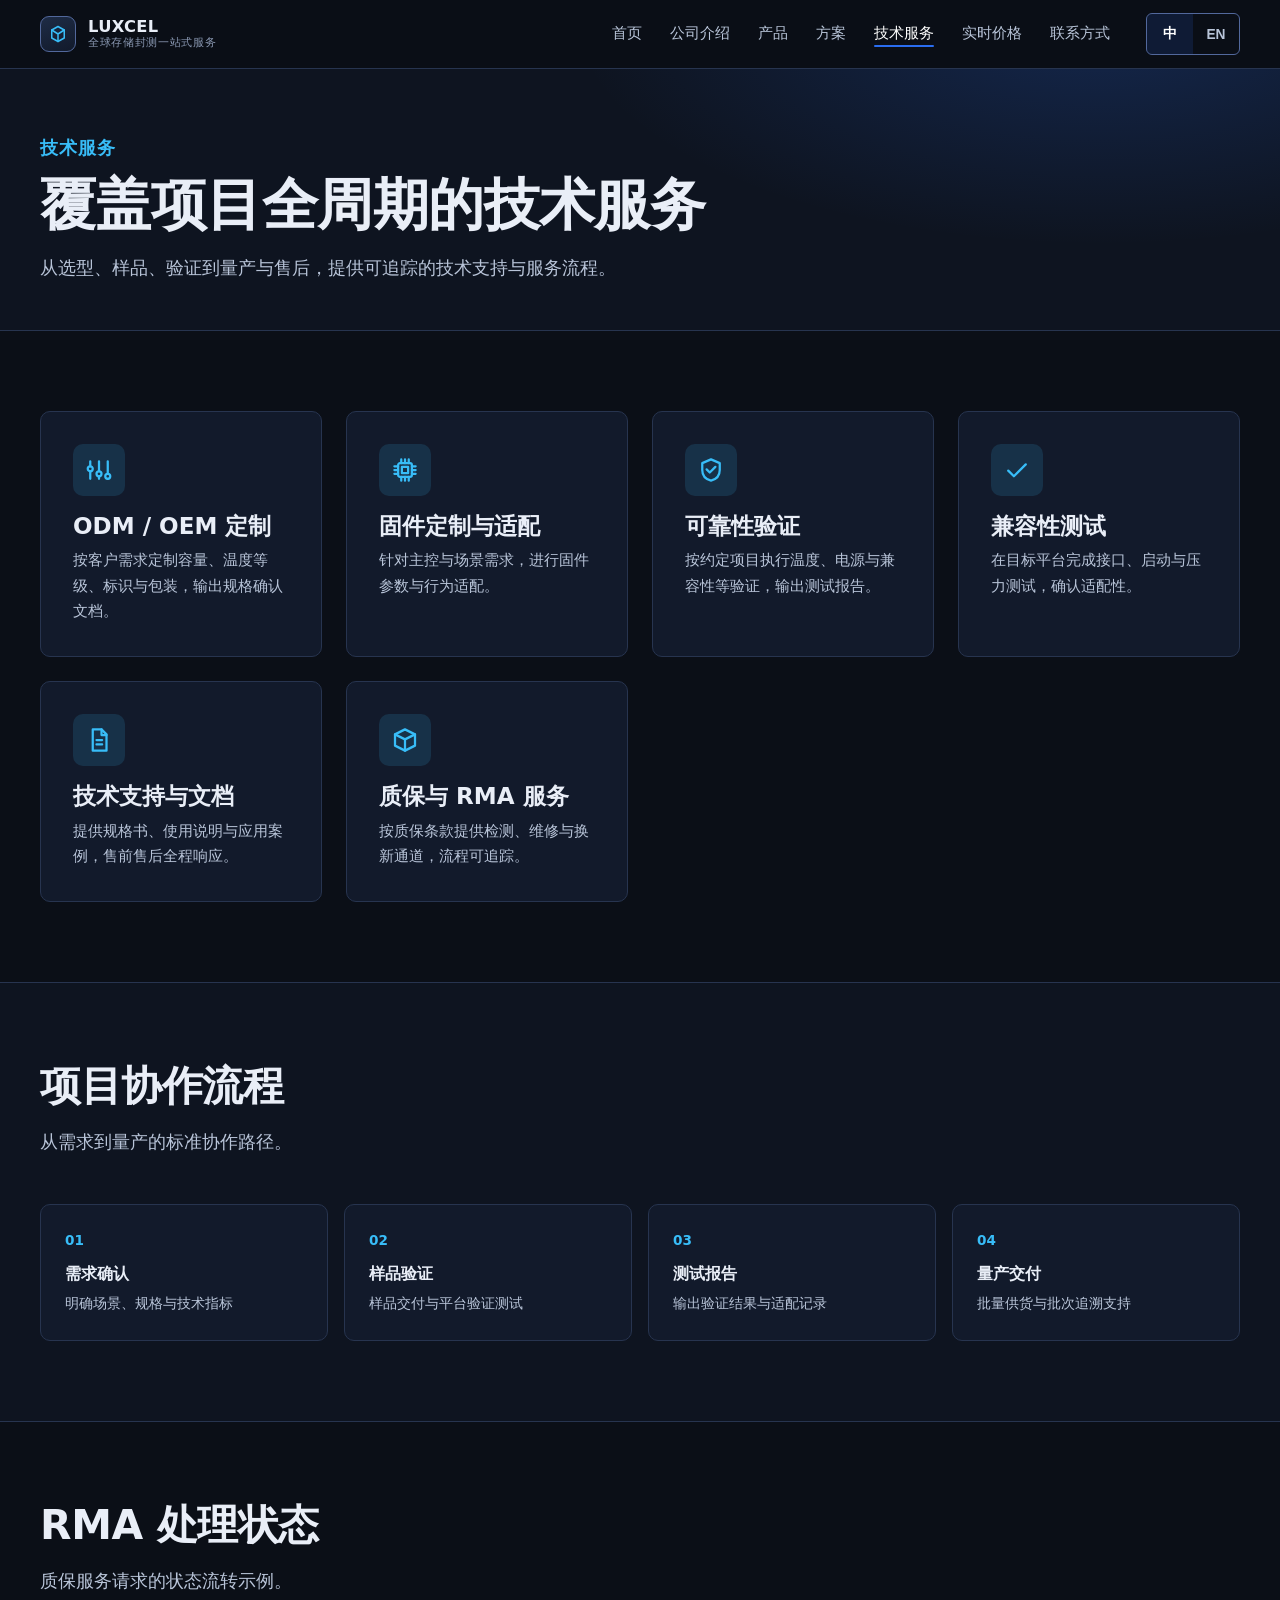
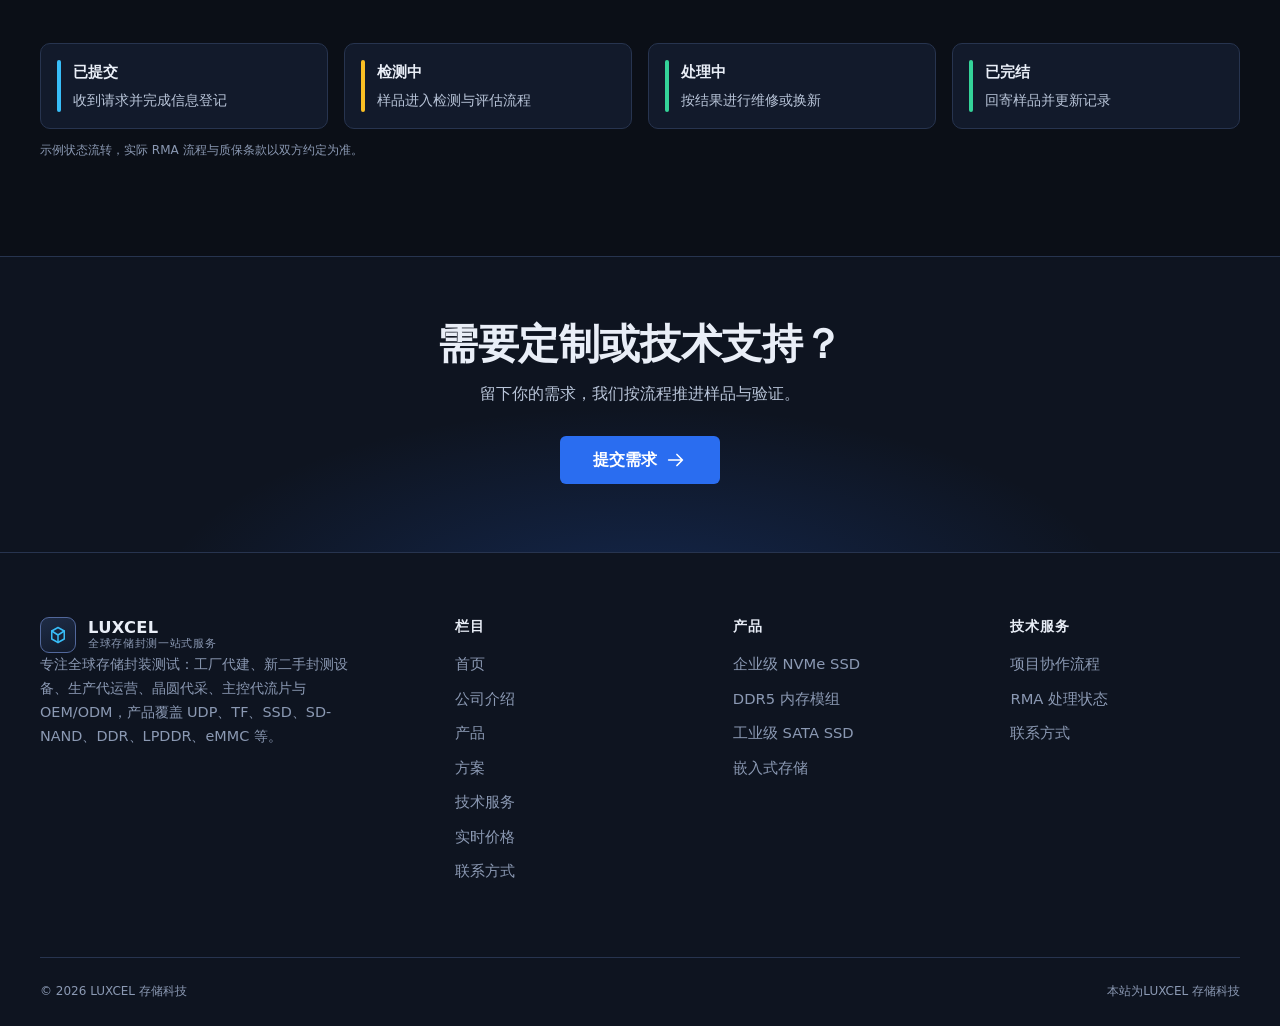
<file: services.html>
<!DOCTYPE html>
<html lang="zh-CN">
<head>
<meta charset="UTF-8">
<meta name="viewport" content="width=device-width, initial-scale=1">
<title data-i18n="services.title">覆盖项目全周期的技术服务</title>
<meta name="description" content="LUXCEL 技术服务：ODM/OEM 定制、固件适配、可靠性验证、兼容性测试、技术支持与 RMA 服务。">
<link rel="canonical" href="https://pocci.ltd/services">
<meta property="og:type" content="website">
<meta property="og:site_name" content="LUXCEL">
<meta property="og:title" content="覆盖项目全周期的技术服务">
<meta property="og:description" content="LUXCEL 技术服务：ODM/OEM 定制、固件适配、可靠性验证、兼容性测试、技术支持与 RMA 服务。">
<meta property="og:url" content="https://pocci.ltd/services">
<meta property="og:locale" content="zh_CN">
<meta property="og:locale:alternate" content="en_US">
<link rel="stylesheet" href="assets/css/style.css">
<script src="assets/js/analytics.js" defer></script>
<link rel="icon" href="data:image/svg+xml,%3Csvg xmlns='http://www.w3.org/2000/svg' viewBox='0 0 32 32'%3E%3Crect x='2' y='2' width='28' height='28' rx='6' fill='%230e1420' stroke='%232a6df0' stroke-width='2'/%3E%3Crect x='9' y='9' width='14' height='14' rx='3' fill='none' stroke='%2338bdf8' stroke-width='2'/%3E%3Crect x='13' y='13' width='6' height='6' fill='%232a6df0'/%3E%3C/svg%3E">
</head>
<body data-page="services.title">

<svg xmlns="http://www.w3.org/2000/svg" style="display:none" aria-hidden="true">
  <symbol id="i-menu" viewBox="0 0 24 24"><path d="M3.5 6h17M3.5 12h17M3.5 18h11"/></symbol>
  <symbol id="i-close" viewBox="0 0 24 24"><path d="M6 6l12 12M18 6L6 18"/></symbol>
  <symbol id="i-arrow-right" viewBox="0 0 24 24"><path d="M4 12h15M13 6l6 6-6 6"/></symbol>
  <symbol id="i-check" viewBox="0 0 24 24"><path d="M5 12.5l4.5 4.5L19 7.5"/></symbol>
  <symbol id="i-sliders" viewBox="0 0 24 24"><path d="M5 5v4M5 13v6M12 5v8M12 17v2M19 5v10M19 19v0"/><circle cx="5" cy="11" r="2"/><circle cx="12" cy="15" r="2"/><circle cx="19" cy="17" r="2"/></symbol>
  <symbol id="i-shield" viewBox="0 0 24 24"><path d="M12 3.5l7 3v5.5c0 4.5-3 7.5-7 8.5-4-1-7-4-7-8.5V6.5z"/><path d="M8.5 11.5l2.5 2.5 4.5-4.5"/></symbol>
  <symbol id="i-doc" viewBox="0 0 24 24"><path d="M7 3.5h7l4 4v13H7z"/><path d="M14 3.5V8h4M10 12h4.5M10 15.5h4.5"/></symbol>
  <symbol id="i-box" viewBox="0 0 24 24"><path d="M4 7.5l8-4 8 4v9l-8 4-8-4z"/><path d="M4 7.5l8 4 8-4M12 11.5v9"/></symbol>
  <symbol id="i-wrench" viewBox="0 0 24 24"><path d="M14.8 4.6a5 5 0 0 0-6.4 6.9L3.8 16a2.1 2.1 0 0 0 3 3l4.5-4.6a5 5 0 0 0 6.9-6.4l-2.7 2.7-2.9-.7-.7-2.9z"/></symbol>
  <symbol id="i-chip" viewBox="0 0 24 24"><rect x="6.5" y="6.5" width="11" height="11" rx="1.5"/><rect x="9.5" y="9.5" width="5" height="5"/><path d="M9 3.5v3M12 3.5v3M15 3.5v3M9 17.5v3M12 17.5v3M15 17.5v3M3.5 9h3M3.5 12h3M3.5 15h3M17.5 9h3M17.5 12h3M17.5 15h3"/></symbol>
  <symbol id="i-cube" viewBox="0 0 24 24"><path d="M12 3l7.5 4.2v9.6L12 21l-7.5-4.2V7.2z"/><path d="M12 12l7.5-4.8M12 12v9M12 12L4.5 7.2"/></symbol>
  <symbol id="i-phone" viewBox="0 0 24 24"><path d="M6.5 3.5h11v17h-11z"/><path d="M10 18.5h4"/></symbol>
  <symbol id="i-mail" viewBox="0 0 24 24"><rect x="3.5" y="5.5" width="17" height="13" rx="1.5"/><path d="M4.5 7l7.5 6 7.5-6"/></symbol>
</svg>

<a class="skip-link" href="#main" data-i18n="common.skip">跳到主要内容</a>

<header class="site-header" id="siteHeader">
  <div class="container nav-row">
    <a class="brand" href="index.html" aria-label="LUXCEL">
      <span class="brand-mark"><svg class="icon"><use href="#i-cube"/></svg></span>
      <span class="brand-name">
        <strong data-i18n="brand.nick">LUXCEL</strong>
        <small data-i18n="brand.tag">全球存储封测一站式服务</small>
      </span>
    </a>
    <nav class="main-nav" aria-label="主导航">
      <ul>
        <li><a class="nav-link" href="index.html" data-i18n="nav.home">首页</a></li>
        <li><a class="nav-link" href="about.html" data-i18n="nav.about">公司介绍</a></li>
        <li><a class="nav-link" href="products.html" data-i18n="nav.products">产品</a></li>
        <li><a class="nav-link" href="solutions.html" data-i18n="nav.solutions">方案</a></li>
        <li><a class="nav-link" href="services.html" aria-current="page" data-i18n="nav.services">技术服务</a></li>
        <li><a class="nav-link" href="prices.html" data-i18n="nav.prices">实时价格</a></li>
<li><a class="nav-link" href="contact.html" data-i18n="nav.contact">联系方式</a></li>
      </ul>
      <div class="nav-tools">
        <div class="lang-switch" role="group" aria-label="语言切换">
          <button type="button" data-lang="zh" aria-pressed="true">中</button>
          <button type="button" data-lang="en" aria-pressed="false">EN</button>
        </div>
        <button class="nav-toggle" type="button" id="navToggle" aria-expanded="false" aria-controls="mobileMenu" data-i18n-aria="nav.menu">
          <svg class="icon" data-icon-switch="menu"><use href="#i-menu"/></svg>
        </button>
      </div>
    </nav>
  </div>
</header>

<nav class="mobile-menu" id="mobileMenu" aria-label="移动端导航">
  <ul>
    <li><a href="index.html" data-i18n="nav.home">首页</a></li>
    <li><a href="about.html" data-i18n="nav.about">公司介绍</a></li>
    <li><a href="products.html" data-i18n="nav.products">产品</a></li>
    <li><a href="solutions.html" data-i18n="nav.solutions">方案</a></li>
    <li><a href="services.html" aria-current="page" data-i18n="nav.services">技术服务</a></li>
    <li><a href="prices.html" data-i18n="nav.prices">实时价格</a></li>
        <li><a href="contact.html" data-i18n="nav.contact">联系方式</a></li>
  </ul>
  <div class="mobile-lang" role="group" aria-label="语言切换">
    <div class="lang-switch">
      <button type="button" data-lang="zh" aria-pressed="true">中</button>
      <button type="button" data-lang="en" aria-pressed="false">EN</button>
    </div>
  </div>
</nav>

<main id="main">

  <section class="page-hero">
    <div class="container">
      <p class="kicker" data-i18n="services.kicker">技术服务</p>
      <h1 data-i18n="services.title">覆盖项目全周期的技术服务</h1>
      <p data-i18n="services.lead">从选型、样品、验证到量产与售后，提供可追踪的技术支持与服务流程。</p>
    </div>
  </section>

  <!-- 服务能力网格 -->
  <section class="section" id="capabilities">
    <div class="container">
      <div class="service-grid">
        <div class="service-card reveal">
          <span class="card-icon"><svg class="icon"><use href="#i-sliders"/></svg></span>
          <h3 data-i18n="services.g1.title">ODM / OEM 定制</h3>
          <p data-i18n="services.g1.desc">按客户需求定制容量、温度等级、标识与包装，输出规格确认文档。</p>
        </div>
        <div class="service-card reveal">
          <span class="card-icon"><svg class="icon"><use href="#i-chip"/></svg></span>
          <h3 data-i18n="services.g2.title">固件定制与适配</h3>
          <p data-i18n="services.g2.desc">针对主控与场景需求，进行固件参数与行为适配。</p>
        </div>
        <div class="service-card reveal">
          <span class="card-icon"><svg class="icon"><use href="#i-shield"/></svg></span>
          <h3 data-i18n="services.g3.title">可靠性验证</h3>
          <p data-i18n="services.g3.desc">按约定项目执行温度、电源与兼容性等验证，输出测试报告。</p>
        </div>
        <div class="service-card reveal">
          <span class="card-icon"><svg class="icon"><use href="#i-check"/></svg></span>
          <h3 data-i18n="services.g4.title">兼容性测试</h3>
          <p data-i18n="services.g4.desc">在目标平台完成接口、启动与压力测试，确认适配性。</p>
        </div>
        <div class="service-card reveal">
          <span class="card-icon"><svg class="icon"><use href="#i-doc"/></svg></span>
          <h3 data-i18n="services.g5.title">技术支持与文档</h3>
          <p data-i18n="services.g5.desc">提供规格书、使用说明与应用案例，售前售后全程响应。</p>
        </div>
        <div class="service-card reveal">
          <span class="card-icon"><svg class="icon"><use href="#i-box"/></svg></span>
          <h3 data-i18n="services.g6.title">质保与 RMA 服务</h3>
          <p data-i18n="services.g6.desc">按质保条款提供检测、维修与换新通道，流程可追踪。</p>
        </div>
      </div>
    </div>
  </section>

  <!-- 项目协作流程 -->
  <section class="section section-alt" id="flow">
    <div class="container">
      <div class="section-head">
        <h2 data-i18n="services.flowTitle">项目协作流程</h2>
        <p class="lead" data-i18n="services.flowLead">从需求到量产的标准协作路径。</p>
      </div>
      <ol class="flow">
        <li class="reveal">
          <h4 data-i18n="services.flow.1.title">需求确认</h4>
          <p data-i18n="services.flow.1.desc">明确场景、规格与技术指标</p>
        </li>
        <li class="reveal">
          <h4 data-i18n="services.flow.2.title">样品验证</h4>
          <p data-i18n="services.flow.2.desc">样品交付与平台验证测试</p>
        </li>
        <li class="reveal">
          <h4 data-i18n="services.flow.3.title">测试报告</h4>
          <p data-i18n="services.flow.3.desc">输出验证结果与适配记录</p>
        </li>
        <li class="reveal">
          <h4 data-i18n="services.flow.4.title">量产交付</h4>
          <p data-i18n="services.flow.4.desc">批量供货与批次追溯支持</p>
        </li>
      </ol>
    </div>
  </section>

  <!-- RMA 状态流转 -->
  <section class="section" id="rma">
    <div class="container">
      <div class="section-head">
        <h2 data-i18n="services.rmaTitle">RMA 处理状态</h2>
        <p class="lead" data-i18n="services.rmaLead">质保服务请求的状态流转示例。</p>
      </div>
      <ul class="status-sample">
        <li class="info reveal">
          <span class="stick" aria-hidden="true"></span>
          <div>
            <strong data-i18n="services.rma.1.t">已提交</strong>
            <p data-i18n="services.rma.1.d">收到请求并完成信息登记</p>
          </div>
        </li>
        <li class="warn reveal">
          <span class="stick" aria-hidden="true"></span>
          <div>
            <strong data-i18n="services.rma.2.t">检测中</strong>
            <p data-i18n="services.rma.2.d">样品进入检测与评估流程</p>
          </div>
        </li>
        <li class="ok reveal">
          <span class="stick" aria-hidden="true"></span>
          <div>
            <strong data-i18n="services.rma.3.t">处理中</strong>
            <p data-i18n="services.rma.3.d">按结果进行维修或换新</p>
          </div>
        </li>
        <li class="ok reveal">
          <span class="stick" aria-hidden="true"></span>
          <div>
            <strong data-i18n="services.rma.4.t">已完结</strong>
            <p data-i18n="services.rma.4.d">回寄样品并更新记录</p>
          </div>
        </li>
      </ul>
      <p class="compare-notes" data-i18n="services.rmaNote">示例状态流转，实际 RMA 流程与质保条款以双方约定为准。</p>
    </div>
  </section>

  <section class="cta-band">
    <div class="container">
      <h2 data-i18n="services.ctaTitle">需要定制或技术支持？</h2>
      <p data-i18n="services.ctaLead">留下你的需求，我们按流程推进样品与验证。</p>
      <a class="btn btn-primary" href="contact.html"><span data-i18n="services.ctaBtn">提交需求</span><svg class="icon"><use href="#i-arrow-right"/></svg></a>
    </div>
  </section>

</main>

<footer class="site-footer">
  <div class="container-wide footer-top">
    <div class="footer-brand">
      <a class="brand" href="index.html" aria-label="LUXCEL">
        <span class="brand-mark"><svg class="icon"><use href="#i-cube"/></svg></span>
        <span class="brand-name">
          <strong data-i18n="brand.nick">LUXCEL</strong>
          <small data-i18n="brand.tag">全球存储封测一站式服务</small>
        </span>
      </a>
      <p data-i18n="foot.tagline">专注全球存储封装测试：工厂代建、新二手封测设备、生产代运营、晶圆代采、主控代流片与 OEM/ODM，产品覆盖 UDP、TF、SSD、SD-NAND、DDR、LPDDR、eMMC 等。</p>
    </div>
    <nav class="footer-nav" aria-label="栏目">
      <h4 data-i18n="foot.navs">栏目</h4>
      <ul>
        <li><a href="index.html" data-i18n="nav.home">首页</a></li>
        <li><a href="about.html" data-i18n="nav.about">公司介绍</a></li>
        <li><a href="products.html" data-i18n="nav.products">产品</a></li>
        <li><a href="solutions.html" data-i18n="nav.solutions">方案</a></li>
        <li><a href="services.html" data-i18n="nav.services">技术服务</a></li>
        <li><a href="prices.html" data-i18n="nav.prices">实时价格</a></li>
        <li><a href="contact.html" data-i18n="nav.contact">联系方式</a></li>
      </ul>
    </nav>
    <nav class="footer-nav" aria-label="产品">
      <h4 data-i18n="foot.products">产品</h4>
      <ul>
        <li><a href="products.html#nvme" data-i18n="home.products.1.name">企业级 NVMe SSD</a></li>
        <li><a href="products.html#ddr5" data-i18n="home.products.2.name">DDR5 内存模组</a></li>
        <li><a href="products.html#sata" data-i18n="home.products.3.name">工业级 SATA SSD</a></li>
        <li><a href="products.html#embedded" data-i18n="home.products.4.name">嵌入式存储</a></li>
      </ul>
    </nav>
    <nav class="footer-nav" aria-label="技术服务">
      <h4 data-i18n="foot.services">技术服务</h4>
      <ul>
        <li><a href="services.html#flow" data-i18n="services.flowTitle">项目协作流程</a></li>
        <li><a href="services.html#rma" data-i18n="services.rmaTitle">RMA 处理状态</a></li>
        <li><a href="contact.html" data-i18n="nav.contact">联系方式</a></li>
      </ul>
    </nav>
  </div>
  <div class="container-wide footer-bottom">
    <span data-i18n="foot.copyright">© 2026 LUXCEL 存储科技（示例）</span>
    <span class="legal" data-i18n="foot.legal">本站为示例站点，品牌、规格与联系方式均为占位内容，可按需替换。</span>
  </div>
</footer>

<script src="assets/js/i18n.js"></script>
<script src="assets/js/main.js"></script>
</body>
</html>
</file>
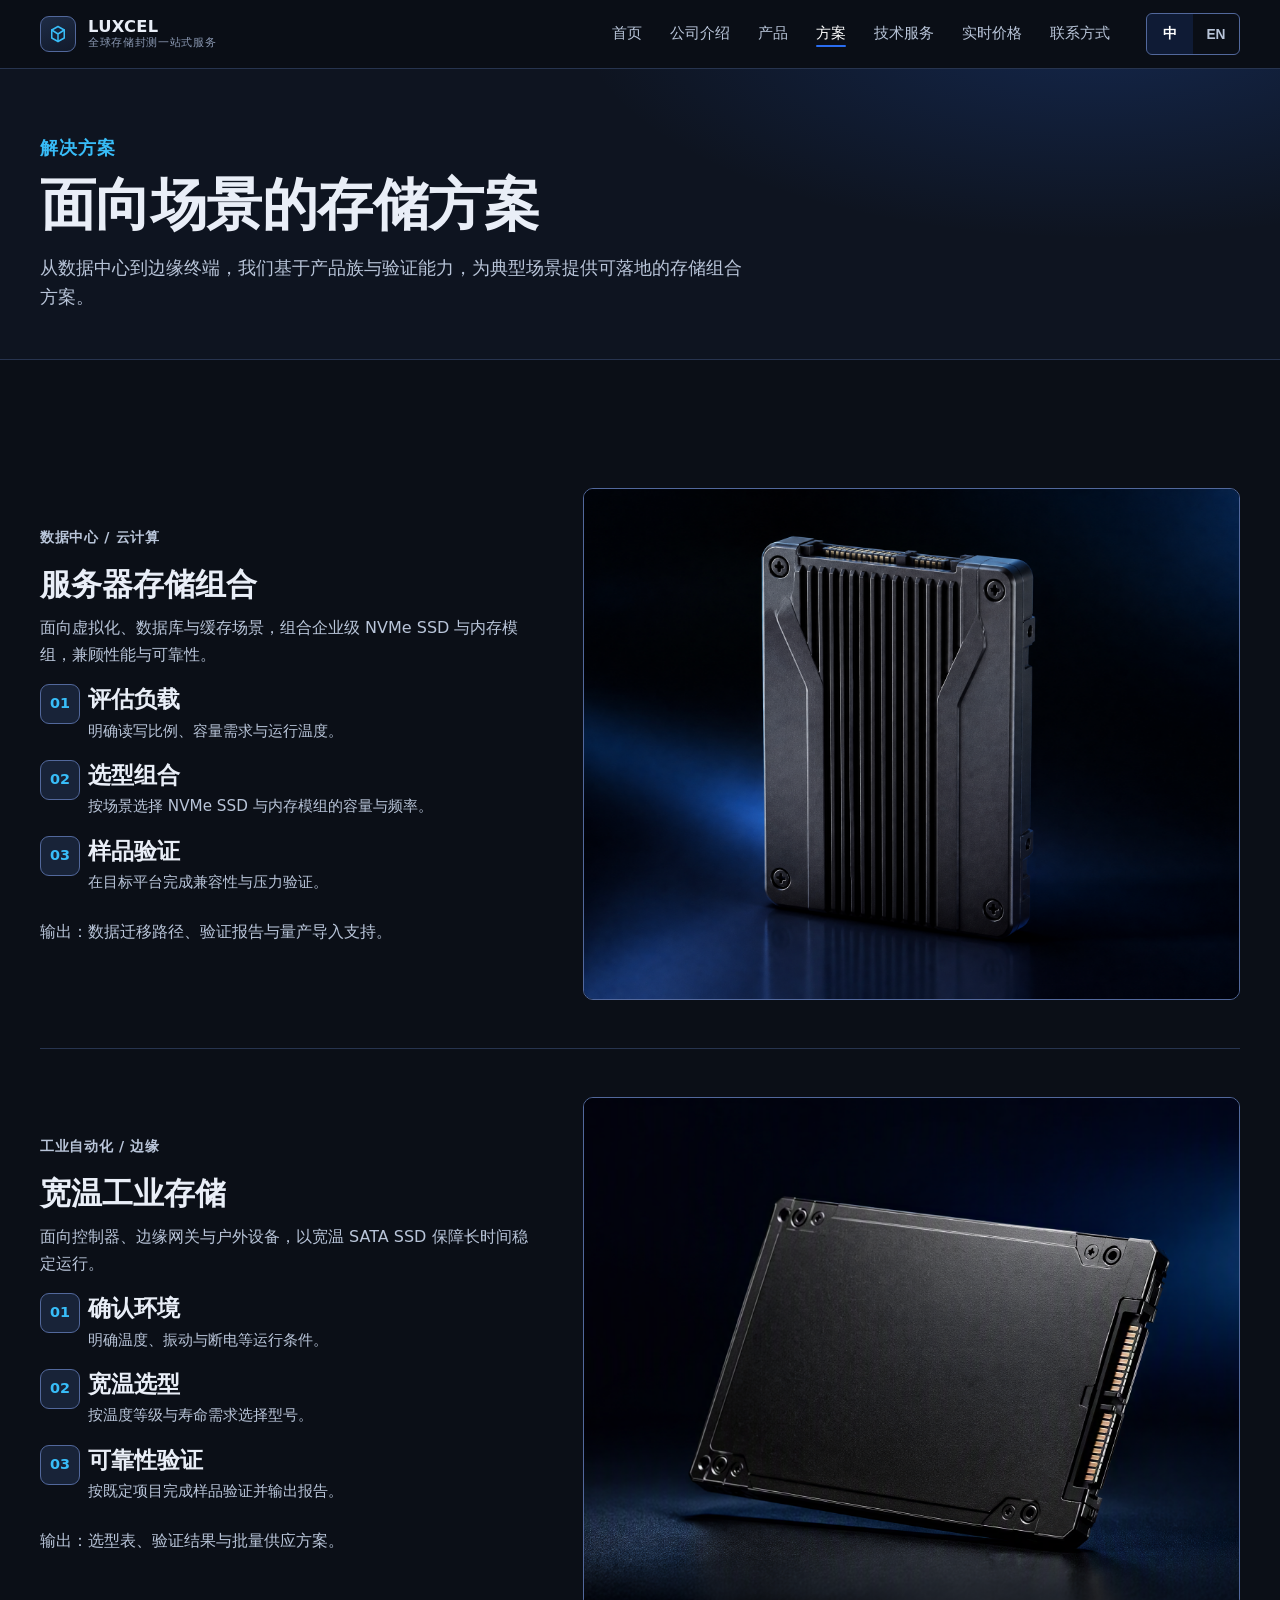
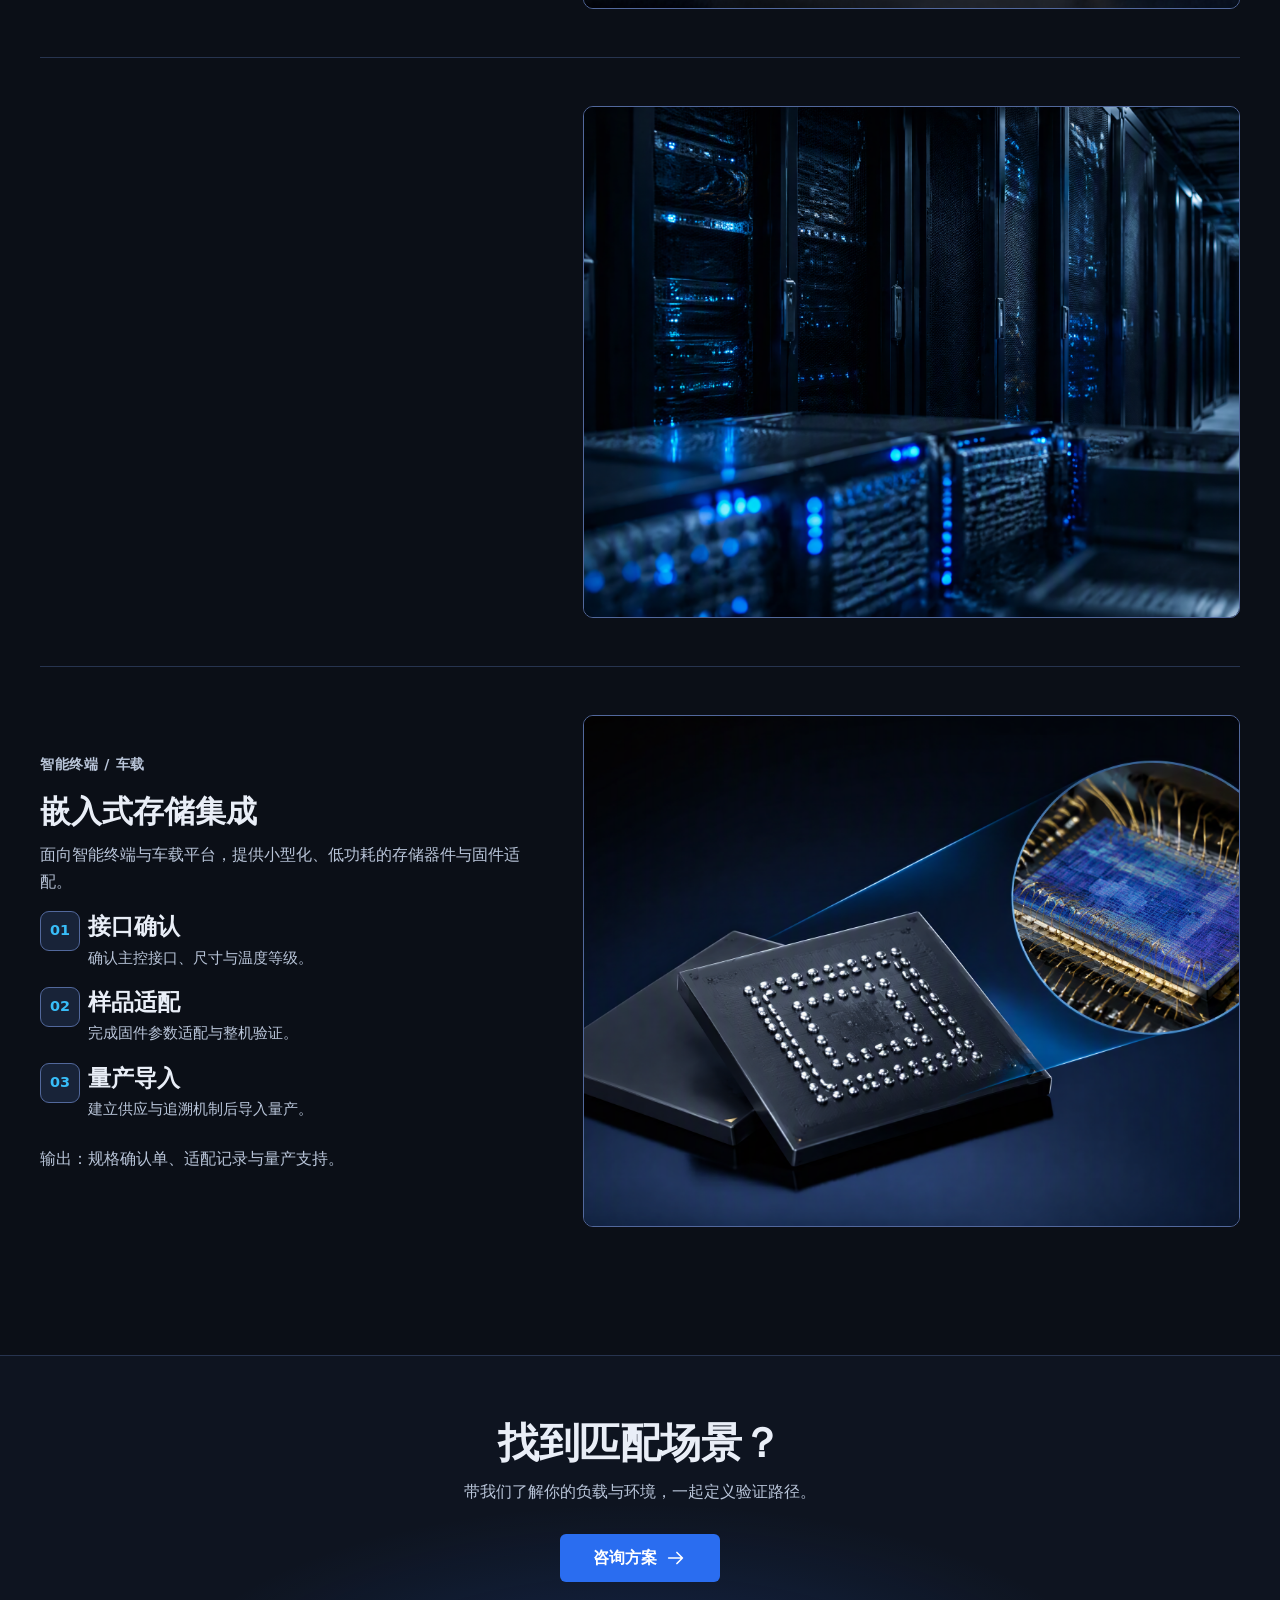
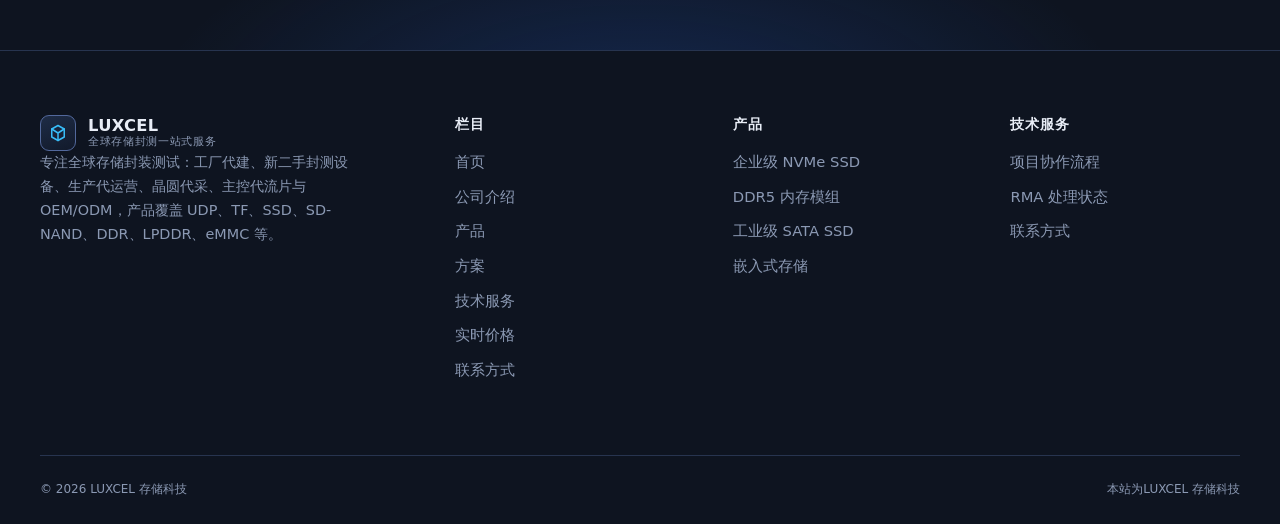
<file: solutions.html>
<!DOCTYPE html>
<html lang="zh-CN">
<head>
<meta charset="UTF-8">
<meta name="viewport" content="width=device-width, initial-scale=1">
<title data-i18n="solutions.title">面向场景的存储方案</title>
<meta name="description" content="LUXCEL 面向数据中心、工业自动化、安防与边缘计算等场景的存储解决方案。">
<link rel="canonical" href="https://pocci.ltd/solutions">
<meta property="og:type" content="website">
<meta property="og:site_name" content="LUXCEL">
<meta property="og:title" content="面向场景的存储方案">
<meta property="og:description" content="LUXCEL 面向数据中心、工业自动化、安防与边缘计算等场景的存储解决方案。">
<meta property="og:url" content="https://pocci.ltd/solutions">
<meta property="og:locale" content="zh_CN">
<meta property="og:locale:alternate" content="en_US">
<link rel="stylesheet" href="assets/css/style.css">
<script src="assets/js/analytics.js" defer></script>
<link rel="icon" href="data:image/svg+xml,%3Csvg xmlns='http://www.w3.org/2000/svg' viewBox='0 0 32 32'%3E%3Crect x='2' y='2' width='28' height='28' rx='6' fill='%230e1420' stroke='%232a6df0' stroke-width='2'/%3E%3Crect x='9' y='9' width='14' height='14' rx='3' fill='none' stroke='%2338bdf8' stroke-width='2'/%3E%3Crect x='13' y='13' width='6' height='6' fill='%232a6df0'/%3E%3C/svg%3E">
</head>
<body data-page="solutions.title">

<svg xmlns="http://www.w3.org/2000/svg" style="display:none" aria-hidden="true">
  <symbol id="i-menu" viewBox="0 0 24 24"><path d="M3.5 6h17M3.5 12h17M3.5 18h11"/></symbol>
  <symbol id="i-close" viewBox="0 0 24 24"><path d="M6 6l12 12M18 6L6 18"/></symbol>
  <symbol id="i-arrow-right" viewBox="0 0 24 24"><path d="M4 12h15M13 6l6 6-6 6"/></symbol>
  <symbol id="i-check" viewBox="0 0 24 24"><path d="M5 12.5l4.5 4.5L19 7.5"/></symbol>
  <symbol id="i-server" viewBox="0 0 24 24"><rect x="3.5" y="5" width="17" height="6" rx="1.5"/><rect x="3.5" y="13" width="17" height="6" rx="1.5"/><path d="M6.5 8h.01M6.5 16h.01M9.5 8h6"/></symbol>
  <symbol id="i-ssd" viewBox="0 0 24 24"><rect x="3.5" y="6.5" width="17" height="11" rx="2"/><path d="M7 12h2M12 12h2M17 12h2M7 15.5h2"/><circle cx="14.5" cy="15.5" r="0.9"/></symbol>
  <symbol id="i-embedded" viewBox="0 0 24 24"><rect x="5" y="5" width="14" height="14" rx="2"/><rect x="10" y="10" width="4" height="4"/></symbol>
  <symbol id="i-layers" viewBox="0 0 24 24"><path d="M12 3.5l8.5 4.5L12 12.5 3.5 8z"/><path d="M4.5 12.5l7.5 4 7.5-4M4.5 16.5l7.5 4 7.5-4"/></symbol>
  <symbol id="i-cube" viewBox="0 0 24 24"><path d="M12 3l7.5 4.2v9.6L12 21l-7.5-4.2V7.2z"/><path d="M12 12l7.5-4.8M12 12v9M12 12L4.5 7.2"/></symbol>
</svg>

<a class="skip-link" href="#main" data-i18n="common.skip">跳到主要内容</a>

<header class="site-header" id="siteHeader">
  <div class="container nav-row">
    <a class="brand" href="index.html" aria-label="LUXCEL">
      <span class="brand-mark"><svg class="icon"><use href="#i-cube"/></svg></span>
      <span class="brand-name">
        <strong data-i18n="brand.nick">LUXCEL</strong>
        <small data-i18n="brand.tag">全球存储封测一站式服务</small>
      </span>
    </a>
    <nav class="main-nav" aria-label="主导航">
      <ul>
        <li><a class="nav-link" href="index.html" data-i18n="nav.home">首页</a></li>
        <li><a class="nav-link" href="about.html" data-i18n="nav.about">公司介绍</a></li>
        <li><a class="nav-link" href="products.html" data-i18n="nav.products">产品</a></li>
        <li><a class="nav-link" href="solutions.html" aria-current="page" data-i18n="nav.solutions">方案</a></li>
        <li><a class="nav-link" href="services.html" data-i18n="nav.services">技术服务</a></li>
        <li><a class="nav-link" href="prices.html" data-i18n="nav.prices">实时价格</a></li>
<li><a class="nav-link" href="contact.html" data-i18n="nav.contact">联系方式</a></li>
      </ul>
      <div class="nav-tools">
        <div class="lang-switch" role="group" aria-label="语言切换">
          <button type="button" data-lang="zh" aria-pressed="true">中</button>
          <button type="button" data-lang="en" aria-pressed="false">EN</button>
        </div>
        <button class="nav-toggle" type="button" id="navToggle" aria-expanded="false" aria-controls="mobileMenu" data-i18n-aria="nav.menu">
          <svg class="icon" data-icon-switch="menu"><use href="#i-menu"/></svg>
        </button>
      </div>
    </nav>
  </div>
</header>

<nav class="mobile-menu" id="mobileMenu" aria-label="移动端导航">
  <ul>
    <li><a href="index.html" data-i18n="nav.home">首页</a></li>
    <li><a href="about.html" data-i18n="nav.about">公司介绍</a></li>
    <li><a href="products.html" data-i18n="nav.products">产品</a></li>
    <li><a href="solutions.html" aria-current="page" data-i18n="nav.solutions">方案</a></li>
    <li><a href="services.html" data-i18n="nav.services">技术服务</a></li>
    <li><a href="prices.html" data-i18n="nav.prices">实时价格</a></li>
        <li><a href="contact.html" data-i18n="nav.contact">联系方式</a></li>
  </ul>
  <div class="mobile-lang" role="group" aria-label="语言切换">
    <div class="lang-switch">
      <button type="button" data-lang="zh" aria-pressed="true">中</button>
      <button type="button" data-lang="en" aria-pressed="false">EN</button>
    </div>
  </div>
</nav>

<main id="main">

  <section class="page-hero">
    <div class="container">
      <p class="kicker" data-i18n="solutions.kicker">解决方案</p>
      <h1 data-i18n="solutions.title">面向场景的存储方案</h1>
      <p data-i18n="solutions.lead">从数据中心到边缘终端，我们基于产品族与验证能力，为典型场景提供可落地的存储组合方案。</p>
    </div>
  </section>

  <section class="section">
    <div class="container">

      <!-- 方案 1 -->
      <article class="solution-card" id="dc">
        <div class="solution-body reveal">
          <p class="scenario-tag" data-i18n="solutions.s1.tag">数据中心 / 云计算</p>
          <h3 data-i18n="solutions.s1.title">服务器存储组合</h3>
          <p data-i18n="solutions.s1.desc">面向虚拟化、数据库与缓存场景，组合企业级 NVMe SSD 与内存模组，兼顾性能与可靠性。</p>
          <ol class="solution-steps">
            <li>
              <h4 data-i18n="solutions.s1.step1.title">评估负载</h4>
              <p data-i18n="solutions.s1.step1.desc">明确读写比例、容量需求与运行温度。</p>
            </li>
            <li>
              <h4 data-i18n="solutions.s1.step2.title">选型组合</h4>
              <p data-i18n="solutions.s1.step2.desc">按场景选择 NVMe SSD 与内存模组的容量与频率。</p>
            </li>
            <li>
              <h4 data-i18n="solutions.s1.step3.title">样品验证</h4>
              <p data-i18n="solutions.s1.step3.desc">在目标平台完成兼容性与压力验证。</p>
            </li>
          </ol>
          <p class="band-desc mb-0" data-i18n="solutions.s1.out">输出：数据迁移路径、验证报告与量产导入支持。</p>
        </div>
        <div class="solution-visual reveal">
          <img src="assets/img/hero-nvme-ssd.png" alt="企业级 NVMe SSD 概念渲染" data-i18n-alt="home.mediaCap" width="2560" height="1440">
        </div>
      </article>

      <!-- 方案 2 -->
      <article class="solution-card" id="industrial">
        <div class="solution-body reveal">
          <p class="scenario-tag" data-i18n="solutions.s2.tag">工业自动化 / 边缘</p>
          <h3 data-i18n="solutions.s2.title">宽温工业存储</h3>
          <p data-i18n="solutions.s2.desc">面向控制器、边缘网关与户外设备，以宽温 SATA SSD 保障长时间稳定运行。</p>
          <ol class="solution-steps">
            <li>
              <h4 data-i18n="solutions.s2.step1.title">确认环境</h4>
              <p data-i18n="solutions.s2.step1.desc">明确温度、振动与断电等运行条件。</p>
            </li>
            <li>
              <h4 data-i18n="solutions.s2.step2.title">宽温选型</h4>
              <p data-i18n="solutions.s2.step2.desc">按温度等级与寿命需求选择型号。</p>
            </li>
            <li>
              <h4 data-i18n="solutions.s2.step3.title">可靠性验证</h4>
              <p data-i18n="solutions.s2.step3.desc">按既定项目完成样品验证并输出报告。</p>
            </li>
          </ol>
          <p class="band-desc mb-0" data-i18n="solutions.s2.out">输出：选型表、验证结果与批量供应方案。</p>
        </div>
        <div class="solution-visual reveal">
          <img src="assets/img/industrial-sata-ssd.png" alt="工业级 SATA SSD 概念渲染" data-i18n-alt="products.band3.imgAlt" width="2560" height="1440">
        </div>
      </article>

      <!-- 方案 3 -->
      <article class="solution-card" id="surveillance">
        <div class="solution-body reveal">
          <p class="scenario-tag" data-i18n="solutions.s3.tag">安防 / 监控</p>
          <h3 data-i18n="solutions.s3.title">监控存储扩容</h3>
          <p data-i18n="solutions.s3.desc">面向录像存储与智能分析，按写入负载与保存周期规划容量与接口。</p>
          <ol class="solution-steps">
            <li>
              <h4 data-i18n="solutions.s3.step1.title">计算容量</h4>
              <p data-i18n="solutions.s3.step1.desc">按码流与保存天数估算容量。</p>
            </li>
            <li>
              <h4 data-i18n="solutions.s3.step2.title">匹配接口</h4>
              <p data-i18n="solutions.s3.step2.desc">按设备接口选择 SATA 或 NVMe 方案。</p>
            </li>
            <li>
              <h4 data-i18n="solutions.s3.step3.title">批量交付</h4>
              <p data-i18n="solutions.s3.step3.desc">确认批次一致性并规模化供货。</p>
            </li>
          </ol>
          <p class="band-desc mb-0" data-i18n="solutions.s3.out">输出：容量规划表与持续供货计划。</p>
        </div>
        <div class="solution-visual reveal">
          <img src="assets/img/datacenter-scene.png" alt="数据中心监控场景概念渲染" data-i18n-alt="solutions.s3.imgAlt" width="2560" height="1440">
        </div>
      </article>

      <!-- 方案 4 -->
      <article class="solution-card" id="embedded">
        <div class="solution-body reveal">
          <p class="scenario-tag" data-i18n="solutions.s4.tag">智能终端 / 车载</p>
          <h3 data-i18n="solutions.s4.title">嵌入式存储集成</h3>
          <p data-i18n="solutions.s4.desc">面向智能终端与车载平台，提供小型化、低功耗的存储器件与固件适配。</p>
          <ol class="solution-steps">
            <li>
              <h4 data-i18n="solutions.s4.step1.title">接口确认</h4>
              <p data-i18n="solutions.s4.step1.desc">确认主控接口、尺寸与温度等级。</p>
            </li>
            <li>
              <h4 data-i18n="solutions.s4.step2.title">样品适配</h4>
              <p data-i18n="solutions.s4.step2.desc">完成固件参数适配与整机验证。</p>
            </li>
            <li>
              <h4 data-i18n="solutions.s4.step3.title">量产导入</h4>
              <p data-i18n="solutions.s4.step3.desc">建立供应与追溯机制后导入量产。</p>
            </li>
          </ol>
          <p class="band-desc mb-0" data-i18n="solutions.s4.out">输出：规格确认单、适配记录与量产支持。</p>
        </div>
        <div class="solution-visual reveal">
          <img src="assets/img/embedded-storage.png" alt="嵌入式存储概念渲染" data-i18n-alt="products.band4.imgAlt" width="2560" height="1440">
        </div>
      </article>

    </div>
  </section>

  <section class="cta-band">
    <div class="container">
      <h2 data-i18n="solutions.ctaTitle">找到匹配场景？</h2>
      <p data-i18n="solutions.ctaLead">带我们了解你的负载与环境，一起定义验证路径。</p>
      <a class="btn btn-primary" href="contact.html"><span data-i18n="solutions.ctaBtn">咨询方案</span><svg class="icon"><use href="#i-arrow-right"/></svg></a>
    </div>
  </section>

</main>

<footer class="site-footer">
  <div class="container-wide footer-top">
    <div class="footer-brand">
      <a class="brand" href="index.html" aria-label="LUXCEL">
        <span class="brand-mark"><svg class="icon"><use href="#i-cube"/></svg></span>
        <span class="brand-name">
          <strong data-i18n="brand.nick">LUXCEL</strong>
          <small data-i18n="brand.tag">全球存储封测一站式服务</small>
        </span>
      </a>
      <p data-i18n="foot.tagline">专注全球存储封装测试：工厂代建、新二手封测设备、生产代运营、晶圆代采、主控代流片与 OEM/ODM，产品覆盖 UDP、TF、SSD、SD-NAND、DDR、LPDDR、eMMC 等。</p>
    </div>
    <nav class="footer-nav" aria-label="栏目">
      <h4 data-i18n="foot.navs">栏目</h4>
      <ul>
        <li><a href="index.html" data-i18n="nav.home">首页</a></li>
        <li><a href="about.html" data-i18n="nav.about">公司介绍</a></li>
        <li><a href="products.html" data-i18n="nav.products">产品</a></li>
        <li><a href="solutions.html" data-i18n="nav.solutions">方案</a></li>
        <li><a href="services.html" data-i18n="nav.services">技术服务</a></li>
        <li><a href="prices.html" data-i18n="nav.prices">实时价格</a></li>
        <li><a href="contact.html" data-i18n="nav.contact">联系方式</a></li>
      </ul>
    </nav>
    <nav class="footer-nav" aria-label="产品">
      <h4 data-i18n="foot.products">产品</h4>
      <ul>
        <li><a href="products.html#nvme" data-i18n="home.products.1.name">企业级 NVMe SSD</a></li>
        <li><a href="products.html#ddr5" data-i18n="home.products.2.name">DDR5 内存模组</a></li>
        <li><a href="products.html#sata" data-i18n="home.products.3.name">工业级 SATA SSD</a></li>
        <li><a href="products.html#embedded" data-i18n="home.products.4.name">嵌入式存储</a></li>
      </ul>
    </nav>
    <nav class="footer-nav" aria-label="技术服务">
      <h4 data-i18n="foot.services">技术服务</h4>
      <ul>
        <li><a href="services.html#flow" data-i18n="services.flowTitle">项目协作流程</a></li>
        <li><a href="services.html#rma" data-i18n="services.rmaTitle">RMA 处理状态</a></li>
        <li><a href="contact.html" data-i18n="nav.contact">联系方式</a></li>
      </ul>
    </nav>
  </div>
  <div class="container-wide footer-bottom">
    <span data-i18n="foot.copyright">© 2026 LUXCEL 存储科技（示例）</span>
    <span class="legal" data-i18n="foot.legal">本站为示例站点，品牌、规格与联系方式均为占位内容，可按需替换。</span>
  </div>
</footer>

<script src="assets/js/i18n.js"></script>
<script src="assets/js/main.js"></script>
</body>
</html>
</file>
<file: assets/css/style.css>
/* ============================================================
   LUXCEL 存储科技 · 独立站样式系统
   Style profile: technology-evidence-system (科技风, dark)
   Tokens are original — no brand assets are copied.
   ============================================================ */

:root {
  /* 表面 */
  --canvas: #0b0f17;
  --canvas-2: #0e1420;
  --surface: #121a2b;
  --surface-2: #182338;
  --surface-3: #1e2c46;

  /* 文本 */
  --text: #e9eef7;
  --text-2: #b9c5d9;
  --text-3: #8b99b3;

  /* 边线 */
  --line: #27344f;
  --line-2: #52689c;

  /* 语义色（一个主行动色，其余独立语义；均按 WCAG AA 校验） */
  --action: #2a6df0;
  --action-hover: #2b6ef0;
  --action-press: #1e55c7;
  --action-soft: rgba(42, 109, 240, 0.14);
  --info: #38bdf8;
  --info-soft: rgba(56, 189, 248, 0.14);
  --success: #34d399;
  --success-soft: rgba(52, 211, 153, 0.14);
  --warning: #fbbf24;
  --warning-soft: rgba(251, 191, 36, 0.14);
  --danger: #f87171;
  --danger-soft: rgba(248, 113, 113, 0.14);
  --focus: #4da3ff;

  /* 媒体与光晕 */
  --hero-glow-1: rgba(42, 109, 240, 0.22);
  --hero-glow-2: rgba(56, 189, 248, 0.12);

  /* 排版（离散档位） */
  --fs-hero: clamp(2.5rem, 4.6vw, 3.5rem);      /* 40–56 */
  --fs-display: clamp(2rem, 3.2vw, 2.75rem);    /* 32–44 */
  --fs-section: clamp(1.625rem, 2.4vw, 2rem);   /* 26–32 */
  --fs-sub: clamp(1.25rem, 1.8vw, 1.5rem);      /* 20–24 */
  --fs-lead: clamp(1.0625rem, 1.4vw, 1.125rem); /* 17–18 */
  --fs-body: 1rem;                              /* 16 */
  --fs-meta: 0.875rem;                          /* 14 */
  --fs-foot: 0.75rem;                           /* 12 */

  --lh-hero: 1.12;
  --lh-display: 1.16;
  --lh-section: 1.24;
  --lh-sub: 1.32;
  --lh-lead: 1.62;
  --lh-body: 1.66;

  /* 间距（4px 基础尺度） */
  --sp-1: 4px;
  --sp-2: 8px;
  --sp-3: 12px;
  --sp-4: 16px;
  --sp-5: 24px;
  --sp-6: 32px;
  --sp-7: 48px;
  --sp-8: 64px;
  --sp-9: 80px;
  --sp-10: 96px;

  /* 容器 */
  --content: 1200px;
  --wide: 1440px;
  --reading: 720px;

  /* 形状 */
  --radius: 6px;
  --radius-lg: 10px;

  /* 动效 */
  --ease: cubic-bezier(0.22, 0.61, 0.36, 1);
  --dur: 0.22s;

  /* 栅格间距 */
  --gutter: clamp(20px, 4.5vw, 40px);
}

/* ---------- 基础 ---------- */
*, *::before, *::after { box-sizing: border-box; }

html {
  -webkit-text-size-adjust: 100%;
  scroll-behavior: smooth;
  scroll-padding-top: 84px;
}

body {
  margin: 0;
  background: var(--canvas);
  color: var(--text);
  font-family: "Inter", "PingFang SC", "Microsoft YaHei", "Noto Sans CJK SC",
    "Segoe UI", system-ui, -apple-system, sans-serif;
  font-size: var(--fs-body);
  line-height: var(--lh-body);
  letter-spacing: 0;
  -webkit-font-smoothing: antialiased;
  text-rendering: optimizeLegibility;
}

img, svg, video { max-width: 100%; display: block; }

h1, h2, h3, h4, p, ul, ol, figure, blockquote {
  margin: 0 0 var(--sp-4);
}

h1 { font-size: var(--fs-hero); line-height: var(--lh-hero); font-weight: 700; letter-spacing: -0.01em; }
h2 { font-size: var(--fs-display); line-height: var(--lh-display); font-weight: 700; letter-spacing: -0.01em; }
h3 { font-size: var(--fs-section); line-height: var(--lh-section); font-weight: 650; }
h4 { font-size: var(--fs-sub); line-height: var(--lh-sub); font-weight: 600; }

a { color: var(--info); text-decoration: none; transition: color var(--dur) var(--ease); }
a:hover { color: var(--action-hover); }

ul, ol { padding-left: 1.35rem; }

::selection { background: rgba(46, 124, 246, 0.35); color: #fff; }

/* 可见焦点 */
:focus-visible {
  outline: 2px solid var(--focus);
  outline-offset: 2px;
  border-radius: 2px;
}

/* 跳过链接 */
.skip-link {
  position: absolute;
  left: -9999px;
  top: 8px;
  z-index: 1000;
  padding: var(--sp-3) var(--sp-4);
  background: var(--surface-3);
  color: #fff;
  border-radius: var(--radius);
}
.skip-link:focus { left: 8px; }

/* 容器 */
.container { width: min(100% - var(--gutter) * 2, var(--content)); margin-inline: auto; }
.container-wide { width: min(100% - var(--gutter) * 2, var(--wide)); margin-inline: auto; }
.container-reading { width: min(100% - var(--gutter) * 2, var(--reading)); margin-inline: auto; }

/* ---------- 图标（统一内联 SVG 家族，24 网格描边） ---------- */
.icon {
  width: 1.25em;
  height: 1.25em;
  flex: none;
  stroke: currentColor;
  stroke-width: 1.8;
  stroke-linecap: round;
  stroke-linejoin: round;
  fill: none;
}
.icon-lg { width: 1.7em; height: 1.7em; }
.icon-xl { width: 2.2em; height: 2.2em; }

/* ---------- 按钮 ---------- */
.btn {
  display: inline-flex;
  align-items: center;
  justify-content: center;
  gap: var(--sp-2);
  min-height: 46px;
  padding: var(--sp-3) var(--sp-6);
  border: 1px solid transparent;
  border-radius: var(--radius);
  font-size: var(--fs-body);
  font-weight: 600;
  line-height: 1;
  cursor: pointer;
  text-decoration: none;
  transition: background var(--dur) var(--ease), border-color var(--dur) var(--ease),
    color var(--dur) var(--ease), transform 0.08s var(--ease);
}
.btn .icon { font-size: 1.1em; }

.btn-primary {
  background: var(--action);
  color: #fff;
}
.btn-primary:hover { background: var(--action-hover); color: #fff; }
.btn-primary:active { background: var(--action-press); transform: translateY(1px); }

.btn-secondary {
  background: transparent;
  color: var(--text);
  border-color: var(--line-2);
}
.btn-secondary:hover { border-color: var(--action-hover); color: var(--action-hover); background: var(--action-soft); }

.btn-ghost {
  background: transparent;
  color: var(--info);
}
.btn-ghost:hover { color: var(--action-hover); background: var(--action-soft); }

.btn[aria-disabled="true"], .btn:disabled {
  opacity: 0.46;
  cursor: not-allowed;
  pointer-events: none;
}

/* 加载状态 */
.btn.is-loading { pointer-events: none; opacity: 0.8; }
.spinner {
  width: 18px; height: 18px;
  border: 2px solid rgba(255, 255, 255, 0.35);
  border-top-color: #fff;
  border-radius: 50%;
  animation: spin 0.7s linear infinite;
}
@keyframes spin { to { transform: rotate(360deg); } }

/* ---------- 导航 ---------- */
.site-header {
  position: sticky;
  top: 0;
  z-index: 100;
  background: rgba(11, 15, 23, 0.88);
  backdrop-filter: blur(10px);
  border-bottom: 1px solid var(--line);
}
.site-header.is-scrolled { background: rgba(11, 15, 23, 0.97); }

.nav-row {
  display: flex;
  align-items: center;
  justify-content: space-between;
  gap: var(--sp-5);
  min-height: 68px;
}

.brand {
  display: inline-flex;
  align-items: center;
  gap: var(--sp-3);
  color: var(--text);
  font-weight: 700;
  font-size: 1.06rem;
}
.brand:hover { color: var(--text); }
.brand-mark {
  width: 36px; height: 36px;
  flex: none;
  display: grid;
  place-items: center;
  border: 1px solid var(--line-2);
  border-radius: 9px;
  background: linear-gradient(160deg, var(--surface-3), var(--surface));
  color: var(--info);
}
.brand-mark .icon { width: 20px; height: 20px; }
.brand-name { display: flex; flex-direction: column; line-height: 1.15; }
.brand-name strong { font-size: 1.02rem; letter-spacing: 0.02em; }
.brand-name small { font-size: 0.68rem; color: var(--text-3); font-weight: 500; letter-spacing: 0.06em; }

.main-nav {
  display: flex;
  align-items: center;
  gap: var(--sp-5);
}
.main-nav ul {
  display: flex;
  align-items: center;
  gap: var(--sp-1);
  margin: 0;
  padding: 0;
  list-style: none;
}
.main-nav a.nav-link {
  display: inline-flex;
  align-items: center;
  min-height: 46px;
  padding: 0 var(--sp-3);
  color: var(--text-2);
  font-size: 0.95rem;
  font-weight: 500;
  border-radius: var(--radius);
  position: relative;
}
.main-nav a.nav-link:hover { color: var(--text); background: var(--surface); }
.main-nav a.nav-link[aria-current="page"] { color: #fff; }
.main-nav a.nav-link[aria-current="page"]::after {
  content: "";
  position: absolute;
  left: var(--sp-3);
  right: var(--sp-3);
  bottom: 10px;
  height: 2px;
  border-radius: 2px;
  background: var(--action);
}

.nav-tools {
  display: flex;
  align-items: center;
  gap: var(--sp-3);
}

.lang-switch {
  display: inline-flex;
  align-items: center;
  border: 1px solid var(--line-2);
  border-radius: var(--radius);
  overflow: hidden;
}
.lang-switch button {
  min-height: 40px;
  min-width: 46px;
  padding: 0 var(--sp-3);
  background: transparent;
  border: 0;
  color: var(--text-2);
  font-size: 0.86rem;
  font-weight: 600;
  cursor: pointer;
  transition: background var(--dur) var(--ease), color var(--dur) var(--ease);
}
.lang-switch button:hover { color: var(--text); }
.lang-switch button.is-active { background: var(--action-soft); color: #fff; }

/* 移动菜单按钮 */
.nav-toggle {
  display: none;
  width: 46px;
  height: 46px;
  place-items: center;
  background: transparent;
  border: 1px solid var(--line-2);
  border-radius: var(--radius);
  color: var(--text);
  cursor: pointer;
}

/* 移动菜单面板 */
.mobile-menu {
  display: none;
  position: fixed;
  inset: 0;
  top: 68px;
  z-index: 90;
  background: var(--canvas-2);
  border-top: 1px solid var(--line);
  padding: var(--sp-5) var(--gutter) var(--sp-8);
  overflow-y: auto;
}
.mobile-menu.is-open { display: block; }
.mobile-menu ul { list-style: none; margin: 0; padding: 0; }
.mobile-menu a {
  display: flex;
  align-items: center;
  justify-content: space-between;
  padding: var(--sp-4) 0;
  color: var(--text);
  font-size: 1.12rem;
  font-weight: 600;
  border-bottom: 1px solid var(--line);
}
.mobile-menu a[aria-current="page"] { color: var(--info); }
.mobile-menu .mobile-lang {
  display: flex;
  gap: var(--sp-3);
  margin-top: var(--sp-5);
}
.mobile-menu .mobile-lang .lang-switch button { min-height: 46px; }

body.menu-locked { overflow: hidden; }

/* ---------- Hero ---------- */
.hero {
  position: relative;
  overflow: hidden;
  background:
    radial-gradient(1100px 520px at 78% -8%, var(--hero-glow-1), transparent 62%),
    radial-gradient(900px 480px at 6% 108%, var(--hero-glow-2), transparent 60%),
    var(--canvas-2);
  border-bottom: 1px solid var(--line);
}
.hero::after {
  content: "";
  position: absolute;
  inset: 0;
  pointer-events: none;
  background:
    linear-gradient(90deg, rgba(11, 15, 23, 0.92) 0%, rgba(11, 15, 23, 0.62) 44%, rgba(11, 15, 23, 0.18) 72%, rgba(11, 15, 23, 0.4) 100%),
    linear-gradient(180deg, rgba(11, 15, 23, 0.5) 0%, transparent 34%, transparent 68%, rgba(11, 15, 23, 0.9) 100%);
}

.hero-inner {
  position: relative;
  z-index: 1;
  display: grid;
  grid-template-columns: minmax(0, 1.08fr) minmax(0, 0.92fr);
  align-items: center;
  gap: var(--sp-7);
  min-height: clamp(560px, 76vh, 720px);
  padding-block: var(--sp-9) var(--sp-8);
}

.hero-kicker {
  display: inline-flex;
  align-items: center;
  gap: var(--sp-2);
  padding: var(--sp-2) var(--sp-3);
  border: 1px solid var(--line-2);
  border-radius: 100px;
  background: var(--surface);
  color: var(--info);
  font-size: var(--fs-meta);
  font-weight: 600;
  letter-spacing: 0.04em;
  margin-bottom: var(--sp-5);
}
.hero-kicker .dot { width: 7px; height: 7px; border-radius: 50%; background: var(--success); box-shadow: 0 0 0 3px var(--success-soft); }

.hero h1 { margin-bottom: var(--sp-5); }
.hero h1 .accent { color: var(--info); }

.hero-lead {
  font-size: var(--fs-lead);
  line-height: var(--lh-lead);
  color: var(--text-2);
  max-width: 56ch;
  margin-bottom: var(--sp-6);
}

.hero-actions { display: flex; flex-wrap: wrap; gap: var(--sp-4); margin-bottom: var(--sp-6); }

.hero-facts {
  display: grid;
  grid-template-columns: repeat(3, minmax(0, 1fr));
  gap: var(--sp-4);
  margin: 0;
  padding: var(--sp-5) 0 0;
  border-top: 1px solid var(--line);
  list-style: none;
  max-width: 640px;
}
.hero-facts li { padding-right: var(--sp-4); }
.hero-facts strong {
  display: block;
  font-size: var(--fs-sub);
  line-height: 1.2;
  color: #fff;
  font-weight: 700;
}
.hero-facts span {
  display: block;
  margin-top: var(--sp-1);
  font-size: var(--fs-meta);
  color: var(--text-3);
}

.hero-media { position: relative; }
.hero-media .media-frame {
  position: relative;
  border: 1px solid var(--line-2);
  border-radius: var(--radius-lg);
  overflow: hidden;
  background: var(--surface);
  box-shadow: 0 24px 60px -18px rgba(0, 0, 0, 0.62);
}
.hero-media img {
  width: 100%;
  aspect-ratio: 16 / 10;
  object-fit: cover;
  filter: saturate(0.94);
}
.media-cap {
  display: flex;
  align-items: center;
  justify-content: space-between;
  gap: var(--sp-3);
  padding: var(--sp-3) var(--sp-4);
  font-size: var(--fs-meta);
  color: var(--text-3);
  border-top: 1px solid var(--line);
}
.media-cap .badge { color: var(--info); display: inline-flex; align-items: center; gap: var(--sp-1); font-weight: 600; }

.scroll-hint {
  display: inline-flex;
  align-items: center;
  gap: var(--sp-2);
  color: var(--text-3);
  font-size: var(--fs-meta);
  margin-bottom: 0;
}
.scroll-hint .icon { animation: hint 2.4s var(--ease) infinite; }
@keyframes hint { 0%, 100% { transform: translateY(0); } 50% { transform: translateY(4px); } }

/* ---------- Section 通用 ---------- */
.section { padding-block: var(--sp-9); }
.section-alt { background: var(--canvas-2); border-top: 1px solid var(--line); border-bottom: 1px solid var(--line); }

.section-head { max-width: var(--reading); margin-bottom: var(--sp-7); }
.section-head h2 { margin-bottom: var(--sp-4); }
.section-head .lead { font-size: var(--fs-lead); line-height: var(--lh-lead); color: var(--text-2); margin-bottom: 0; }
.section-head .kicker {
  display: inline-flex;
  align-items: center;
  gap: var(--sp-2);
  color: var(--info);
  font-size: var(--fs-meta);
  font-weight: 600;
  letter-spacing: 0.05em;
  text-transform: uppercase;
  margin-bottom: var(--sp-3);
}
.section-head .kicker::before { content: ""; width: 22px; height: 2px; background: var(--info); border-radius: 2px; }

.section-head-inline {
  display: flex;
  align-items: flex-end;
  justify-content: space-between;
  gap: var(--sp-5);
  margin-bottom: var(--sp-6);
  flex-wrap: wrap;
}
.section-head-inline h2 { margin-bottom: 0; }

/* ---------- 产品版图 / 卡片 ---------- */
.card-grid { display: grid; grid-template-columns: repeat(4, minmax(0, 1fr)); gap: var(--sp-5); }
.card-grid.cols-3 { grid-template-columns: repeat(3, minmax(0, 1fr)); }
.card-grid.cols-2 { grid-template-columns: repeat(2, minmax(0, 1fr)); }

.category-card {
  display: flex;
  flex-direction: column;
  gap: var(--sp-4);
  padding: var(--sp-6);
  background: var(--surface);
  border: 1px solid var(--line);
  border-radius: var(--radius-lg);
  color: var(--text);
  transition: border-color var(--dur) var(--ease), transform var(--dur) var(--ease), background var(--dur) var(--ease);
}
.category-card:hover { border-color: var(--line-2); background: var(--surface-2); transform: translateY(-2px); }
.category-card .card-icon {
  width: 52px; height: 52px;
  display: grid;
  place-items: center;
  border-radius: 10px;
  background: var(--action-soft);
  color: var(--info);
  font-size: 1.5rem;
}
.category-card h3 { font-size: var(--fs-sub); margin-bottom: var(--sp-2); }
.category-card p { color: var(--text-2); font-size: var(--fs-body); line-height: var(--lh-body); margin-bottom: var(--sp-3); }
.card-more { margin-top: auto; display: inline-flex; align-items: center; gap: var(--sp-2); color: var(--info); font-weight: 600; font-size: 0.95rem; }
.card-more:hover { color: var(--action-hover); }
.category-card .badge-top { align-self: flex-start; }

/* 徽标 */
.badge {
  display: inline-flex;
  align-items: center;
  gap: var(--sp-2);
  padding: 4px 10px;
  border: 1px solid var(--line-2);
  border-radius: 100px;
  font-size: 0.78rem;
  font-weight: 600;
  color: var(--text-2);
  background: var(--surface);
  line-height: 1.4;
}
.badge-info { color: var(--info); border-color: rgba(56, 189, 248, 0.4); background: var(--info-soft); }
.badge-success { color: var(--success); border-color: rgba(52, 211, 153, 0.4); background: var(--success-soft); }
.badge-warning { color: var(--warning); border-color: rgba(251, 191, 36, 0.4); background: var(--warning-soft); }
.badge-danger { color: var(--danger); border-color: rgba(248, 113, 113, 0.4); background: var(--danger-soft); }

/* ---------- 编辑章节（首页） ---------- */
.editorial-row {
  display: grid;
  grid-template-columns: minmax(0, 1fr) minmax(0, 1fr);
  gap: var(--sp-7);
  align-items: center;
  padding-block: var(--sp-4);
}
.editorial-row + .editorial-row { margin-top: var(--sp-8); }
.editorial-row.flip .editorial-media { order: -1; }
.editorial-media {
  border: 1px solid var(--line-2);
  border-radius: var(--radius-lg);
  overflow: hidden;
  background: var(--surface);
}
.editorial-media img { width: 100%; aspect-ratio: 16 / 10; object-fit: cover; }
.editorial-body h3 { margin-bottom: var(--sp-4); }
.editorial-body p { color: var(--text-2); margin-bottom: var(--sp-4); }
.editorial-body ul { color: var(--text-2); margin-bottom: var(--sp-5); }
.editorial-body ul li { margin-bottom: var(--sp-2); }

/* ---------- 证据条 ---------- */
.evidence-strip {
  display: grid;
  grid-template-columns: repeat(4, minmax(0, 1fr));
  gap: var(--sp-5);
  margin: 0;
  padding: 0;
  list-style: none;
}
.evidence-strip li {
  padding: var(--sp-5);
  background: var(--surface);
  border: 1px solid var(--line);
  border-radius: var(--radius-lg);
}
.evidence-strip strong {
  display: block;
  font-size: var(--fs-display);
  line-height: 1.1;
  color: #fff;
  font-weight: 700;
  margin-bottom: var(--sp-2);
}
.evidence-strip strong .unit { font-size: 1rem; color: var(--info); font-weight: 600; }
.evidence-strip span { font-size: var(--fs-meta); color: var(--text-3); line-height: 1.5; display: block; }

/* ---------- 产品族 ---------- */
.product-family-nav {
  display: flex;
  flex-wrap: wrap;
  gap: var(--sp-2);
  margin-bottom: var(--sp-7);
}
.product-family-nav a {
  display: inline-flex;
  align-items: center;
  min-height: 44px;
  padding: 0 var(--sp-4);
  border: 1px solid var(--line);
  border-radius: 100px;
  color: var(--text-2);
  font-size: 0.94rem;
  font-weight: 600;
  background: var(--surface);
}
.product-family-nav a:hover { color: var(--text); border-color: var(--line-2); }
.product-family-nav a[aria-current="true"] { color: #fff; background: var(--action); border-color: var(--action); }

.product-band {
  display: grid;
  grid-template-columns: minmax(0, 0.92fr) minmax(0, 1.08fr);
  gap: var(--sp-7);
  align-items: center;
  padding-block: var(--sp-7);
  scroll-margin-top: 96px;
}
.product-band + .product-band { border-top: 1px solid var(--line); }
.product-band.flip .band-media { order: -1; }

.band-media {
  border: 1px solid var(--line-2);
  border-radius: var(--radius-lg);
  overflow: hidden;
  background: var(--surface);
}
.band-media img { width: 100%; aspect-ratio: 16 / 11; object-fit: cover; }

.band-body .badge-row { display: flex; gap: var(--sp-2); flex-wrap: wrap; margin-bottom: var(--sp-4); }
.band-body h3 { margin-bottom: var(--sp-3); }
.band-pos { color: var(--info); font-weight: 600; font-size: var(--fs-meta); letter-spacing: 0.03em; margin-bottom: var(--sp-3); display: block; }
.band-desc { color: var(--text-2); margin-bottom: var(--sp-5); }
.band-actions { display: flex; flex-wrap: wrap; gap: var(--sp-3); }

/* 规格组 */
.spec-group { display: grid; grid-template-columns: repeat(2, minmax(0, 1fr)); gap: var(--sp-2) var(--sp-4); margin-bottom: var(--sp-5); }
.spec-item {
  display: flex;
  justify-content: space-between;
  gap: var(--sp-3);
  padding: var(--sp-2) 0;
  border-bottom: 1px dashed var(--line);
  font-size: 0.92rem;
}
.spec-item dt { color: var(--text-3); }
.spec-item dd { margin: 0; color: var(--text); font-weight: 600; text-align: right; }

/* 选择帮助 */
.help-grid { display: grid; grid-template-columns: repeat(3, minmax(0, 1fr)); gap: var(--sp-5); }
.help-card {
  padding: var(--sp-6);
  background: var(--surface);
  border: 1px solid var(--line);
  border-radius: var(--radius-lg);
}
.help-card h4 { display: flex; align-items: center; gap: var(--sp-3); margin-bottom: var(--sp-3); }
.help-card h4 .icon { color: var(--info); font-size: 1.3rem; }
.help-card p { color: var(--text-2); font-size: 0.96rem; margin-bottom: var(--sp-3); }
.help-card ul { color: var(--text-2); font-size: 0.94rem; margin-bottom: 0; }
.help-card li { margin-bottom: var(--sp-1); }

/* 比较表 */
.compare-wrap {
  overflow-x: auto;
  -webkit-overflow-scrolling: touch;
  border: 1px solid var(--line);
  border-radius: var(--radius-lg);
  background: var(--surface);
}
.compare-wrap table {
  border-collapse: collapse;
  min-width: 720px;
  width: 100%;
}
.compare-wrap th, .compare-wrap td {
  padding: var(--sp-4);
  text-align: left;
  border-bottom: 1px solid var(--line);
  font-size: 0.93rem;
  vertical-align: top;
}
.compare-wrap thead th { background: var(--surface-2); font-weight: 650; }
.compare-wrap tbody th { color: var(--text-3); font-weight: 600; white-space: nowrap; width: 170px; }
.compare-wrap td { color: var(--text-2); }
.compare-wrap td .notable { color: var(--info); font-weight: 600; }
.compare-wrap tr:last-child th, .compare-wrap tr:last-child td { border-bottom: 0; }
.compare-notes { margin-top: var(--sp-3); font-size: var(--fs-foot); color: var(--text-3); }

/* ---------- 方案 ---------- */
.solution-card {
  display: grid;
  grid-template-columns: minmax(0, 0.86fr) minmax(0, 1.14fr);
  gap: var(--sp-7);
  align-items: center;
  padding-block: var(--sp-7);
}
.solution-card + .solution-card { border-top: 1px solid var(--line); }
.scenario-tag { color: var(--info); font-weight: 600; font-size: var(--fs-meta); letter-spacing: 0.05em; margin-bottom: var(--sp-2); display: block; }
.solution-card h3 { margin-bottom: var(--sp-3); }
.solution-body p { color: var(--text-2); margin-bottom: var(--sp-4); }
.solution-steps { list-style: none; margin: 0 0 var(--sp-5); padding: 0; counter-reset: step; }
.solution-steps li {
  counter-increment: step;
  position: relative;
  padding-left: var(--sp-7);
  margin-bottom: var(--sp-4);
  color: var(--text-2);
}
.solution-steps li::before {
  content: counter(step, decimal-leading-zero);
  position: absolute;
  left: 0;
  top: 0;
  width: 40px;
  height: 40px;
  display: grid;
  place-items: center;
  border: 1px solid var(--line-2);
  border-radius: 9px;
  background: var(--surface-2);
  color: var(--info);
  font-weight: 700;
  font-size: 0.9rem;
  font-variant-numeric: tabular-nums;
}
.solution-steps li h4 { margin-bottom: var(--sp-1); color: var(--text); }
.solution-steps li p { margin-bottom: 0; font-size: 0.95rem; }
.solution-visual img { width: 100%; aspect-ratio: 16 / 10; object-fit: cover; border-radius: var(--radius-lg); border: 1px solid var(--line-2); }

/* ---------- 技术服务 ---------- */
.service-grid { display: grid; grid-template-columns: repeat(4, minmax(0, 1fr)); gap: var(--sp-5); }
.service-card {
  padding: var(--sp-6);
  background: var(--surface);
  border: 1px solid var(--line);
  border-radius: var(--radius-lg);
}
.service-card .card-icon {
  width: 52px; height: 52px;
  display: grid; place-items: center;
  border-radius: 10px;
  background: var(--info-soft);
  color: var(--info);
  font-size: 1.5rem;
  margin-bottom: var(--sp-4);
}
.service-card h3 { font-size: var(--fs-sub); margin-bottom: var(--sp-2); }
.service-card p { color: var(--text-2); font-size: 0.95rem; margin-bottom: 0; }

/* 流程 */
.flow { display: grid; grid-template-columns: repeat(4, minmax(0, 1fr)); gap: var(--sp-4); margin: 0; padding: 0; list-style: none; counter-reset: flow; }
.flow li {
  counter-increment: flow;
  position: relative;
  padding: var(--sp-5);
  background: var(--surface);
  border: 1px solid var(--line);
  border-radius: var(--radius-lg);
}
.flow li::before {
  content: counter(flow, decimal-leading-zero);
  font-size: 0.85rem;
  font-weight: 700;
  color: var(--info);
  display: block;
  margin-bottom: var(--sp-3);
}
.flow li h4 { font-size: 1rem; margin-bottom: var(--sp-2); }
.flow li p { font-size: 0.9rem; color: var(--text-2); margin-bottom: 0; }

/* 状态示例条 */
.status-sample {
  display: grid;
  grid-template-columns: repeat(4, minmax(0, 1fr));
  gap: var(--sp-4);
  margin: 0; padding: 0; list-style: none;
}
.status-sample li {
  display: flex;
  gap: var(--sp-3);
  align-items: flex-start;
  padding: var(--sp-4);
  background: var(--surface);
  border: 1px solid var(--line);
  border-radius: var(--radius-lg);
}
.status-sample .stick { width: 4px; align-self: stretch; border-radius: 4px; }
.status-sample li.ok .stick { background: var(--success); }
.status-sample li.warn .stick { background: var(--warning); }
.status-sample li.err .stick { background: var(--danger); }
.status-sample li.info .stick { background: var(--info); }
.status-sample strong { display: block; font-size: 0.95rem; margin-bottom: var(--sp-1); }
.status-sample p { font-size: 0.85rem; color: var(--text-2); margin-bottom: 0; }

/* ---------- 公司介绍 ---------- */
.billboard {
  display: grid;
  grid-template-columns: minmax(0, 0.9fr) minmax(0, 1.1fr);
  gap: var(--sp-7);
  align-items: center;
  padding-block: var(--sp-7);
}
.billboard-media img, .billboard-media video { width: 100%; aspect-ratio: 16/10; object-fit: cover; border-radius: var(--radius-lg); border: 1px solid var(--line-2); }

.timeline { position: relative; margin: 0; padding: 0; list-style: none; }
.timeline::before {
  content: "";
  position: absolute;
  left: 0;
  top: 6px;
  bottom: 6px;
  width: 2px;
  background: var(--line-2);
}
.timeline li { position: relative; padding: 0 0 var(--sp-6) var(--sp-6); }
.timeline li:last-child { padding-bottom: 0; }
.timeline li::before {
  content: "";
  position: absolute;
  left: -5px;
  top: 6px;
  width: 12px;
  height: 12px;
  border-radius: 50%;
  background: var(--action);
  border: 3px solid var(--canvas-2);
}
.timeline time { display: block; color: var(--info); font-weight: 700; font-size: var(--fs-meta); letter-spacing: 0.04em; margin-bottom: var(--sp-1); }
.timeline h4 { margin-bottom: var(--sp-1); font-size: 1.05rem; }
.timeline p { color: var(--text-2); font-size: 0.95rem; margin-bottom: 0; max-width: 62ch; }

.value-grid { display: grid; grid-template-columns: repeat(3, minmax(0, 1fr)); gap: var(--sp-5); }
.value-card { padding: var(--sp-6); background: var(--surface); border: 1px solid var(--line); border-radius: var(--radius-lg); }
.value-card h4 { display: flex; align-items: center; gap: var(--sp-3); margin-bottom: var(--sp-3); }
.value-card h4 .icon { color: var(--info); font-size: 1.3rem; }
.value-card p { color: var(--text-2); font-size: 0.95rem; margin-bottom: 0; }

/* 服务边界列表（about） */
.svc-scope { list-style: none; margin: 0; padding: 0; }
.svc-scope li { display: grid; grid-template-columns: minmax(0, 0.72fr) minmax(0, 1.28fr); gap: var(--sp-4); padding: var(--sp-4) 0; border-bottom: 1px solid var(--line); }
.svc-scope li:last-child { border-bottom: 0; }
.svc-scope strong { color: var(--text); font-weight: 650; }
.svc-scope span { color: var(--text-2); font-size: 0.95rem; }

/* ---------- 联系 / 表单 ---------- */
.contact-grid { display: grid; grid-template-columns: minmax(0, 1fr) minmax(0, 0.92fr); gap: var(--sp-7); align-items: start; }
.contact-channels { display: grid; gap: var(--sp-4); margin-bottom: var(--sp-6); }
.channel {
  display: flex;
  gap: var(--sp-4);
  align-items: flex-start;
  padding: var(--sp-5);
  background: var(--surface);
  border: 1px solid var(--line);
  border-radius: var(--radius-lg);
}
.channel .card-icon {
  width: 48px; height: 48px; flex: none;
  display: grid; place-items: center;
  border-radius: 10px;
  background: var(--action-soft);
  color: var(--info);
  font-size: 1.35rem;
}
.channel h4 { margin-bottom: var(--sp-1); font-size: 1.05rem; }
.channel p { margin-bottom: 0; color: var(--text-2); font-size: 0.95rem; }
.channel a { font-weight: 600; }

.note-box {
  padding: var(--sp-4) var(--sp-5);
  border: 1px dashed var(--line-2);
  border-radius: var(--radius);
  background: var(--surface);
  color: var(--text-3);
  font-size: var(--fs-meta);
  line-height: 1.6;
}

/* 表单 */
.form { display: grid; gap: var(--sp-4); }
.form-row { display: grid; grid-template-columns: 1fr 1fr; gap: var(--sp-4); }
.form-group { display: grid; gap: var(--sp-2); }
.form-group label { font-size: var(--fs-meta); font-weight: 600; color: var(--text-2); }
.form-group input,
.form-group textarea,
.form-group select {
  width: 100%;
  min-height: 46px;
  padding: var(--sp-3) var(--sp-4);
  background: var(--surface);
  color: var(--text);
  border: 1px solid var(--line-2);
  border-radius: var(--radius);
  font: inherit;
  transition: border-color var(--dur) var(--ease), box-shadow var(--dur) var(--ease);
}
.form-group textarea { min-height: 128px; resize: vertical; }
.form-group input:focus-visible,
.form-group textarea:focus-visible,
.form-group select:focus-visible {
  outline: none;
  border-color: var(--focus);
  box-shadow: 0 0 0 3px rgba(77, 163, 255, 0.22);
}
.form-group .field-hint { font-size: var(--fs-foot); color: var(--text-3); }
.form-group .field-error { display: none; font-size: var(--fs-foot); color: var(--danger); }
.form-group.is-invalid input, .form-group.is-invalid textarea { border-color: var(--danger); }
.form-group.is-invalid .field-error { display: block; }
.form-group.is-invalid .field-hint { display: none; }

.form-status {
  display: none;
  align-items: flex-start;
  gap: var(--sp-3);
  padding: var(--sp-4) var(--sp-5);
  border-radius: var(--radius);
  font-size: 0.95rem;
}
.form-status .icon { margin-top: 3px; }
.form-status.is-success { display: flex; background: var(--success-soft); color: var(--success); border: 1px solid rgba(52, 211, 153, 0.4); }
.form-status.is-error { display: flex; background: var(--danger-soft); color: var(--danger); border: 1px solid rgba(248, 113, 113, 0.4); }

/* ---------- 页脚 ---------- */
.site-footer { border-top: 1px solid var(--line); background: var(--canvas-2); }
.footer-top {
  display: grid;
  grid-template-columns: 1.6fr repeat(3, minmax(0, 1fr));
  gap: var(--sp-7);
  padding-block: var(--sp-8);
}
.footer-brand p { color: var(--text-3); font-size: 0.9rem; max-width: 34ch; margin-bottom: var(--sp-4); }
.footer-nav h4 { font-size: var(--fs-meta); color: var(--text); text-transform: uppercase; letter-spacing: 0.06em; margin-bottom: var(--sp-4); }
.footer-nav ul { list-style: none; margin: 0; padding: 0; }
.footer-nav li { margin-bottom: var(--sp-2); }
.footer-nav a { color: var(--text-3); font-size: 0.92rem; }
.footer-nav a:hover { color: var(--text); }

.footer-bottom {
  display: flex;
  flex-wrap: wrap;
  gap: var(--sp-3);
  align-items: center;
  justify-content: space-between;
  padding-block: var(--sp-5);
  border-top: 1px solid var(--line);
  color: var(--text-3);
  font-size: var(--fs-foot);
}
.footer-bottom .legal { display: flex; gap: var(--sp-4); flex-wrap: wrap; }
.footer-bottom .legal a { color: var(--text-3); }

/* ---------- 页头副层 ---------- */
.page-hero {
  padding-block: var(--sp-8) var(--sp-7);
  border-bottom: 1px solid var(--line);
  background:
    radial-gradient(880px 380px at 86% -20%, var(--hero-glow-1), transparent 60%),
    var(--canvas-2);
}
.page-hero .kicker { color: var(--info); font-weight: 600; letter-spacing: 0.05em; margin-bottom: var(--sp-3); display: block; }
.page-hero h1 { margin-bottom: var(--sp-4); }
.page-hero p { max-width: 62ch; color: var(--text-2); font-size: var(--fs-lead); line-height: var(--lh-lead); margin-bottom: 0; }

/* ---------- 提示横幅 ---------- */
.sample-banner {
  border-bottom: 1px solid var(--line);
  background: var(--surface-2);
}
.sample-banner .container {
  display: flex;
  align-items: center;
  gap: var(--sp-3);
  padding-block: var(--sp-3);
  color: var(--text-2);
  font-size: var(--fs-meta);
}
.sample-banner .icon { color: var(--warning); flex: none; }
.sample-banner strong { color: var(--text); }

/* ---------- 通用辅助 ---------- */
.sr-only {
  position: absolute;
  width: 1px;
  height: 1px;
  padding: 0;
  margin: -1px;
  overflow: hidden;
  clip: rect(0 0 0 0);
  white-space: nowrap;
  border: 0;
}
.anchor { scroll-margin-top: 92px; }
.mt-5 { margin-top: var(--sp-5); }
.mt-6 { margin-top: var(--sp-6); }
.mt-7 { margin-top: var(--sp-7); }
.mb-0 { margin-bottom: 0; }
.center { text-align: center; }
.flex { display: flex; }
.flex-between { display: flex; justify-content: space-between; align-items: center; gap: var(--sp-4); flex-wrap: wrap; }

.cta-band {
  padding-block: var(--sp-8);
  text-align: center;
  background:
    radial-gradient(760px 320px at 50% 120%, var(--hero-glow-1), transparent 64%),
    var(--canvas-2);
  border-top: 1px solid var(--line);
}
.cta-band h2 { margin-bottom: var(--sp-3); }
.cta-band p { color: var(--text-2); max-width: 56ch; margin-inline: auto; margin-bottom: var(--sp-5); }
.cta-band .btn { margin: var(--sp-1); }

/* ---------- 面板 / 引用 ---------- */
.panel {
  padding: var(--sp-6);
  background: var(--surface);
  border: 1px solid var(--line);
  border-radius: var(--radius-lg);
}
.panel h3 { font-size: var(--fs-sub); margin-bottom: var(--sp-4); }
.panel ul { color: var(--text-2); margin-bottom: 0; }
.panel li { margin-bottom: var(--sp-2); }

.quote-block { border-left: 3px solid var(--action); padding-left: var(--sp-5); }
.quote-block p { font-size: var(--fs-lead); line-height: var(--lh-lead); color: var(--text-2); margin-bottom: var(--sp-2); }
.quote-block cite { color: var(--text-3); font-size: var(--fs-meta); font-style: normal; }

/* ---------- 滚动显现（restrained） ---------- */
.reveal { opacity: 0; transform: translateY(14px); transition: opacity 0.5s var(--ease), transform 0.5s var(--ease); }
.reveal.is-visible { opacity: 1; transform: none; }

@media (prefers-reduced-motion: reduce) {
  html { scroll-behavior: auto; }
  *, *::before, *::after {
    animation-duration: 0.001s !important;
    animation-iteration-count: 1 !important;
    transition-duration: 0.001s !important;
  }
  .reveal { opacity: 1; transform: none; }
  .scroll-hint .icon { animation: none; }
}

/* ============================================================
   响应式
   ============================================================ */
@media (max-width: 1080px) {
  .card-grid, .card-grid.cols-4 { grid-template-columns: repeat(2, minmax(0, 1fr)); }
  .service-grid { grid-template-columns: repeat(2, minmax(0, 1fr)); }
  .evidence-strip { grid-template-columns: repeat(2, minmax(0, 1fr)); }
  .status-sample { grid-template-columns: repeat(2, minmax(0, 1fr)); }
  .hero-inner { grid-template-columns: 1fr; min-height: 0; padding-top: var(--sp-7); }
  .hero-media { max-width: 720px; }
  .hero-facts { max-width: none; }
}

@media (max-width: 920px) {
  .main-nav ul { display: none; }
  .nav-toggle { display: grid; }
  .nav-tools .lang-switch { display: none; }
  .editorial-row, .editorial-row.flip { grid-template-columns: 1fr; gap: var(--sp-6); }
  .editorial-row.flip .editorial-media { order: 0; }
  .product-band, .product-band.flip { grid-template-columns: 1fr; gap: var(--sp-6); }
  .product-band.flip .band-media { order: 0; }
  .solution-card { grid-template-columns: 1fr; gap: var(--sp-6); }
  .contact-grid { grid-template-columns: 1fr; }
  .footer-top { grid-template-columns: 1fr 1fr; gap: var(--sp-6); }
  .billboard { grid-template-columns: 1fr; }
}

@media (max-width: 640px) {
  :root { --gutter: 20px; }
  .section { padding-block: var(--sp-7); }
  .card-grid.cols-3 { grid-template-columns: 1fr; }
  .card-grid.cols-2 { grid-template-columns: 1fr; }
  .service-grid { grid-template-columns: 1fr; }
  .help-grid { grid-template-columns: 1fr; }
  .value-grid { grid-template-columns: 1fr; }
  .form-row { grid-template-columns: 1fr; }
  .hero-facts { grid-template-columns: 1fr 1fr; }
  .evidence-strip { grid-template-columns: 1fr; }
  .status-sample { grid-template-columns: 1fr; }
  .flow { grid-template-columns: 1fr; }
  .section-head-inline { flex-direction: column; align-items: flex-start; }
  .footer-top { grid-template-columns: 1fr; }
  .hero h1 { font-size: var(--fs-hero); }
  .hero-actions .btn { flex: 1 1 auto; }
}

@media (max-width: 400px) {
  .hero-facts { grid-template-columns: 1fr; }
  .hero-facts li { padding-right: 0; }
}

@media (min-width: 1441px) {
  .hero-inner { min-height: 640px; }
}

@media print {
  .site-header, .mobile-menu, .skip-link, .site-footer, .cta-band { display: none !important; }
  body { background: #fff; color: #000; }
}
/* ============ 图片尺寸调整：产品形象图宽度不变，高度缩到原图的 40% ============ */
/* 图片源文件 2560x1440，原渲染高度被 HTML height="1440" 属性顶满，
   此处强制高度 = 1440px 的 40% = 576px（宽度仍铺满栏目）；
   小屏幕按 40vw 递减，避免窄屏下显得过高。改幅度只调 0.4 这个系数。 */
.hero-media img,
.editorial-media img,
.band-media img,
.billboard-media img,
.solution-visual img {
  height: min(40vw, 576px);
  object-fit: cover;
}
</file>
